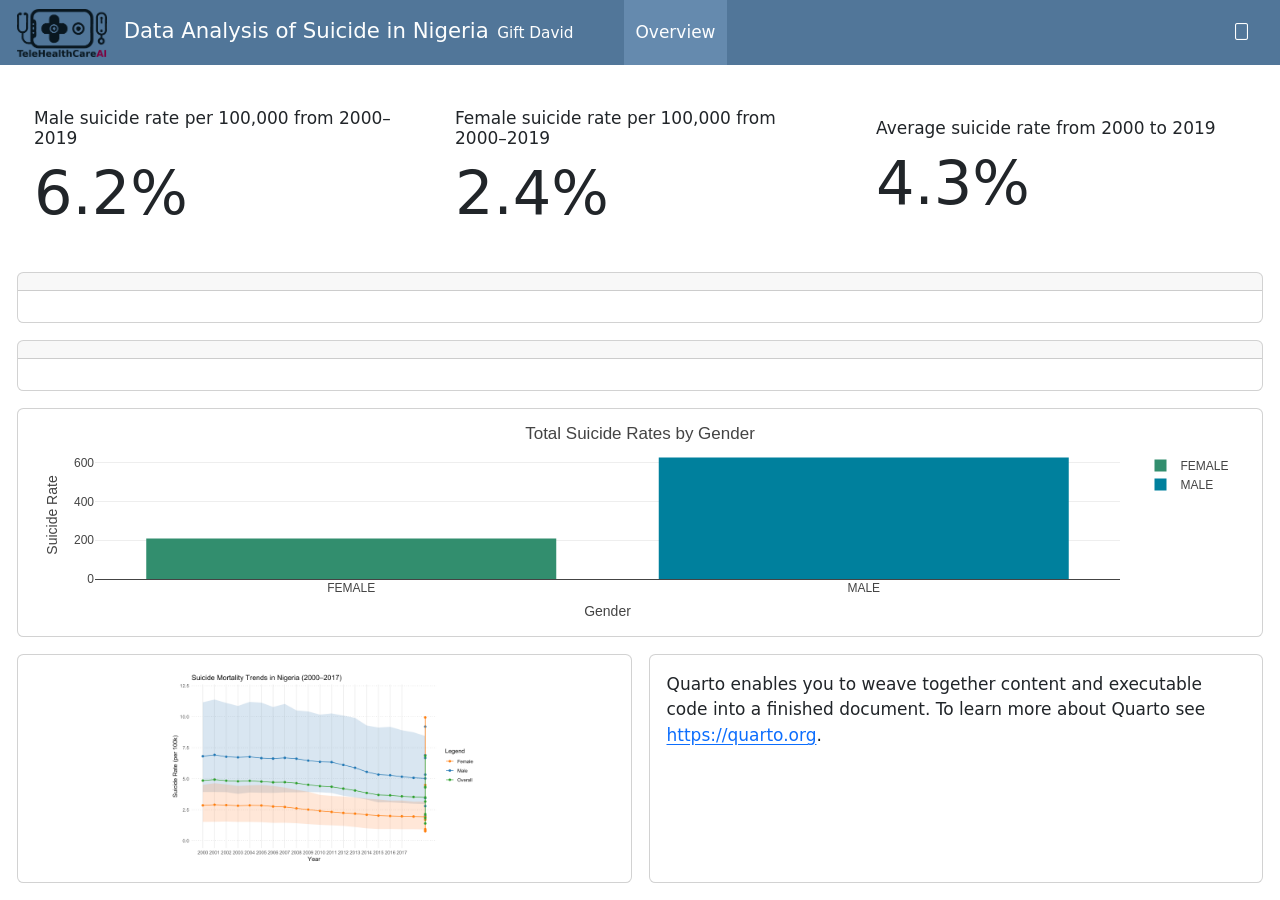
<file: index.html>
<!DOCTYPE html>
<html xmlns="http://www.w3.org/1999/xhtml" lang="en" xml:lang="en"><head>

<meta charset="utf-8">
<meta name="generator" content="quarto-1.7.31">

<meta name="viewport" content="width=device-width, initial-scale=1.0, user-scalable=yes">

<meta name="author" content="Gift David">

<title>Data Analysis of Suicide in Nigeria</title>
<style>
code{white-space: pre-wrap;}
span.smallcaps{font-variant: small-caps;}
div.columns{display: flex; gap: min(4vw, 1.5em);}
div.column{flex: auto; overflow-x: auto;}
div.hanging-indent{margin-left: 1.5em; text-indent: -1.5em;}
ul.task-list{list-style: none;}
ul.task-list li input[type="checkbox"] {
  width: 0.8em;
  margin: 0 0.8em 0.2em -1em; /* quarto-specific, see https://github.com/quarto-dev/quarto-cli/issues/4556 */ 
  vertical-align: middle;
}
</style>


<script src="index_files/libs/clipboard/clipboard.min.js"></script>
<script src="index_files/libs/quarto-html/quarto.js" type="module"></script>
<script src="index_files/libs/quarto-html/tabsets/tabsets.js" type="module"></script>
<script src="index_files/libs/quarto-html/popper.min.js"></script>
<script src="index_files/libs/quarto-html/tippy.umd.min.js"></script>
<script src="index_files/libs/quarto-html/anchor.min.js"></script>
<link href="index_files/libs/quarto-html/tippy.css" rel="stylesheet">
<link href="index_files/libs/quarto-html/quarto-syntax-highlighting-e1a5c8363afafaef2c763b6775fbf3ca.css" rel="stylesheet" class="quarto-color-scheme" id="quarto-text-highlighting-styles">
<link href="index_files/libs/quarto-html/quarto-syntax-highlighting-dark-8ef56b68f8fa1e9d2ba328e99e439f80.css" rel="stylesheet" class="quarto-color-scheme quarto-color-alternate" id="quarto-text-highlighting-styles">
<link href="index_files/libs/quarto-html/quarto-syntax-highlighting-e1a5c8363afafaef2c763b6775fbf3ca.css" rel="stylesheet" class="quarto-color-scheme-extra" id="quarto-text-highlighting-styles">
<script src="index_files/libs/bootstrap/bootstrap.min.js"></script>
<link href="index_files/libs/bootstrap/bootstrap-icons.css" rel="stylesheet">
<link href="index_files/libs/bootstrap/bootstrap-b7bd2291ddbeaabe396b4d601b8ded31.min.css" rel="stylesheet" append-hash="true" class="quarto-color-scheme" id="quarto-bootstrap" data-mode="light">
<link href="index_files/libs/bootstrap/bootstrap-dark-b7bd2291ddbeaabe396b4d601b8ded31.min.css" rel="stylesheet" append-hash="true" class="quarto-color-scheme quarto-color-alternate" id="quarto-bootstrap" data-mode="light">
<link href="index_files/libs/bootstrap/bootstrap-b7bd2291ddbeaabe396b4d601b8ded31.min.css" rel="stylesheet" append-hash="true" class="quarto-color-scheme-extra" id="quarto-bootstrap" data-mode="light">
<script src="index_files/libs/quarto-dashboard/quarto-dashboard.js"></script>
<script src="index_files/libs/quarto-dashboard/stickythead.js"></script>



<script src="index_files/libs/quarto-dashboard/web-components.js" type="module"></script>
<script src="index_files/libs/quarto-dashboard/components.js"></script>

<link href="index_files/libs/htmltools-fill-0.5.8.1/fill.css" rel="stylesheet">
<script src="index_files/libs/bslib-component-js-0.9.0/components.min.js"></script>
<script src="index_files/libs/bslib-component-js-0.9.0/web-components.min.js" type="module"></script>
<link href="index_files/libs/bslib-component-css-0.9.0/components.css" rel="stylesheet">
<script src="index_files/libs/bslib-tag-require-0.9.0/tag-require.js"></script>
<script src="index_files/libs/htmlwidgets-1.6.4/htmlwidgets.js"></script>
<script src="index_files/libs/plotly-binding-4.11.0/plotly.js"></script>
<script src="index_files/libs/typedarray-0.1/typedarray.min.js"></script>
<script src="index_files/libs/jquery-3.5.1/jquery.min.js"></script>
<link href="index_files/libs/crosstalk-1.2.1/css/crosstalk.min.css" rel="stylesheet">
<script src="index_files/libs/crosstalk-1.2.1/js/crosstalk.min.js"></script>
<link href="index_files/libs/plotly-htmlwidgets-css-2.11.1/plotly-htmlwidgets.css" rel="stylesheet">
<script src="index_files/libs/plotly-main-2.11.1/plotly-latest.min.js"></script>


</head>

<body class="quarto-dashboard dashboard-fill fullcontent quarto-light">

<header id="quarto-dashboard-header">
<nav class="navbar navbar-expand-md slim" data-bs-theme="dark">
  <div class="navbar-container container-fluid">
    <button class="navbar-toggler" type="button" data-bs-toggle="collapse" data-bs-target="#dashboard-collapse" aria-controls="dashboard-collapse" aria-expanded="false" aria-label="Toggle navigation">
      <span class="navbar-toggler-icon"></span>
    </button>    


    <div class="navbar-brand-container">       
    <a href="#"><img src="dashboard/assets/images/thcai-logo.png" alt="" class="navbar-logo d-inline-block"></a>
      <div class="navbar-title">
        <div class="navbar-title-text"><a href="#">Data Analysis of Suicide in Nigeria</a></div>
        
        <div class="navbar-author">Gift David</div>
      </div>
    </div>
<div id="dashboard-collapse" class="navbar-collapse collapse"><ul class="navbar-nav navbar-nav-scroll me-auto" role="tablist"><li class="nav-item" role="presentation"><a id="tab-overview" class="nav-link active" data-bs-toggle="tab" role="tab" data-bs-target="#overview" data-scrolling="false" href="#overview" aria-controls="overview" aria-selected="true"><span class="nav-link-text">Overview</span></a></li></ul><div class="quarto-dashboard-links"><a class="quarto-dashboard-link" href="https://docs.google.com/document/d/15hE46jFvj5pnw4lbcJsg3NOOu0spqng-XktD4CuAUO4/edit?usp=sharing" title="report"><i class="bi bi-file"></i></a></div></div></div>
</nav>
</header>
<div class="page-layout-custom quarto-dashboard-content bslib-gap-spacing html-fill-container bslib-page-fill quarto-dashboard-pages">  

<div class="bslib-grid-item html-fill-item tab-content bslib-grid" data-layout="fill" style="display: grid; grid-template-rows: minmax(3em, 1fr); grid-auto-columns: minmax(0, 1fr);">
<div id="overview" class="dashboard-page tab-pane show active html-fill-item html-fill-container" data-orientation="rows" aria-labelledby="tab-overview">
<div class="html-fill-item html-fill-container bslib-grid" style="display: grid; grid-template-rows: minmax(3em, max-content) minmax(3em, max-content) minmax(3em, max-content) minmax(3em, 1fr) minmax(3em, 1fr); grid-auto-columns: minmax(0, 1fr);">
<div class="html-fill-item html-fill-container bslib-grid" style="display: grid; grid-template-columns: minmax(3em, 1fr) minmax(3em, 1fr) minmax(3em, 1fr);
grid-auto-rows: minmax(0, 1fr);">
<div class="card bslib-card bslib-mb-spacing html-fill-item html-fill-container bslib-value-box default" color="#F5F5F5" data-bslib-card-init="" data-require-bs-caller="card()" data-require-bs-version="5 5" icon="gender-male" data-full-screen="false">
<div class="card-body bslib-gap-spacing html-fill-item html-fill-container" style="margin-top:auto;margin-bottom:auto;flex:1 1 auto;">
<div class="value-box-area html-fill-item html-fill-container">
<p class="value-box-title">Male suicide rate per 100,000 from 2000–2019</p>
<p class="value-box-value">6.2%</p>
</div>
</div>
<script data-bslib-card-init="">bslib.Card.initializeAllCards();</script>
<bslib-tooltip placement="auto" bsoptions="[]" data-require-bs-version="5" data-require-bs-caller="tooltip()">
    <template>Expand</template>
    <span class="bslib-full-screen-enter badge rounded-pill">
        <svg xmlns="http://www.w3.org/2000/svg" viewbox="0 0 24 24" style="height:1em;width:1em;" aria-hidden="true" role="img"><path d="M20 5C20 4.4 19.6 4 19 4H13C12.4 4 12 3.6 12 3C12 2.4 12.4 2 13 2H21C21.6 2 22 2.4 22 3V11C22 11.6 21.6 12 21 12C20.4 12 20 11.6 20 11V5ZM4 19C4 19.6 4.4 20 5 20H11C11.6 20 12 20.4 12 21C12 21.6 11.6 22 11 22H3C2.4 22 2 21.6 2 21V13C2 12.4 2.4 12 3 12C3.6 12 4 12.4 4 13V19Z"></path></svg>
    </span>
</bslib-tooltip><script data-bslib-card-init="">bslib.Card.initializeAllCards();</script></div><div class="card bslib-card bslib-mb-spacing html-fill-item html-fill-container bslib-value-box default" color="#FFA725" data-bslib-card-init="" data-require-bs-caller="card()" data-require-bs-version="5 5" icon="gender-female" data-full-screen="false">
<div class="card-body bslib-gap-spacing html-fill-item html-fill-container" style="margin-top:auto;margin-bottom:auto;flex:1 1 auto;">
<div class="value-box-area html-fill-item html-fill-container">
<p class="value-box-title">Female suicide rate per 100,000 from 2000–2019</p>
<p class="value-box-value">2.4%</p>
</div>
</div>
<script data-bslib-card-init="">bslib.Card.initializeAllCards();</script>
<bslib-tooltip placement="auto" bsoptions="[]" data-require-bs-version="5" data-require-bs-caller="tooltip()">
    <template>Expand</template>
    <span class="bslib-full-screen-enter badge rounded-pill">
        <svg xmlns="http://www.w3.org/2000/svg" viewbox="0 0 24 24" style="height:1em;width:1em;" aria-hidden="true" role="img"><path d="M20 5C20 4.4 19.6 4 19 4H13C12.4 4 12 3.6 12 3C12 2.4 12.4 2 13 2H21C21.6 2 22 2.4 22 3V11C22 11.6 21.6 12 21 12C20.4 12 20 11.6 20 11V5ZM4 19C4 19.6 4.4 20 5 20H11C11.6 20 12 20.4 12 21C12 21.6 11.6 22 11 22H3C2.4 22 2 21.6 2 21V13C2 12.4 2.4 12 3 12C3.6 12 4 12.4 4 13V19Z"></path></svg>
    </span>
</bslib-tooltip><script data-bslib-card-init="">bslib.Card.initializeAllCards();</script></div><div class="card bslib-card bslib-mb-spacing html-fill-item html-fill-container bslib-value-box default" color="#F5F5F5" data-bslib-card-init="" data-require-bs-caller="card()" data-require-bs-version="5 5" icon="people" data-full-screen="false">
<div class="card-body bslib-gap-spacing html-fill-item html-fill-container" style="margin-top:auto;margin-bottom:auto;flex:1 1 auto;">
<div class="value-box-area html-fill-item html-fill-container">
<p class="value-box-title">Average suicide rate from 2000 to 2019</p>
<p class="value-box-value">4.3%</p>
</div>
</div>
<script data-bslib-card-init="">bslib.Card.initializeAllCards();</script>
<bslib-tooltip placement="auto" bsoptions="[]" data-require-bs-version="5" data-require-bs-caller="tooltip()">
    <template>Expand</template>
    <span class="bslib-full-screen-enter badge rounded-pill">
        <svg xmlns="http://www.w3.org/2000/svg" viewbox="0 0 24 24" style="height:1em;width:1em;" aria-hidden="true" role="img"><path d="M20 5C20 4.4 19.6 4 19 4H13C12.4 4 12 3.6 12 3C12 2.4 12.4 2 13 2H21C21.6 2 22 2.4 22 3V11C22 11.6 21.6 12 21 12C20.4 12 20 11.6 20 11V5ZM4 19C4 19.6 4.4 20 5 20H11C11.6 20 12 20.4 12 21C12 21.6 11.6 22 11 22H3C2.4 22 2 21.6 2 21V13C2 12.4 2.4 12 3 12C3.6 12 4 12.4 4 13V19Z"></path></svg>
    </span>
</bslib-tooltip><script data-bslib-card-init="">bslib.Card.initializeAllCards();</script></div>
</div>
<div class="html-fill-item html-fill-container bslib-grid" style="display: grid; grid-template-columns: minmax(3em, 1fr);
grid-auto-rows: minmax(0, 1fr);">
<div class="card tabset html-fill-item html-fill-container bslib-card" data-bslib-card-init="" data-require-bs-caller="card()" data-full-screen="false">
<div class="card-header dashboard-card-no-title bslib-navs-card-title">

<ul class="nav nav-tabs card-header-tabs" role="tablist" data-tabsetid="card-tabset-4"></ul></div>
<div class="tab-content html-fill-item html-fill-container" data-tabset-id="card-tabset-4"></div><bslib-tooltip placement="auto" bsoptions="[]" data-require-bs-version="5" data-require-bs-caller="tooltip()">
    <template>Expand</template>
    <span class="bslib-full-screen-enter badge rounded-pill">
        <svg xmlns="http://www.w3.org/2000/svg" viewbox="0 0 24 24" style="height:1em;width:1em;" aria-hidden="true" role="img"><path d="M20 5C20 4.4 19.6 4 19 4H13C12.4 4 12 3.6 12 3C12 2.4 12.4 2 13 2H21C21.6 2 22 2.4 22 3V11C22 11.6 21.6 12 21 12C20.4 12 20 11.6 20 11V5ZM4 19C4 19.6 4.4 20 5 20H11C11.6 20 12 20.4 12 21C12 21.6 11.6 22 11 22H3C2.4 22 2 21.6 2 21V13C2 12.4 2.4 12 3 12C3.6 12 4 12.4 4 13V19Z"></path></svg>
    </span>
</bslib-tooltip><script data-bslib-card-init="">bslib.Card.initializeAllCards();</script></div>
</div>
<div class="html-fill-item html-fill-container bslib-grid" style="display: grid; grid-template-columns: minmax(3em, 1fr);
grid-auto-rows: minmax(0, 1fr);">
<div class="card tabset html-fill-item html-fill-container bslib-card" data-bslib-card-init="" data-require-bs-caller="card()" data-full-screen="false">
<div class="card-header dashboard-card-no-title bslib-navs-card-title">

<ul class="nav nav-tabs card-header-tabs" role="tablist" data-tabsetid="card-tabset-5"></ul></div>
<div class="tab-content html-fill-item html-fill-container" data-tabset-id="card-tabset-5"></div><bslib-tooltip placement="auto" bsoptions="[]" data-require-bs-version="5" data-require-bs-caller="tooltip()">
    <template>Expand</template>
    <span class="bslib-full-screen-enter badge rounded-pill">
        <svg xmlns="http://www.w3.org/2000/svg" viewbox="0 0 24 24" style="height:1em;width:1em;" aria-hidden="true" role="img"><path d="M20 5C20 4.4 19.6 4 19 4H13C12.4 4 12 3.6 12 3C12 2.4 12.4 2 13 2H21C21.6 2 22 2.4 22 3V11C22 11.6 21.6 12 21 12C20.4 12 20 11.6 20 11V5ZM4 19C4 19.6 4.4 20 5 20H11C11.6 20 12 20.4 12 21C12 21.6 11.6 22 11 22H3C2.4 22 2 21.6 2 21V13C2 12.4 2.4 12 3 12C3.6 12 4 12.4 4 13V19Z"></path></svg>
    </span>
</bslib-tooltip><script data-bslib-card-init="">bslib.Card.initializeAllCards();</script></div>
</div>
<div class="html-fill-item html-fill-container bslib-grid" style="display: grid; grid-template-columns: minmax(3em, 1fr);
grid-auto-rows: minmax(0, 1fr);">
<div class="card cell html-fill-item html-fill-container bslib-card" data-bslib-card-init="" data-require-bs-caller="card()" data-full-screen="false">
<div class="card-body html-fill-item html-fill-container">
<div class="cell-output-display html-fill-item html-fill-container">
<div class="plotly html-widget html-fill-item html-fill-container" id="htmlwidget-cb880739da18d3e6041a" style="width:100%;height:406px;"></div>
<script type="application/json" data-for="htmlwidget-cb880739da18d3e6041a">{"x":{"visdat":{"10a4f7b0bace4":["function () ","plotlyVisDat"]},"cur_data":"10a4f7b0bace4","attrs":{"10a4f7b0bace4":{"x":{},"y":{},"color":{},"colors":["#00809D","#328E6E"],"alpha_stroke":1,"sizes":[10,100],"spans":[1,20],"type":"bar"}},"layout":{"margin":{"b":40,"l":60,"t":25,"r":10},"title":"Total Suicide Rates by Gender","xaxis":{"domain":[0,1],"automargin":true,"title":"Gender","type":"category","categoryorder":"array","categoryarray":["FEMALE","MALE"]},"yaxis":{"domain":[0,1],"automargin":true,"title":"Suicide Rate"},"hovermode":"closest","showlegend":true},"source":"A","config":{"modeBarButtonsToAdd":["hoverclosest","hovercompare"],"showSendToCloud":false},"data":[{"x":["FEMALE"],"y":[208.64000000000001],"type":"bar","name":"FEMALE","marker":{"color":"rgba(50,142,110,1)","line":{"color":"rgba(50,142,110,1)"}},"textfont":{"color":"rgba(50,142,110,1)"},"error_y":{"color":"rgba(50,142,110,1)"},"error_x":{"color":"rgba(50,142,110,1)"},"xaxis":"x","yaxis":"y","frame":null},{"x":["MALE"],"y":[628.15999999999997],"type":"bar","name":"MALE","marker":{"color":"rgba(0,128,157,1)","line":{"color":"rgba(0,128,157,1)"}},"textfont":{"color":"rgba(0,128,157,1)"},"error_y":{"color":"rgba(0,128,157,1)"},"error_x":{"color":"rgba(0,128,157,1)"},"xaxis":"x","yaxis":"y","frame":null}],"highlight":{"on":"plotly_click","persistent":false,"dynamic":false,"selectize":false,"opacityDim":0.20000000000000001,"selected":{"opacity":1},"debounce":0},"shinyEvents":["plotly_hover","plotly_click","plotly_selected","plotly_relayout","plotly_brushed","plotly_brushing","plotly_clickannotation","plotly_doubleclick","plotly_deselect","plotly_afterplot","plotly_sunburstclick"],"base_url":"https://plot.ly"},"evals":[],"jsHooks":[]}</script>
</div>
</div>
<bslib-tooltip placement="auto" bsoptions="[]" data-require-bs-version="5" data-require-bs-caller="tooltip()">
    <template>Expand</template>
    <span class="bslib-full-screen-enter badge rounded-pill">
        <svg xmlns="http://www.w3.org/2000/svg" viewbox="0 0 24 24" style="height:1em;width:1em;" aria-hidden="true" role="img"><path d="M20 5C20 4.4 19.6 4 19 4H13C12.4 4 12 3.6 12 3C12 2.4 12.4 2 13 2H21C21.6 2 22 2.4 22 3V11C22 11.6 21.6 12 21 12C20.4 12 20 11.6 20 11V5ZM4 19C4 19.6 4.4 20 5 20H11C11.6 20 12 20.4 12 21C12 21.6 11.6 22 11 22H3C2.4 22 2 21.6 2 21V13C2 12.4 2.4 12 3 12C3.6 12 4 12.4 4 13V19Z"></path></svg>
    </span>
</bslib-tooltip><script data-bslib-card-init="">bslib.Card.initializeAllCards();</script></div>
</div>
<div class="html-fill-item html-fill-container bslib-grid" style="display: grid; grid-template-columns: minmax(3em, 1fr) minmax(3em, 1fr);
grid-auto-rows: minmax(0, 1fr);">
<div class="card cell html-fill-item html-fill-container bslib-card" data-bslib-card-init="" data-require-bs-caller="card()" data-full-screen="false">
<div class="card-body html-fill-item html-fill-container">
<div class="cell-output-display html-fill-item html-fill-container">
<img src="index_files/figure-html/unnamed-chunk-19-1.png" class="img-fluid quarto-dashboard-img-contain">
</div>
</div>
<bslib-tooltip placement="auto" bsoptions="[]" data-require-bs-version="5" data-require-bs-caller="tooltip()">
    <template>Expand</template>
    <span class="bslib-full-screen-enter badge rounded-pill">
        <svg xmlns="http://www.w3.org/2000/svg" viewbox="0 0 24 24" style="height:1em;width:1em;" aria-hidden="true" role="img"><path d="M20 5C20 4.4 19.6 4 19 4H13C12.4 4 12 3.6 12 3C12 2.4 12.4 2 13 2H21C21.6 2 22 2.4 22 3V11C22 11.6 21.6 12 21 12C20.4 12 20 11.6 20 11V5ZM4 19C4 19.6 4.4 20 5 20H11C11.6 20 12 20.4 12 21C12 21.6 11.6 22 11 22H3C2.4 22 2 21.6 2 21V13C2 12.4 2.4 12 3 12C3.6 12 4 12.4 4 13V19Z"></path></svg>
    </span>
</bslib-tooltip><script data-bslib-card-init="">bslib.Card.initializeAllCards();</script></div><div class="card html-fill-item html-fill-container bslib-card" data-fill="false" data-bslib-card-init="" data-require-bs-caller="card()" data-full-screen="false">
<div class="card-body html-fill-item html-fill-container">
<p>Quarto enables you to weave together content and executable code into a finished document. To learn more about Quarto see <a href="https://quarto.org" class="uri">https://quarto.org</a>.</p>
</div>
<bslib-tooltip placement="auto" bsoptions="[]" data-require-bs-version="5" data-require-bs-caller="tooltip()">
    <template>Expand</template>
    <span class="bslib-full-screen-enter badge rounded-pill">
        <svg xmlns="http://www.w3.org/2000/svg" viewbox="0 0 24 24" style="height:1em;width:1em;" aria-hidden="true" role="img"><path d="M20 5C20 4.4 19.6 4 19 4H13C12.4 4 12 3.6 12 3C12 2.4 12.4 2 13 2H21C21.6 2 22 2.4 22 3V11C22 11.6 21.6 12 21 12C20.4 12 20 11.6 20 11V5ZM4 19C4 19.6 4.4 20 5 20H11C11.6 20 12 20.4 12 21C12 21.6 11.6 22 11 22H3C2.4 22 2 21.6 2 21V13C2 12.4 2.4 12 3 12C3.6 12 4 12.4 4 13V19Z"></path></svg>
    </span>
</bslib-tooltip><script data-bslib-card-init="">bslib.Card.initializeAllCards();</script></div><div id="3ade8a4a-fb1d-4a6c-8409-ac45482d5fc9" class="hidden html-fill-item html-fill-container">

</div>
</div>
</div>
</div>
</div>


<script id="quarto-html-after-body" type="application/javascript">
  window.document.addEventListener("DOMContentLoaded", function (event) {
    const icon = "";
    const anchorJS = new window.AnchorJS();
    anchorJS.options = {
      placement: 'right',
      icon: icon
    };
    anchorJS.add('.anchored');
    const isCodeAnnotation = (el) => {
      for (const clz of el.classList) {
        if (clz.startsWith('code-annotation-')) {                     
          return true;
        }
      }
      return false;
    }
    const onCopySuccess = function(e) {
      // button target
      const button = e.trigger;
      // don't keep focus
      button.blur();
      // flash "checked"
      button.classList.add('code-copy-button-checked');
      var currentTitle = button.getAttribute("title");
      button.setAttribute("title", "Copied!");
      let tooltip;
      if (window.bootstrap) {
        button.setAttribute("data-bs-toggle", "tooltip");
        button.setAttribute("data-bs-placement", "left");
        button.setAttribute("data-bs-title", "Copied!");
        tooltip = new bootstrap.Tooltip(button, 
          { trigger: "manual", 
            customClass: "code-copy-button-tooltip",
            offset: [0, -8]});
        tooltip.show();    
      }
      setTimeout(function() {
        if (tooltip) {
          tooltip.hide();
          button.removeAttribute("data-bs-title");
          button.removeAttribute("data-bs-toggle");
          button.removeAttribute("data-bs-placement");
        }
        button.setAttribute("title", currentTitle);
        button.classList.remove('code-copy-button-checked');
      }, 1000);
      // clear code selection
      e.clearSelection();
    }
    const getTextToCopy = function(trigger) {
        const codeEl = trigger.previousElementSibling.cloneNode(true);
        for (const childEl of codeEl.children) {
          if (isCodeAnnotation(childEl)) {
            childEl.remove();
          }
        }
        return codeEl.innerText;
    }
    const clipboard = new window.ClipboardJS('.code-copy-button:not([data-in-quarto-modal])', {
      text: getTextToCopy
    });
    clipboard.on('success', onCopySuccess);
    if (window.document.getElementById('quarto-embedded-source-code-modal')) {
      const clipboardModal = new window.ClipboardJS('.code-copy-button[data-in-quarto-modal]', {
        text: getTextToCopy,
        container: window.document.getElementById('quarto-embedded-source-code-modal')
      });
      clipboardModal.on('success', onCopySuccess);
    }
      var localhostRegex = new RegExp(/^(?:http|https):\/\/localhost\:?[0-9]*\//);
      var mailtoRegex = new RegExp(/^mailto:/);
        var filterRegex = new RegExp('/' + window.location.host + '/');
      var isInternal = (href) => {
          return filterRegex.test(href) || localhostRegex.test(href) || mailtoRegex.test(href);
      }
      // Inspect non-navigation links and adorn them if external
     var links = window.document.querySelectorAll('a[href]:not(.nav-link):not(.navbar-brand):not(.toc-action):not(.sidebar-link):not(.sidebar-item-toggle):not(.pagination-link):not(.no-external):not([aria-hidden]):not(.dropdown-item):not(.quarto-navigation-tool):not(.about-link)');
      for (var i=0; i<links.length; i++) {
        const link = links[i];
        if (!isInternal(link.href)) {
          // undo the damage that might have been done by quarto-nav.js in the case of
          // links that we want to consider external
          if (link.dataset.originalHref !== undefined) {
            link.href = link.dataset.originalHref;
          }
        }
      }
    function tippyHover(el, contentFn, onTriggerFn, onUntriggerFn) {
      const config = {
        allowHTML: true,
        maxWidth: 500,
        delay: 100,
        arrow: false,
        appendTo: function(el) {
            return el.parentElement;
        },
        interactive: true,
        interactiveBorder: 10,
        theme: 'quarto',
        placement: 'bottom-start',
      };
      if (contentFn) {
        config.content = contentFn;
      }
      if (onTriggerFn) {
        config.onTrigger = onTriggerFn;
      }
      if (onUntriggerFn) {
        config.onUntrigger = onUntriggerFn;
      }
      window.tippy(el, config); 
    }
    const noterefs = window.document.querySelectorAll('a[role="doc-noteref"]');
    for (var i=0; i<noterefs.length; i++) {
      const ref = noterefs[i];
      tippyHover(ref, function() {
        // use id or data attribute instead here
        let href = ref.getAttribute('data-footnote-href') || ref.getAttribute('href');
        try { href = new URL(href).hash; } catch {}
        const id = href.replace(/^#\/?/, "");
        const note = window.document.getElementById(id);
        if (note) {
          return note.innerHTML;
        } else {
          return "";
        }
      });
    }
    const xrefs = window.document.querySelectorAll('a.quarto-xref');
    const processXRef = (id, note) => {
      // Strip column container classes
      const stripColumnClz = (el) => {
        el.classList.remove("page-full", "page-columns");
        if (el.children) {
          for (const child of el.children) {
            stripColumnClz(child);
          }
        }
      }
      stripColumnClz(note)
      if (id === null || id.startsWith('sec-')) {
        // Special case sections, only their first couple elements
        const container = document.createElement("div");
        if (note.children && note.children.length > 2) {
          container.appendChild(note.children[0].cloneNode(true));
          for (let i = 1; i < note.children.length; i++) {
            const child = note.children[i];
            if (child.tagName === "P" && child.innerText === "") {
              continue;
            } else {
              container.appendChild(child.cloneNode(true));
              break;
            }
          }
          if (window.Quarto?.typesetMath) {
            window.Quarto.typesetMath(container);
          }
          return container.innerHTML
        } else {
          if (window.Quarto?.typesetMath) {
            window.Quarto.typesetMath(note);
          }
          return note.innerHTML;
        }
      } else {
        // Remove any anchor links if they are present
        const anchorLink = note.querySelector('a.anchorjs-link');
        if (anchorLink) {
          anchorLink.remove();
        }
        if (window.Quarto?.typesetMath) {
          window.Quarto.typesetMath(note);
        }
        if (note.classList.contains("callout")) {
          return note.outerHTML;
        } else {
          return note.innerHTML;
        }
      }
    }
    for (var i=0; i<xrefs.length; i++) {
      const xref = xrefs[i];
      tippyHover(xref, undefined, function(instance) {
        instance.disable();
        let url = xref.getAttribute('href');
        let hash = undefined; 
        if (url.startsWith('#')) {
          hash = url;
        } else {
          try { hash = new URL(url).hash; } catch {}
        }
        if (hash) {
          const id = hash.replace(/^#\/?/, "");
          const note = window.document.getElementById(id);
          if (note !== null) {
            try {
              const html = processXRef(id, note.cloneNode(true));
              instance.setContent(html);
            } finally {
              instance.enable();
              instance.show();
            }
          } else {
            // See if we can fetch this
            fetch(url.split('#')[0])
            .then(res => res.text())
            .then(html => {
              const parser = new DOMParser();
              const htmlDoc = parser.parseFromString(html, "text/html");
              const note = htmlDoc.getElementById(id);
              if (note !== null) {
                const html = processXRef(id, note);
                instance.setContent(html);
              } 
            }).finally(() => {
              instance.enable();
              instance.show();
            });
          }
        } else {
          // See if we can fetch a full url (with no hash to target)
          // This is a special case and we should probably do some content thinning / targeting
          fetch(url)
          .then(res => res.text())
          .then(html => {
            const parser = new DOMParser();
            const htmlDoc = parser.parseFromString(html, "text/html");
            const note = htmlDoc.querySelector('main.content');
            if (note !== null) {
              // This should only happen for chapter cross references
              // (since there is no id in the URL)
              // remove the first header
              if (note.children.length > 0 && note.children[0].tagName === "HEADER") {
                note.children[0].remove();
              }
              const html = processXRef(null, note);
              instance.setContent(html);
            } 
          }).finally(() => {
            instance.enable();
            instance.show();
          });
        }
      }, function(instance) {
      });
    }
        let selectedAnnoteEl;
        const selectorForAnnotation = ( cell, annotation) => {
          let cellAttr = 'data-code-cell="' + cell + '"';
          let lineAttr = 'data-code-annotation="' +  annotation + '"';
          const selector = 'span[' + cellAttr + '][' + lineAttr + ']';
          return selector;
        }
        const selectCodeLines = (annoteEl) => {
          const doc = window.document;
          const targetCell = annoteEl.getAttribute("data-target-cell");
          const targetAnnotation = annoteEl.getAttribute("data-target-annotation");
          const annoteSpan = window.document.querySelector(selectorForAnnotation(targetCell, targetAnnotation));
          const lines = annoteSpan.getAttribute("data-code-lines").split(",");
          const lineIds = lines.map((line) => {
            return targetCell + "-" + line;
          })
          let top = null;
          let height = null;
          let parent = null;
          if (lineIds.length > 0) {
              //compute the position of the single el (top and bottom and make a div)
              const el = window.document.getElementById(lineIds[0]);
              top = el.offsetTop;
              height = el.offsetHeight;
              parent = el.parentElement.parentElement;
            if (lineIds.length > 1) {
              const lastEl = window.document.getElementById(lineIds[lineIds.length - 1]);
              const bottom = lastEl.offsetTop + lastEl.offsetHeight;
              height = bottom - top;
            }
            if (top !== null && height !== null && parent !== null) {
              // cook up a div (if necessary) and position it 
              let div = window.document.getElementById("code-annotation-line-highlight");
              if (div === null) {
                div = window.document.createElement("div");
                div.setAttribute("id", "code-annotation-line-highlight");
                div.style.position = 'absolute';
                parent.appendChild(div);
              }
              div.style.top = top - 2 + "px";
              div.style.height = height + 4 + "px";
              div.style.left = 0;
              let gutterDiv = window.document.getElementById("code-annotation-line-highlight-gutter");
              if (gutterDiv === null) {
                gutterDiv = window.document.createElement("div");
                gutterDiv.setAttribute("id", "code-annotation-line-highlight-gutter");
                gutterDiv.style.position = 'absolute';
                const codeCell = window.document.getElementById(targetCell);
                const gutter = codeCell.querySelector('.code-annotation-gutter');
                gutter.appendChild(gutterDiv);
              }
              gutterDiv.style.top = top - 2 + "px";
              gutterDiv.style.height = height + 4 + "px";
            }
            selectedAnnoteEl = annoteEl;
          }
        };
        const unselectCodeLines = () => {
          const elementsIds = ["code-annotation-line-highlight", "code-annotation-line-highlight-gutter"];
          elementsIds.forEach((elId) => {
            const div = window.document.getElementById(elId);
            if (div) {
              div.remove();
            }
          });
          selectedAnnoteEl = undefined;
        };
          // Handle positioning of the toggle
      window.addEventListener(
        "resize",
        throttle(() => {
          elRect = undefined;
          if (selectedAnnoteEl) {
            selectCodeLines(selectedAnnoteEl);
          }
        }, 10)
      );
      function throttle(fn, ms) {
      let throttle = false;
      let timer;
        return (...args) => {
          if(!throttle) { // first call gets through
              fn.apply(this, args);
              throttle = true;
          } else { // all the others get throttled
              if(timer) clearTimeout(timer); // cancel #2
              timer = setTimeout(() => {
                fn.apply(this, args);
                timer = throttle = false;
              }, ms);
          }
        };
      }
        // Attach click handler to the DT
        const annoteDls = window.document.querySelectorAll('dt[data-target-cell]');
        for (const annoteDlNode of annoteDls) {
          annoteDlNode.addEventListener('click', (event) => {
            const clickedEl = event.target;
            if (clickedEl !== selectedAnnoteEl) {
              unselectCodeLines();
              const activeEl = window.document.querySelector('dt[data-target-cell].code-annotation-active');
              if (activeEl) {
                activeEl.classList.remove('code-annotation-active');
              }
              selectCodeLines(clickedEl);
              clickedEl.classList.add('code-annotation-active');
            } else {
              // Unselect the line
              unselectCodeLines();
              clickedEl.classList.remove('code-annotation-active');
            }
          });
        }
    const findCites = (el) => {
      const parentEl = el.parentElement;
      if (parentEl) {
        const cites = parentEl.dataset.cites;
        if (cites) {
          return {
            el,
            cites: cites.split(' ')
          };
        } else {
          return findCites(el.parentElement)
        }
      } else {
        return undefined;
      }
    };
    var bibliorefs = window.document.querySelectorAll('a[role="doc-biblioref"]');
    for (var i=0; i<bibliorefs.length; i++) {
      const ref = bibliorefs[i];
      const citeInfo = findCites(ref);
      if (citeInfo) {
        tippyHover(citeInfo.el, function() {
          var popup = window.document.createElement('div');
          citeInfo.cites.forEach(function(cite) {
            var citeDiv = window.document.createElement('div');
            citeDiv.classList.add('hanging-indent');
            citeDiv.classList.add('csl-entry');
            var biblioDiv = window.document.getElementById('ref-' + cite);
            if (biblioDiv) {
              citeDiv.innerHTML = biblioDiv.innerHTML;
            }
            popup.appendChild(citeDiv);
          });
          return popup.innerHTML;
        });
      }
    }
  });
  </script>
</div> <!-- /container fluid -->

<script type="application/javascript">
window.document.addEventListener("DOMContentLoaded", function (_event) {
  if (window.bslib.Card) {
    window.bslib.Card.initializeAllCards();
  }
}); 
</script>
  



</body></html>
</file>
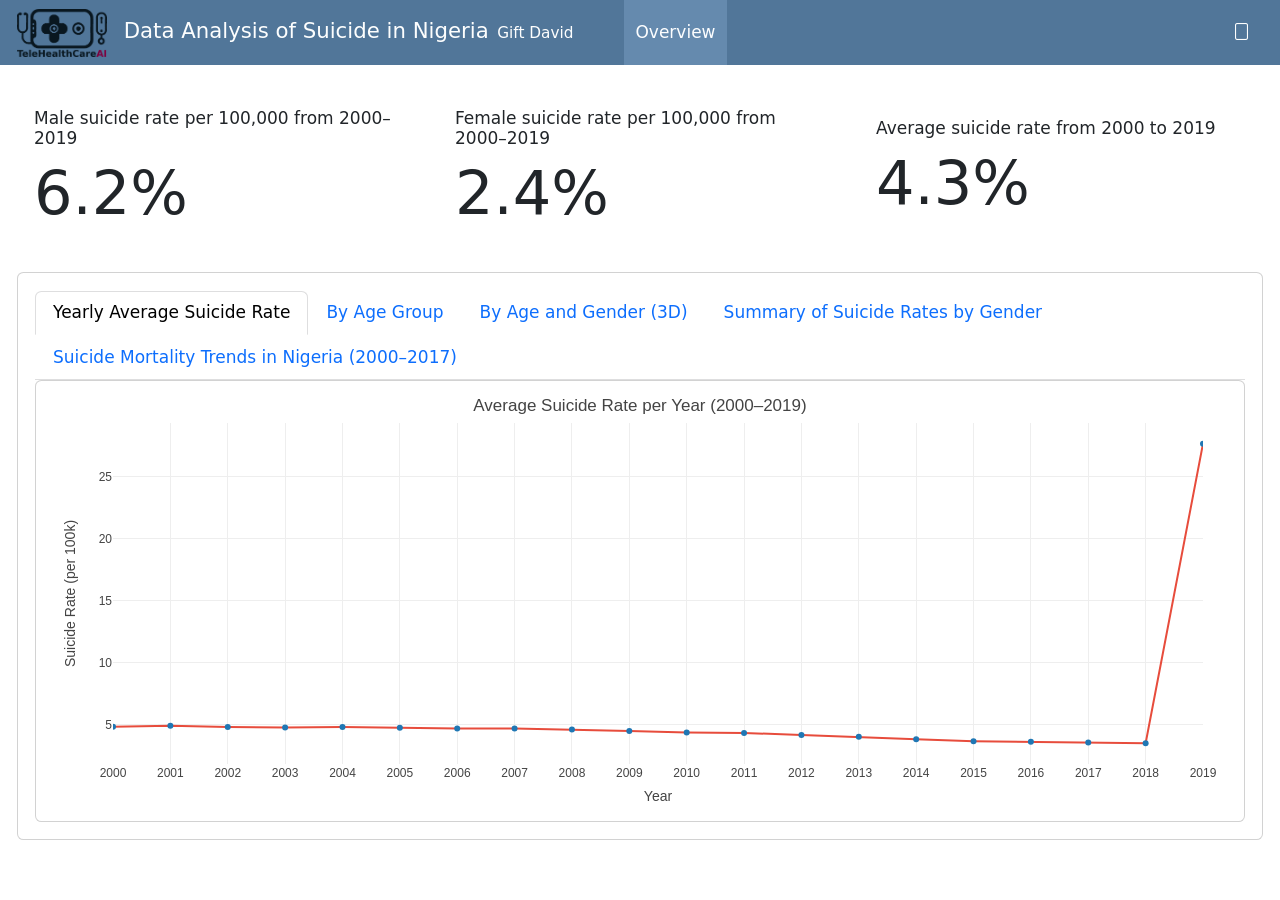
<file: dashboard/index.html>
<!DOCTYPE html>
<html xmlns="http://www.w3.org/1999/xhtml" lang="en" xml:lang="en"><head>

<meta charset="utf-8">
<meta name="generator" content="quarto-1.7.31">

<meta name="viewport" content="width=device-width, initial-scale=1.0, user-scalable=yes">

<meta name="author" content="Gift David">

<title>Data Analysis of Suicide in Nigeria</title>
<style>
code{white-space: pre-wrap;}
span.smallcaps{font-variant: small-caps;}
div.columns{display: flex; gap: min(4vw, 1.5em);}
div.column{flex: auto; overflow-x: auto;}
div.hanging-indent{margin-left: 1.5em; text-indent: -1.5em;}
ul.task-list{list-style: none;}
ul.task-list li input[type="checkbox"] {
  width: 0.8em;
  margin: 0 0.8em 0.2em -1em; /* quarto-specific, see https://github.com/quarto-dev/quarto-cli/issues/4556 */ 
  vertical-align: middle;
}
</style>


<script src="index_files/libs/clipboard/clipboard.min.js"></script>
<script src="index_files/libs/quarto-html/quarto.js" type="module"></script>
<script src="index_files/libs/quarto-html/tabsets/tabsets.js" type="module"></script>
<script src="index_files/libs/quarto-html/popper.min.js"></script>
<script src="index_files/libs/quarto-html/tippy.umd.min.js"></script>
<script src="index_files/libs/quarto-html/anchor.min.js"></script>
<link href="index_files/libs/quarto-html/tippy.css" rel="stylesheet">
<link href="index_files/libs/quarto-html/quarto-syntax-highlighting-e1a5c8363afafaef2c763b6775fbf3ca.css" rel="stylesheet" class="quarto-color-scheme" id="quarto-text-highlighting-styles">
<link href="index_files/libs/quarto-html/quarto-syntax-highlighting-dark-8ef56b68f8fa1e9d2ba328e99e439f80.css" rel="stylesheet" class="quarto-color-scheme quarto-color-alternate" id="quarto-text-highlighting-styles">
<link href="index_files/libs/quarto-html/quarto-syntax-highlighting-e1a5c8363afafaef2c763b6775fbf3ca.css" rel="stylesheet" class="quarto-color-scheme-extra" id="quarto-text-highlighting-styles">
<script src="index_files/libs/bootstrap/bootstrap.min.js"></script>
<link href="index_files/libs/bootstrap/bootstrap-icons.css" rel="stylesheet">
<link href="index_files/libs/bootstrap/bootstrap-b7bd2291ddbeaabe396b4d601b8ded31.min.css" rel="stylesheet" append-hash="true" class="quarto-color-scheme" id="quarto-bootstrap" data-mode="light">
<link href="index_files/libs/bootstrap/bootstrap-dark-b7bd2291ddbeaabe396b4d601b8ded31.min.css" rel="stylesheet" append-hash="true" class="quarto-color-scheme quarto-color-alternate" id="quarto-bootstrap" data-mode="light">
<link href="index_files/libs/bootstrap/bootstrap-b7bd2291ddbeaabe396b4d601b8ded31.min.css" rel="stylesheet" append-hash="true" class="quarto-color-scheme-extra" id="quarto-bootstrap" data-mode="light">
<script src="index_files/libs/quarto-dashboard/quarto-dashboard.js"></script>
<script src="index_files/libs/quarto-dashboard/stickythead.js"></script>



<script src="index_files/libs/quarto-dashboard/web-components.js" type="module"></script>
<script src="index_files/libs/quarto-dashboard/components.js"></script>

<link href="index_files/libs/htmltools-fill-0.5.8.1/fill.css" rel="stylesheet">
<script src="index_files/libs/bslib-component-js-0.9.0/components.min.js"></script>
<script src="index_files/libs/bslib-component-js-0.9.0/web-components.min.js" type="module"></script>
<link href="index_files/libs/bslib-component-css-0.9.0/components.css" rel="stylesheet">
<script src="index_files/libs/bslib-tag-require-0.9.0/tag-require.js"></script>
<script src="index_files/libs/htmlwidgets-1.6.4/htmlwidgets.js"></script>
<script src="index_files/libs/plotly-binding-4.11.0/plotly.js"></script>
<script src="index_files/libs/typedarray-0.1/typedarray.min.js"></script>
<script src="index_files/libs/jquery-3.5.1/jquery.min.js"></script>
<link href="index_files/libs/crosstalk-1.2.1/css/crosstalk.min.css" rel="stylesheet">
<script src="index_files/libs/crosstalk-1.2.1/js/crosstalk.min.js"></script>
<link href="index_files/libs/plotly-htmlwidgets-css-2.11.1/plotly-htmlwidgets.css" rel="stylesheet">
<script src="index_files/libs/plotly-main-2.11.1/plotly-latest.min.js"></script>


</head>

<body class="quarto-dashboard dashboard-fill fullcontent quarto-light">

<header id="quarto-dashboard-header">
<nav class="navbar navbar-expand-md slim" data-bs-theme="dark">
  <div class="navbar-container container-fluid">
    <button class="navbar-toggler" type="button" data-bs-toggle="collapse" data-bs-target="#dashboard-collapse" aria-controls="dashboard-collapse" aria-expanded="false" aria-label="Toggle navigation">
      <span class="navbar-toggler-icon"></span>
    </button>    


    <div class="navbar-brand-container">       
    <a href="#"><img src="assets/images/thcai-logo.png" alt="" class="navbar-logo d-inline-block"></a>
      <div class="navbar-title">
        <div class="navbar-title-text"><a href="#">Data Analysis of Suicide in Nigeria</a></div>
        
        <div class="navbar-author">Gift David</div>
      </div>
    </div>
<div id="dashboard-collapse" class="navbar-collapse collapse"><ul class="navbar-nav navbar-nav-scroll me-auto" role="tablist"><li class="nav-item" role="presentation"><a id="tab-overview" class="nav-link active" data-bs-toggle="tab" role="tab" data-bs-target="#overview" data-scrolling="false" href="#overview" aria-controls="overview" aria-selected="true"><span class="nav-link-text">Overview</span></a></li></ul><div class="quarto-dashboard-links"><a class="quarto-dashboard-link" href="https://docs.google.com/document/d/15hE46jFvj5pnw4lbcJsg3NOOu0spqng-XktD4CuAUO4/edit?usp=sharing" title="report"><i class="bi bi-file"></i></a></div></div></div>
</nav>
</header>
<div class="page-layout-custom quarto-dashboard-content bslib-gap-spacing html-fill-container bslib-page-fill quarto-dashboard-pages">  

<div class="bslib-grid-item html-fill-item tab-content bslib-grid" data-layout="fill" style="display: grid; grid-template-rows: minmax(3em, 1fr); grid-auto-columns: minmax(0, 1fr);">
<div id="overview" class="dashboard-page tab-pane show active html-fill-item html-fill-container" data-orientation="rows" aria-labelledby="tab-overview">
<div class="html-fill-item html-fill-container bslib-grid" style="display: grid; grid-template-rows: minmax(3em, max-content) minmax(3em, 1fr); grid-auto-columns: minmax(0, 1fr);">
<div class="html-fill-item html-fill-container bslib-grid" style="display: grid; grid-template-columns: minmax(3em, 1fr) minmax(3em, 1fr) minmax(3em, 1fr);
grid-auto-rows: minmax(0, 1fr);">
<div class="card bslib-card bslib-mb-spacing html-fill-item html-fill-container bslib-value-box default" color="#F5F5F5" data-bslib-card-init="" data-require-bs-caller="card()" data-require-bs-version="5 5" icon="gender-male" data-full-screen="false">
<div class="card-body bslib-gap-spacing html-fill-item html-fill-container" style="margin-top:auto;margin-bottom:auto;flex:1 1 auto;">
<div class="value-box-area html-fill-item html-fill-container">
<p class="value-box-title">Male suicide rate per 100,000 from 2000–2019</p>
<p class="value-box-value">6.2%</p>
</div>
</div>
<script data-bslib-card-init="">bslib.Card.initializeAllCards();</script>
<bslib-tooltip placement="auto" bsoptions="[]" data-require-bs-version="5" data-require-bs-caller="tooltip()">
    <template>Expand</template>
    <span class="bslib-full-screen-enter badge rounded-pill">
        <svg xmlns="http://www.w3.org/2000/svg" viewbox="0 0 24 24" style="height:1em;width:1em;" aria-hidden="true" role="img"><path d="M20 5C20 4.4 19.6 4 19 4H13C12.4 4 12 3.6 12 3C12 2.4 12.4 2 13 2H21C21.6 2 22 2.4 22 3V11C22 11.6 21.6 12 21 12C20.4 12 20 11.6 20 11V5ZM4 19C4 19.6 4.4 20 5 20H11C11.6 20 12 20.4 12 21C12 21.6 11.6 22 11 22H3C2.4 22 2 21.6 2 21V13C2 12.4 2.4 12 3 12C3.6 12 4 12.4 4 13V19Z"></path></svg>
    </span>
</bslib-tooltip><script data-bslib-card-init="">bslib.Card.initializeAllCards();</script></div><div class="card bslib-card bslib-mb-spacing html-fill-item html-fill-container bslib-value-box default" color="#FFA725" data-bslib-card-init="" data-require-bs-caller="card()" data-require-bs-version="5 5" icon="gender-female" data-full-screen="false">
<div class="card-body bslib-gap-spacing html-fill-item html-fill-container" style="margin-top:auto;margin-bottom:auto;flex:1 1 auto;">
<div class="value-box-area html-fill-item html-fill-container">
<p class="value-box-title">Female suicide rate per 100,000 from 2000–2019</p>
<p class="value-box-value">2.4%</p>
</div>
</div>
<script data-bslib-card-init="">bslib.Card.initializeAllCards();</script>
<bslib-tooltip placement="auto" bsoptions="[]" data-require-bs-version="5" data-require-bs-caller="tooltip()">
    <template>Expand</template>
    <span class="bslib-full-screen-enter badge rounded-pill">
        <svg xmlns="http://www.w3.org/2000/svg" viewbox="0 0 24 24" style="height:1em;width:1em;" aria-hidden="true" role="img"><path d="M20 5C20 4.4 19.6 4 19 4H13C12.4 4 12 3.6 12 3C12 2.4 12.4 2 13 2H21C21.6 2 22 2.4 22 3V11C22 11.6 21.6 12 21 12C20.4 12 20 11.6 20 11V5ZM4 19C4 19.6 4.4 20 5 20H11C11.6 20 12 20.4 12 21C12 21.6 11.6 22 11 22H3C2.4 22 2 21.6 2 21V13C2 12.4 2.4 12 3 12C3.6 12 4 12.4 4 13V19Z"></path></svg>
    </span>
</bslib-tooltip><script data-bslib-card-init="">bslib.Card.initializeAllCards();</script></div><div class="card bslib-card bslib-mb-spacing html-fill-item html-fill-container bslib-value-box default" color="#F5F5F5" data-bslib-card-init="" data-require-bs-caller="card()" data-require-bs-version="5 5" icon="people" data-full-screen="false">
<div class="card-body bslib-gap-spacing html-fill-item html-fill-container" style="margin-top:auto;margin-bottom:auto;flex:1 1 auto;">
<div class="value-box-area html-fill-item html-fill-container">
<p class="value-box-title">Average suicide rate from 2000 to 2019</p>
<p class="value-box-value">4.3%</p>
</div>
</div>
<script data-bslib-card-init="">bslib.Card.initializeAllCards();</script>
<bslib-tooltip placement="auto" bsoptions="[]" data-require-bs-version="5" data-require-bs-caller="tooltip()">
    <template>Expand</template>
    <span class="bslib-full-screen-enter badge rounded-pill">
        <svg xmlns="http://www.w3.org/2000/svg" viewbox="0 0 24 24" style="height:1em;width:1em;" aria-hidden="true" role="img"><path d="M20 5C20 4.4 19.6 4 19 4H13C12.4 4 12 3.6 12 3C12 2.4 12.4 2 13 2H21C21.6 2 22 2.4 22 3V11C22 11.6 21.6 12 21 12C20.4 12 20 11.6 20 11V5ZM4 19C4 19.6 4.4 20 5 20H11C11.6 20 12 20.4 12 21C12 21.6 11.6 22 11 22H3C2.4 22 2 21.6 2 21V13C2 12.4 2.4 12 3 12C3.6 12 4 12.4 4 13V19Z"></path></svg>
    </span>
</bslib-tooltip><script data-bslib-card-init="">bslib.Card.initializeAllCards();</script></div>
</div>
<div class="html-fill-item html-fill-container bslib-grid" style="display: grid; grid-template-columns: minmax(3em, 1fr);
grid-auto-rows: minmax(0, 1fr);">
<div class="html-fill-item html-fill-container bslib-grid" style="display: grid; grid-template-rows: minmax(3em, max-content); grid-auto-columns: minmax(0, 1fr);">
<div class="card html-fill-item html-fill-container bslib-card" data-fill="false" data-bslib-card-init="" data-require-bs-caller="card()" data-full-screen="false">
<div class="card-body html-fill-item html-fill-container">
<div class="panel-tabset html-fill-item html-fill-container">
<ul class="nav nav-tabs" role="tablist"><li class="nav-item" role="presentation"><a class="nav-link active" id="tabset-1-1-tab" data-bs-toggle="tab" data-bs-target="#tabset-1-1" role="tab" aria-controls="tabset-1-1" aria-selected="true" href="">Yearly Average Suicide Rate</a></li><li class="nav-item" role="presentation"><a class="nav-link" id="tabset-1-2-tab" data-bs-toggle="tab" data-bs-target="#tabset-1-2" role="tab" aria-controls="tabset-1-2" aria-selected="false" href="">By Age Group</a></li><li class="nav-item" role="presentation"><a class="nav-link" id="tabset-1-3-tab" data-bs-toggle="tab" data-bs-target="#tabset-1-3" role="tab" aria-controls="tabset-1-3" aria-selected="false" href="">By Age and Gender (3D)</a></li><li class="nav-item" role="presentation"><a class="nav-link" id="tabset-1-4-tab" data-bs-toggle="tab" data-bs-target="#tabset-1-4" role="tab" aria-controls="tabset-1-4" aria-selected="false" href="">Summary of Suicide Rates by Gender</a></li><li class="nav-item" role="presentation"><a class="nav-link" id="tabset-1-5-tab" data-bs-toggle="tab" data-bs-target="#tabset-1-5" role="tab" aria-controls="tabset-1-5" aria-selected="false" href="">Suicide Mortality Trends in Nigeria (2000–2017)</a></li></ul>
<div class="tab-content html-fill-item html-fill-container">
<div id="tabset-1-1" class="tab-pane active html-fill-item html-fill-container" role="tabpanel" aria-labelledby="tabset-1-1-tab">
<div class="card cell html-fill-item html-fill-container bslib-card" data-bslib-card-init="" data-require-bs-caller="card()" data-full-screen="false">
<div class="card-body html-fill-item html-fill-container">
<div class="cell-output-display html-fill-item html-fill-container">
<div class="plotly html-widget html-fill-item html-fill-container" id="htmlwidget-448bd5374e5535f81b67" style="width:100%;height:406px;"></div>
<script type="application/json" data-for="htmlwidget-448bd5374e5535f81b67">{"x":{"visdat":{"efbe608b3dc":["function () ","plotlyVisDat"]},"cur_data":"efbe608b3dc","attrs":{"efbe608b3dc":{"x":{},"y":{},"mode":"lines+markers","line":{"color":"#e74c3c"},"alpha_stroke":1,"sizes":[10,100],"spans":[1,20],"type":"scatter"}},"layout":{"margin":{"b":40,"l":60,"t":25,"r":10},"title":"Average Suicide Rate per Year (2000–2019)","xaxis":{"domain":[0,1],"automargin":true,"title":"Year","tickmode":"linear","tick0":2000,"dtick":1,"range":[2000,2019]},"yaxis":{"domain":[0,1],"automargin":true,"title":"Suicide Rate (per 100k)"},"hovermode":"x unified","showlegend":false},"source":"A","config":{"modeBarButtonsToAdd":["hoverclosest","hovercompare"],"showSendToCloud":false},"data":[{"x":[2000,2001,2002,2003,2004,2005,2006,2007,2008,2009,2010,2011,2012,2013,2014,2015,2016,2017,2018,2019],"y":[4.836666666666666,4.9166666666666661,4.8266666666666662,4.7766666666666664,4.8133333333333335,4.7566666666666668,4.6966666666666663,4.706666666666667,4.6200000000000001,4.4933333333333332,4.3866666666666667,4.336666666666666,4.1833333333333336,4.0366666666666671,3.8300000000000001,3.6800000000000002,3.6433333333333335,3.5700000000000003,3.5166666666666666,27.618611111111111],"mode":"lines+markers","line":{"color":"#e74c3c"},"type":"scatter","marker":{"color":"rgba(31,119,180,1)","line":{"color":"rgba(31,119,180,1)"}},"error_y":{"color":"rgba(31,119,180,1)"},"error_x":{"color":"rgba(31,119,180,1)"},"xaxis":"x","yaxis":"y","frame":null}],"highlight":{"on":"plotly_click","persistent":false,"dynamic":false,"selectize":false,"opacityDim":0.20000000000000001,"selected":{"opacity":1},"debounce":0},"shinyEvents":["plotly_hover","plotly_click","plotly_selected","plotly_relayout","plotly_brushed","plotly_brushing","plotly_clickannotation","plotly_doubleclick","plotly_deselect","plotly_afterplot","plotly_sunburstclick"],"base_url":"https://plot.ly"},"evals":[],"jsHooks":[]}</script>
</div>
</div>
<bslib-tooltip placement="auto" bsoptions="[]" data-require-bs-version="5" data-require-bs-caller="tooltip()">
    <template>Expand</template>
    <span class="bslib-full-screen-enter badge rounded-pill">
        <svg xmlns="http://www.w3.org/2000/svg" viewbox="0 0 24 24" style="height:1em;width:1em;" aria-hidden="true" role="img"><path d="M20 5C20 4.4 19.6 4 19 4H13C12.4 4 12 3.6 12 3C12 2.4 12.4 2 13 2H21C21.6 2 22 2.4 22 3V11C22 11.6 21.6 12 21 12C20.4 12 20 11.6 20 11V5ZM4 19C4 19.6 4.4 20 5 20H11C11.6 20 12 20.4 12 21C12 21.6 11.6 22 11 22H3C2.4 22 2 21.6 2 21V13C2 12.4 2.4 12 3 12C3.6 12 4 12.4 4 13V19Z"></path></svg>
    </span>
</bslib-tooltip><script data-bslib-card-init="">bslib.Card.initializeAllCards();</script></div>
</div>
<div id="tabset-1-2" class="tab-pane html-fill-item html-fill-container" role="tabpanel" aria-labelledby="tabset-1-2-tab">
<div class="card cell html-fill-item html-fill-container bslib-card" data-bslib-card-init="" data-require-bs-caller="card()" data-full-screen="false">
<div class="card-body html-fill-item html-fill-container">
<div class="cell-output-display html-fill-item html-fill-container">
<div class="plotly html-widget html-fill-item html-fill-container" id="htmlwidget-cee3fc1e01486db9360a" style="width:100%;height:406px;"></div>
<script type="application/json" data-for="htmlwidget-cee3fc1e01486db9360a">{"x":{"visdat":{"efbe29509140":["function () ","plotlyVisDat"]},"cur_data":"efbe29509140","attrs":{"efbe29509140":{"x":{},"y":{},"barmode":"group","color":{},"colors":["#e74c3c","#3498db"],"alpha_stroke":1,"sizes":[10,100],"spans":[1,20],"type":"bar"}},"layout":{"width":700,"height":400,"margin":{"b":40,"l":60,"t":25,"r":10},"title":"Suicide Rates in Nigeria by Age and Gender","xaxis":{"domain":[0,1],"automargin":true,"title":"Age Group","tickangle":-90,"type":"category","categoryorder":"array","categoryarray":["TOTAL","Y_GE85","Y15T19","Y15T24","Y15T29","Y25T34","Y30T49","Y35T44","Y45T54","Y55T64","Y65T74","Y75T84"]},"yaxis":{"domain":[0,1],"automargin":true,"title":"Number of Suicides"},"legend":{"title":{"text":"Gender"}},"hovermode":"closest","showlegend":true},"source":"A","config":{"modeBarButtonsToAdd":["hoverclosest","hovercompare"],"showSendToCloud":false},"data":[{"x":["TOTAL","TOTAL","TOTAL","TOTAL","TOTAL","TOTAL","TOTAL","TOTAL","TOTAL","TOTAL","TOTAL","TOTAL","TOTAL","TOTAL","TOTAL","TOTAL","TOTAL","TOTAL","TOTAL","TOTAL","Y_GE85","Y15T19","Y15T24","Y15T29","Y25T34","Y30T49","Y35T44","Y45T54","Y55T64","Y65T74","Y75T84"],"y":[2.8500000000000001,1.97,2.8500000000000001,2.02,2.3999999999999999,2.7599999999999998,2.2400000000000002,2.8700000000000001,1.99,2.7200000000000002,2.8999999999999999,2.6099999999999999,1.9299999999999999,2.8399999999999999,2.8199999999999998,1.95,2.5099999999999998,2.1800000000000002,2.3199999999999998,2.0899999999999999,93.900000000000006,0.76000000000000001,0.84999999999999998,0.81000000000000005,0.93000000000000005,1.8700000000000001,1.6899999999999999,4.4900000000000002,9.9399999999999995,18.609999999999999,25.969999999999999],"barmode":"group","type":"bar","name":"FEMALE","marker":{"color":"rgba(52,152,219,1)","line":{"color":"rgba(52,152,219,1)"}},"textfont":{"color":"rgba(52,152,219,1)"},"error_y":{"color":"rgba(52,152,219,1)"},"error_x":{"color":"rgba(52,152,219,1)"},"xaxis":"x","yaxis":"y","frame":null},{"x":["TOTAL","TOTAL","TOTAL","TOTAL","TOTAL","TOTAL","TOTAL","TOTAL","TOTAL","TOTAL","TOTAL","TOTAL","TOTAL","TOTAL","TOTAL","TOTAL","TOTAL","TOTAL","TOTAL","TOTAL","Y_GE85","Y15T19","Y15T24","Y15T29","Y25T34","Y30T49","Y35T44","Y45T54","Y55T64","Y65T74","Y75T84"],"y":[6.9199999999999999,6.3600000000000003,6.6600000000000001,5.1600000000000001,6.7599999999999998,6.1100000000000003,6.8099999999999996,6.3399999999999999,6.46,6.7199999999999998,6.6100000000000003,5.2800000000000002,6.7699999999999996,5.3300000000000001,6.6200000000000001,5.0199999999999996,5.8799999999999999,6.6799999999999997,5.0700000000000003,5.5499999999999998,330.86000000000001,2,2.79,3.4300000000000002,5.3300000000000001,6.6699999999999999,6.9000000000000004,9.1999999999999993,19.620000000000001,41.780000000000001,76.469999999999999],"barmode":"group","type":"bar","name":"MALE","marker":{"color":"rgba(231,76,60,1)","line":{"color":"rgba(231,76,60,1)"}},"textfont":{"color":"rgba(231,76,60,1)"},"error_y":{"color":"rgba(231,76,60,1)"},"error_x":{"color":"rgba(231,76,60,1)"},"xaxis":"x","yaxis":"y","frame":null}],"highlight":{"on":"plotly_click","persistent":false,"dynamic":false,"selectize":false,"opacityDim":0.20000000000000001,"selected":{"opacity":1},"debounce":0},"shinyEvents":["plotly_hover","plotly_click","plotly_selected","plotly_relayout","plotly_brushed","plotly_brushing","plotly_clickannotation","plotly_doubleclick","plotly_deselect","plotly_afterplot","plotly_sunburstclick"],"base_url":"https://plot.ly"},"evals":[],"jsHooks":[]}</script>
</div>
</div>
<bslib-tooltip placement="auto" bsoptions="[]" data-require-bs-version="5" data-require-bs-caller="tooltip()">
    <template>Expand</template>
    <span class="bslib-full-screen-enter badge rounded-pill">
        <svg xmlns="http://www.w3.org/2000/svg" viewbox="0 0 24 24" style="height:1em;width:1em;" aria-hidden="true" role="img"><path d="M20 5C20 4.4 19.6 4 19 4H13C12.4 4 12 3.6 12 3C12 2.4 12.4 2 13 2H21C21.6 2 22 2.4 22 3V11C22 11.6 21.6 12 21 12C20.4 12 20 11.6 20 11V5ZM4 19C4 19.6 4.4 20 5 20H11C11.6 20 12 20.4 12 21C12 21.6 11.6 22 11 22H3C2.4 22 2 21.6 2 21V13C2 12.4 2.4 12 3 12C3.6 12 4 12.4 4 13V19Z"></path></svg>
    </span>
</bslib-tooltip><script data-bslib-card-init="">bslib.Card.initializeAllCards();</script></div>
</div>
<div id="tabset-1-3" class="tab-pane html-fill-item html-fill-container" role="tabpanel" aria-labelledby="tabset-1-3-tab">
<div class="card cell html-fill-item html-fill-container bslib-card" data-bslib-card-init="" data-require-bs-caller="card()" data-full-screen="false">
<div class="card-body html-fill-item html-fill-container">
<div class="cell-output-display html-fill-item html-fill-container">
<div class="plotly html-widget html-fill-item html-fill-container" id="htmlwidget-99afa2aad9a937cca471" style="width:100%;height:406px;"></div>
<script type="application/json" data-for="htmlwidget-99afa2aad9a937cca471">{"x":{"visdat":{"efbe1ad9d52a":["function () ","plotlyVisDat"]},"cur_data":"efbe1ad9d52a","attrs":{"efbe1ad9d52a":{"x":{},"y":{},"z":{},"mode":"markers","marker":{"opacity":0.80000000000000004},"color":{},"symbol":{},"alpha_stroke":1,"sizes":[10,100],"spans":[1,20],"type":"scatter3d"}},"layout":{"height":600,"margin":{"b":40,"l":60,"t":25,"r":10},"title":"Suicide Rate Variation by Age and Gender (3D)","scene":{"xaxis":{"title":"Age (Years)"},"yaxis":{"title":"Suicide Rate (per 100k)"},"zaxis":{"title":"Gender"}},"xaxis":{"type":"category","categoryorder":"array","categoryarray":["TOTAL","Y_GE85","Y15T19","Y15T24","Y15T29","Y25T34","Y30T49","Y35T44","Y45T54","Y55T64","Y65T74","Y75T84"]},"hovermode":"closest","showlegend":true},"source":"A","config":{"modeBarButtonsToAdd":["hoverclosest","hovercompare"],"showSendToCloud":false},"data":[{"x":["TOTAL","TOTAL","TOTAL","TOTAL","TOTAL","TOTAL","TOTAL","TOTAL","TOTAL","TOTAL","TOTAL","TOTAL","TOTAL","TOTAL","TOTAL","TOTAL","TOTAL","TOTAL","TOTAL","TOTAL","Y_GE85","Y15T19","Y15T24","Y15T29","Y25T34","Y30T49","Y35T44","Y45T54","Y55T64","Y65T74","Y75T84"],"y":[2.8500000000000001,1.97,2.8500000000000001,2.02,2.3999999999999999,2.7599999999999998,2.2400000000000002,2.8700000000000001,1.99,2.7200000000000002,2.8999999999999999,2.6099999999999999,1.9299999999999999,2.8399999999999999,2.8199999999999998,1.95,2.5099999999999998,2.1800000000000002,2.3199999999999998,2.0899999999999999,93.900000000000006,0.76000000000000001,0.84999999999999998,0.81000000000000005,0.93000000000000005,1.8700000000000001,1.6899999999999999,4.4900000000000002,9.9399999999999995,18.609999999999999,25.969999999999999],"z":["FEMALE","FEMALE","FEMALE","FEMALE","FEMALE","FEMALE","FEMALE","FEMALE","FEMALE","FEMALE","FEMALE","FEMALE","FEMALE","FEMALE","FEMALE","FEMALE","FEMALE","FEMALE","FEMALE","FEMALE","FEMALE","FEMALE","FEMALE","FEMALE","FEMALE","FEMALE","FEMALE","FEMALE","FEMALE","FEMALE","FEMALE"],"mode":"markers","marker":{"color":"rgba(102,194,165,1)","symbol":"circle","opacity":0.80000000000000004,"line":{"color":"rgba(102,194,165,1)"}},"type":"scatter3d","name":"FEMALE","textfont":{"color":"rgba(102,194,165,1)"},"error_y":{"color":"rgba(102,194,165,1)"},"error_x":{"color":"rgba(102,194,165,1)"},"line":{"color":"rgba(102,194,165,1)"},"frame":null},{"x":["TOTAL","TOTAL","TOTAL","TOTAL","TOTAL","TOTAL","TOTAL","TOTAL","TOTAL","TOTAL","TOTAL","TOTAL","TOTAL","TOTAL","TOTAL","TOTAL","TOTAL","TOTAL","TOTAL","TOTAL","Y_GE85","Y15T19","Y15T24","Y15T29","Y25T34","Y30T49","Y35T44","Y45T54","Y55T64","Y65T74","Y75T84"],"y":[6.9199999999999999,6.3600000000000003,6.6600000000000001,5.1600000000000001,6.7599999999999998,6.1100000000000003,6.8099999999999996,6.3399999999999999,6.46,6.7199999999999998,6.6100000000000003,5.2800000000000002,6.7699999999999996,5.3300000000000001,6.6200000000000001,5.0199999999999996,5.8799999999999999,6.6799999999999997,5.0700000000000003,5.5499999999999998,330.86000000000001,2,2.79,3.4300000000000002,5.3300000000000001,6.6699999999999999,6.9000000000000004,9.1999999999999993,19.620000000000001,41.780000000000001,76.469999999999999],"z":["MALE","MALE","MALE","MALE","MALE","MALE","MALE","MALE","MALE","MALE","MALE","MALE","MALE","MALE","MALE","MALE","MALE","MALE","MALE","MALE","MALE","MALE","MALE","MALE","MALE","MALE","MALE","MALE","MALE","MALE","MALE"],"mode":"markers","marker":{"color":"rgba(252,141,98,1)","symbol":"triangle-up","opacity":0.80000000000000004,"line":{"color":"rgba(252,141,98,1)"}},"type":"scatter3d","name":"MALE","textfont":{"color":"rgba(252,141,98,1)"},"error_y":{"color":"rgba(252,141,98,1)"},"error_x":{"color":"rgba(252,141,98,1)"},"line":{"color":"rgba(252,141,98,1)"},"frame":null},{"x":["TOTAL","TOTAL","TOTAL","TOTAL","TOTAL","TOTAL","TOTAL","TOTAL","TOTAL","TOTAL","TOTAL","TOTAL","TOTAL","TOTAL","TOTAL","TOTAL","TOTAL","TOTAL","TOTAL","TOTAL","Y_GE85","Y15T19","Y15T24","Y15T29","Y25T34","Y30T49","Y35T44","Y45T54","Y55T64","Y65T74","Y75T84"],"y":[3.4900000000000002,4.7699999999999996,4.3499999999999996,3.5299999999999998,4.7199999999999998,4.8499999999999996,4.0499999999999998,4.4000000000000004,3.6600000000000001,4.5099999999999998,4.79,3.5800000000000001,4.6399999999999997,4.2000000000000002,4.71,3.8500000000000001,4.8300000000000001,4.9299999999999997,4.8399999999999999,3.6899999999999999,201.08000000000001,1.3899999999999999,1.8300000000000001,2.1400000000000001,3.1600000000000001,4.2999999999999998,4.3300000000000001,6.8399999999999999,14.65,29.620000000000001,49.619999999999997],"z":["TOTAL","TOTAL","TOTAL","TOTAL","TOTAL","TOTAL","TOTAL","TOTAL","TOTAL","TOTAL","TOTAL","TOTAL","TOTAL","TOTAL","TOTAL","TOTAL","TOTAL","TOTAL","TOTAL","TOTAL","TOTAL","TOTAL","TOTAL","TOTAL","TOTAL","TOTAL","TOTAL","TOTAL","TOTAL","TOTAL","TOTAL"],"mode":"markers","marker":{"color":"rgba(141,160,203,1)","symbol":"square","opacity":0.80000000000000004,"line":{"color":"rgba(141,160,203,1)"}},"type":"scatter3d","name":"TOTAL","textfont":{"color":"rgba(141,160,203,1)"},"error_y":{"color":"rgba(141,160,203,1)"},"error_x":{"color":"rgba(141,160,203,1)"},"line":{"color":"rgba(141,160,203,1)"},"frame":null}],"highlight":{"on":"plotly_click","persistent":false,"dynamic":false,"selectize":false,"opacityDim":0.20000000000000001,"selected":{"opacity":1},"debounce":0},"shinyEvents":["plotly_hover","plotly_click","plotly_selected","plotly_relayout","plotly_brushed","plotly_brushing","plotly_clickannotation","plotly_doubleclick","plotly_deselect","plotly_afterplot","plotly_sunburstclick"],"base_url":"https://plot.ly"},"evals":[],"jsHooks":[]}</script>
</div>
</div>
<bslib-tooltip placement="auto" bsoptions="[]" data-require-bs-version="5" data-require-bs-caller="tooltip()">
    <template>Expand</template>
    <span class="bslib-full-screen-enter badge rounded-pill">
        <svg xmlns="http://www.w3.org/2000/svg" viewbox="0 0 24 24" style="height:1em;width:1em;" aria-hidden="true" role="img"><path d="M20 5C20 4.4 19.6 4 19 4H13C12.4 4 12 3.6 12 3C12 2.4 12.4 2 13 2H21C21.6 2 22 2.4 22 3V11C22 11.6 21.6 12 21 12C20.4 12 20 11.6 20 11V5ZM4 19C4 19.6 4.4 20 5 20H11C11.6 20 12 20.4 12 21C12 21.6 11.6 22 11 22H3C2.4 22 2 21.6 2 21V13C2 12.4 2.4 12 3 12C3.6 12 4 12.4 4 13V19Z"></path></svg>
    </span>
</bslib-tooltip><script data-bslib-card-init="">bslib.Card.initializeAllCards();</script></div>
<div class="card tabset html-fill-item html-fill-container bslib-card" data-bslib-card-init="" data-require-bs-caller="card()" data-full-screen="false">
<div class="card-header dashboard-card-no-title bslib-navs-card-title">

<ul class="nav nav-tabs card-header-tabs" role="tablist" data-tabsetid="card-tabset-8"></ul></div>
<div class="tab-content html-fill-item html-fill-container" data-tabset-id="card-tabset-8"></div><bslib-tooltip placement="auto" bsoptions="[]" data-require-bs-version="5" data-require-bs-caller="tooltip()">
    <template>Expand</template>
    <span class="bslib-full-screen-enter badge rounded-pill">
        <svg xmlns="http://www.w3.org/2000/svg" viewbox="0 0 24 24" style="height:1em;width:1em;" aria-hidden="true" role="img"><path d="M20 5C20 4.4 19.6 4 19 4H13C12.4 4 12 3.6 12 3C12 2.4 12.4 2 13 2H21C21.6 2 22 2.4 22 3V11C22 11.6 21.6 12 21 12C20.4 12 20 11.6 20 11V5ZM4 19C4 19.6 4.4 20 5 20H11C11.6 20 12 20.4 12 21C12 21.6 11.6 22 11 22H3C2.4 22 2 21.6 2 21V13C2 12.4 2.4 12 3 12C3.6 12 4 12.4 4 13V19Z"></path></svg>
    </span>
</bslib-tooltip><script data-bslib-card-init="">bslib.Card.initializeAllCards();</script></div>
</div>
<div id="tabset-1-4" class="tab-pane html-fill-item html-fill-container" role="tabpanel" aria-labelledby="tabset-1-4-tab">
<div class="card cell html-fill-item html-fill-container bslib-card" data-bslib-card-init="" data-require-bs-caller="card()" data-full-screen="false">
<div class="card-body html-fill-item html-fill-container">
<div class="cell-output-display html-fill-item html-fill-container">
<div class="plotly html-widget html-fill-item html-fill-container" id="htmlwidget-84dfb9565fdbb76ef649" style="width:100%;height:406px;"></div>
<script type="application/json" data-for="htmlwidget-84dfb9565fdbb76ef649">{"x":{"visdat":{"efbe5d576c74":["function () ","plotlyVisDat"]},"cur_data":"efbe5d576c74","attrs":{"efbe5d576c74":{"x":{},"y":{},"color":{},"colors":["#00809D","#328E6E"],"alpha_stroke":1,"sizes":[10,100],"spans":[1,20],"type":"bar"}},"layout":{"margin":{"b":40,"l":60,"t":25,"r":10},"title":"Total Suicide Rates by Gender","xaxis":{"domain":[0,1],"automargin":true,"title":"Gender","type":"category","categoryorder":"array","categoryarray":["FEMALE","MALE"]},"yaxis":{"domain":[0,1],"automargin":true,"title":"Suicide Rate"},"hovermode":"closest","showlegend":true},"source":"A","config":{"modeBarButtonsToAdd":["hoverclosest","hovercompare"],"showSendToCloud":false},"data":[{"x":["FEMALE"],"y":[208.64000000000001],"type":"bar","name":"FEMALE","marker":{"color":"rgba(50,142,110,1)","line":{"color":"rgba(50,142,110,1)"}},"textfont":{"color":"rgba(50,142,110,1)"},"error_y":{"color":"rgba(50,142,110,1)"},"error_x":{"color":"rgba(50,142,110,1)"},"xaxis":"x","yaxis":"y","frame":null},{"x":["MALE"],"y":[628.15999999999997],"type":"bar","name":"MALE","marker":{"color":"rgba(0,128,157,1)","line":{"color":"rgba(0,128,157,1)"}},"textfont":{"color":"rgba(0,128,157,1)"},"error_y":{"color":"rgba(0,128,157,1)"},"error_x":{"color":"rgba(0,128,157,1)"},"xaxis":"x","yaxis":"y","frame":null}],"highlight":{"on":"plotly_click","persistent":false,"dynamic":false,"selectize":false,"opacityDim":0.20000000000000001,"selected":{"opacity":1},"debounce":0},"shinyEvents":["plotly_hover","plotly_click","plotly_selected","plotly_relayout","plotly_brushed","plotly_brushing","plotly_clickannotation","plotly_doubleclick","plotly_deselect","plotly_afterplot","plotly_sunburstclick"],"base_url":"https://plot.ly"},"evals":[],"jsHooks":[]}</script>
</div>
</div>
<bslib-tooltip placement="auto" bsoptions="[]" data-require-bs-version="5" data-require-bs-caller="tooltip()">
    <template>Expand</template>
    <span class="bslib-full-screen-enter badge rounded-pill">
        <svg xmlns="http://www.w3.org/2000/svg" viewbox="0 0 24 24" style="height:1em;width:1em;" aria-hidden="true" role="img"><path d="M20 5C20 4.4 19.6 4 19 4H13C12.4 4 12 3.6 12 3C12 2.4 12.4 2 13 2H21C21.6 2 22 2.4 22 3V11C22 11.6 21.6 12 21 12C20.4 12 20 11.6 20 11V5ZM4 19C4 19.6 4.4 20 5 20H11C11.6 20 12 20.4 12 21C12 21.6 11.6 22 11 22H3C2.4 22 2 21.6 2 21V13C2 12.4 2.4 12 3 12C3.6 12 4 12.4 4 13V19Z"></path></svg>
    </span>
</bslib-tooltip><script data-bslib-card-init="">bslib.Card.initializeAllCards();</script></div>
</div>
<div id="tabset-1-5" class="tab-pane html-fill-item html-fill-container" role="tabpanel" aria-labelledby="tabset-1-5-tab">
<div class="card cell html-fill-item html-fill-container bslib-card" data-bslib-card-init="" data-require-bs-caller="card()" data-full-screen="false">
<div class="card-body html-fill-item html-fill-container">
<div class="cell-output-display html-fill-item html-fill-container">
<img src="index_files/figure-html/unnamed-chunk-19-1.png" class="img-fluid quarto-dashboard-img-contain">
</div>
</div>
<bslib-tooltip placement="auto" bsoptions="[]" data-require-bs-version="5" data-require-bs-caller="tooltip()">
    <template>Expand</template>
    <span class="bslib-full-screen-enter badge rounded-pill">
        <svg xmlns="http://www.w3.org/2000/svg" viewbox="0 0 24 24" style="height:1em;width:1em;" aria-hidden="true" role="img"><path d="M20 5C20 4.4 19.6 4 19 4H13C12.4 4 12 3.6 12 3C12 2.4 12.4 2 13 2H21C21.6 2 22 2.4 22 3V11C22 11.6 21.6 12 21 12C20.4 12 20 11.6 20 11V5ZM4 19C4 19.6 4.4 20 5 20H11C11.6 20 12 20.4 12 21C12 21.6 11.6 22 11 22H3C2.4 22 2 21.6 2 21V13C2 12.4 2.4 12 3 12C3.6 12 4 12.4 4 13V19Z"></path></svg>
    </span>
</bslib-tooltip><script data-bslib-card-init="">bslib.Card.initializeAllCards();</script></div>
</div>
</div>
</div>
</div>
<bslib-tooltip placement="auto" bsoptions="[]" data-require-bs-version="5" data-require-bs-caller="tooltip()">
    <template>Expand</template>
    <span class="bslib-full-screen-enter badge rounded-pill">
        <svg xmlns="http://www.w3.org/2000/svg" viewbox="0 0 24 24" style="height:1em;width:1em;" aria-hidden="true" role="img"><path d="M20 5C20 4.4 19.6 4 19 4H13C12.4 4 12 3.6 12 3C12 2.4 12.4 2 13 2H21C21.6 2 22 2.4 22 3V11C22 11.6 21.6 12 21 12C20.4 12 20 11.6 20 11V5ZM4 19C4 19.6 4.4 20 5 20H11C11.6 20 12 20.4 12 21C12 21.6 11.6 22 11 22H3C2.4 22 2 21.6 2 21V13C2 12.4 2.4 12 3 12C3.6 12 4 12.4 4 13V19Z"></path></svg>
    </span>
</bslib-tooltip><script data-bslib-card-init="">bslib.Card.initializeAllCards();</script></div>
<div id="3ade8a4a-fb1d-4a6c-8409-ac45482d5fc9" class="hidden html-fill-item html-fill-container">

</div>
</div>
</div>
</div>
</div>
</div>


<script id="quarto-html-after-body" type="application/javascript">
  window.document.addEventListener("DOMContentLoaded", function (event) {
    const icon = "";
    const anchorJS = new window.AnchorJS();
    anchorJS.options = {
      placement: 'right',
      icon: icon
    };
    anchorJS.add('.anchored');
    const isCodeAnnotation = (el) => {
      for (const clz of el.classList) {
        if (clz.startsWith('code-annotation-')) {                     
          return true;
        }
      }
      return false;
    }
    const onCopySuccess = function(e) {
      // button target
      const button = e.trigger;
      // don't keep focus
      button.blur();
      // flash "checked"
      button.classList.add('code-copy-button-checked');
      var currentTitle = button.getAttribute("title");
      button.setAttribute("title", "Copied!");
      let tooltip;
      if (window.bootstrap) {
        button.setAttribute("data-bs-toggle", "tooltip");
        button.setAttribute("data-bs-placement", "left");
        button.setAttribute("data-bs-title", "Copied!");
        tooltip = new bootstrap.Tooltip(button, 
          { trigger: "manual", 
            customClass: "code-copy-button-tooltip",
            offset: [0, -8]});
        tooltip.show();    
      }
      setTimeout(function() {
        if (tooltip) {
          tooltip.hide();
          button.removeAttribute("data-bs-title");
          button.removeAttribute("data-bs-toggle");
          button.removeAttribute("data-bs-placement");
        }
        button.setAttribute("title", currentTitle);
        button.classList.remove('code-copy-button-checked');
      }, 1000);
      // clear code selection
      e.clearSelection();
    }
    const getTextToCopy = function(trigger) {
        const codeEl = trigger.previousElementSibling.cloneNode(true);
        for (const childEl of codeEl.children) {
          if (isCodeAnnotation(childEl)) {
            childEl.remove();
          }
        }
        return codeEl.innerText;
    }
    const clipboard = new window.ClipboardJS('.code-copy-button:not([data-in-quarto-modal])', {
      text: getTextToCopy
    });
    clipboard.on('success', onCopySuccess);
    if (window.document.getElementById('quarto-embedded-source-code-modal')) {
      const clipboardModal = new window.ClipboardJS('.code-copy-button[data-in-quarto-modal]', {
        text: getTextToCopy,
        container: window.document.getElementById('quarto-embedded-source-code-modal')
      });
      clipboardModal.on('success', onCopySuccess);
    }
      var localhostRegex = new RegExp(/^(?:http|https):\/\/localhost\:?[0-9]*\//);
      var mailtoRegex = new RegExp(/^mailto:/);
        var filterRegex = new RegExp('/' + window.location.host + '/');
      var isInternal = (href) => {
          return filterRegex.test(href) || localhostRegex.test(href) || mailtoRegex.test(href);
      }
      // Inspect non-navigation links and adorn them if external
     var links = window.document.querySelectorAll('a[href]:not(.nav-link):not(.navbar-brand):not(.toc-action):not(.sidebar-link):not(.sidebar-item-toggle):not(.pagination-link):not(.no-external):not([aria-hidden]):not(.dropdown-item):not(.quarto-navigation-tool):not(.about-link)');
      for (var i=0; i<links.length; i++) {
        const link = links[i];
        if (!isInternal(link.href)) {
          // undo the damage that might have been done by quarto-nav.js in the case of
          // links that we want to consider external
          if (link.dataset.originalHref !== undefined) {
            link.href = link.dataset.originalHref;
          }
        }
      }
    function tippyHover(el, contentFn, onTriggerFn, onUntriggerFn) {
      const config = {
        allowHTML: true,
        maxWidth: 500,
        delay: 100,
        arrow: false,
        appendTo: function(el) {
            return el.parentElement;
        },
        interactive: true,
        interactiveBorder: 10,
        theme: 'quarto',
        placement: 'bottom-start',
      };
      if (contentFn) {
        config.content = contentFn;
      }
      if (onTriggerFn) {
        config.onTrigger = onTriggerFn;
      }
      if (onUntriggerFn) {
        config.onUntrigger = onUntriggerFn;
      }
      window.tippy(el, config); 
    }
    const noterefs = window.document.querySelectorAll('a[role="doc-noteref"]');
    for (var i=0; i<noterefs.length; i++) {
      const ref = noterefs[i];
      tippyHover(ref, function() {
        // use id or data attribute instead here
        let href = ref.getAttribute('data-footnote-href') || ref.getAttribute('href');
        try { href = new URL(href).hash; } catch {}
        const id = href.replace(/^#\/?/, "");
        const note = window.document.getElementById(id);
        if (note) {
          return note.innerHTML;
        } else {
          return "";
        }
      });
    }
    const xrefs = window.document.querySelectorAll('a.quarto-xref');
    const processXRef = (id, note) => {
      // Strip column container classes
      const stripColumnClz = (el) => {
        el.classList.remove("page-full", "page-columns");
        if (el.children) {
          for (const child of el.children) {
            stripColumnClz(child);
          }
        }
      }
      stripColumnClz(note)
      if (id === null || id.startsWith('sec-')) {
        // Special case sections, only their first couple elements
        const container = document.createElement("div");
        if (note.children && note.children.length > 2) {
          container.appendChild(note.children[0].cloneNode(true));
          for (let i = 1; i < note.children.length; i++) {
            const child = note.children[i];
            if (child.tagName === "P" && child.innerText === "") {
              continue;
            } else {
              container.appendChild(child.cloneNode(true));
              break;
            }
          }
          if (window.Quarto?.typesetMath) {
            window.Quarto.typesetMath(container);
          }
          return container.innerHTML
        } else {
          if (window.Quarto?.typesetMath) {
            window.Quarto.typesetMath(note);
          }
          return note.innerHTML;
        }
      } else {
        // Remove any anchor links if they are present
        const anchorLink = note.querySelector('a.anchorjs-link');
        if (anchorLink) {
          anchorLink.remove();
        }
        if (window.Quarto?.typesetMath) {
          window.Quarto.typesetMath(note);
        }
        if (note.classList.contains("callout")) {
          return note.outerHTML;
        } else {
          return note.innerHTML;
        }
      }
    }
    for (var i=0; i<xrefs.length; i++) {
      const xref = xrefs[i];
      tippyHover(xref, undefined, function(instance) {
        instance.disable();
        let url = xref.getAttribute('href');
        let hash = undefined; 
        if (url.startsWith('#')) {
          hash = url;
        } else {
          try { hash = new URL(url).hash; } catch {}
        }
        if (hash) {
          const id = hash.replace(/^#\/?/, "");
          const note = window.document.getElementById(id);
          if (note !== null) {
            try {
              const html = processXRef(id, note.cloneNode(true));
              instance.setContent(html);
            } finally {
              instance.enable();
              instance.show();
            }
          } else {
            // See if we can fetch this
            fetch(url.split('#')[0])
            .then(res => res.text())
            .then(html => {
              const parser = new DOMParser();
              const htmlDoc = parser.parseFromString(html, "text/html");
              const note = htmlDoc.getElementById(id);
              if (note !== null) {
                const html = processXRef(id, note);
                instance.setContent(html);
              } 
            }).finally(() => {
              instance.enable();
              instance.show();
            });
          }
        } else {
          // See if we can fetch a full url (with no hash to target)
          // This is a special case and we should probably do some content thinning / targeting
          fetch(url)
          .then(res => res.text())
          .then(html => {
            const parser = new DOMParser();
            const htmlDoc = parser.parseFromString(html, "text/html");
            const note = htmlDoc.querySelector('main.content');
            if (note !== null) {
              // This should only happen for chapter cross references
              // (since there is no id in the URL)
              // remove the first header
              if (note.children.length > 0 && note.children[0].tagName === "HEADER") {
                note.children[0].remove();
              }
              const html = processXRef(null, note);
              instance.setContent(html);
            } 
          }).finally(() => {
            instance.enable();
            instance.show();
          });
        }
      }, function(instance) {
      });
    }
        let selectedAnnoteEl;
        const selectorForAnnotation = ( cell, annotation) => {
          let cellAttr = 'data-code-cell="' + cell + '"';
          let lineAttr = 'data-code-annotation="' +  annotation + '"';
          const selector = 'span[' + cellAttr + '][' + lineAttr + ']';
          return selector;
        }
        const selectCodeLines = (annoteEl) => {
          const doc = window.document;
          const targetCell = annoteEl.getAttribute("data-target-cell");
          const targetAnnotation = annoteEl.getAttribute("data-target-annotation");
          const annoteSpan = window.document.querySelector(selectorForAnnotation(targetCell, targetAnnotation));
          const lines = annoteSpan.getAttribute("data-code-lines").split(",");
          const lineIds = lines.map((line) => {
            return targetCell + "-" + line;
          })
          let top = null;
          let height = null;
          let parent = null;
          if (lineIds.length > 0) {
              //compute the position of the single el (top and bottom and make a div)
              const el = window.document.getElementById(lineIds[0]);
              top = el.offsetTop;
              height = el.offsetHeight;
              parent = el.parentElement.parentElement;
            if (lineIds.length > 1) {
              const lastEl = window.document.getElementById(lineIds[lineIds.length - 1]);
              const bottom = lastEl.offsetTop + lastEl.offsetHeight;
              height = bottom - top;
            }
            if (top !== null && height !== null && parent !== null) {
              // cook up a div (if necessary) and position it 
              let div = window.document.getElementById("code-annotation-line-highlight");
              if (div === null) {
                div = window.document.createElement("div");
                div.setAttribute("id", "code-annotation-line-highlight");
                div.style.position = 'absolute';
                parent.appendChild(div);
              }
              div.style.top = top - 2 + "px";
              div.style.height = height + 4 + "px";
              div.style.left = 0;
              let gutterDiv = window.document.getElementById("code-annotation-line-highlight-gutter");
              if (gutterDiv === null) {
                gutterDiv = window.document.createElement("div");
                gutterDiv.setAttribute("id", "code-annotation-line-highlight-gutter");
                gutterDiv.style.position = 'absolute';
                const codeCell = window.document.getElementById(targetCell);
                const gutter = codeCell.querySelector('.code-annotation-gutter');
                gutter.appendChild(gutterDiv);
              }
              gutterDiv.style.top = top - 2 + "px";
              gutterDiv.style.height = height + 4 + "px";
            }
            selectedAnnoteEl = annoteEl;
          }
        };
        const unselectCodeLines = () => {
          const elementsIds = ["code-annotation-line-highlight", "code-annotation-line-highlight-gutter"];
          elementsIds.forEach((elId) => {
            const div = window.document.getElementById(elId);
            if (div) {
              div.remove();
            }
          });
          selectedAnnoteEl = undefined;
        };
          // Handle positioning of the toggle
      window.addEventListener(
        "resize",
        throttle(() => {
          elRect = undefined;
          if (selectedAnnoteEl) {
            selectCodeLines(selectedAnnoteEl);
          }
        }, 10)
      );
      function throttle(fn, ms) {
      let throttle = false;
      let timer;
        return (...args) => {
          if(!throttle) { // first call gets through
              fn.apply(this, args);
              throttle = true;
          } else { // all the others get throttled
              if(timer) clearTimeout(timer); // cancel #2
              timer = setTimeout(() => {
                fn.apply(this, args);
                timer = throttle = false;
              }, ms);
          }
        };
      }
        // Attach click handler to the DT
        const annoteDls = window.document.querySelectorAll('dt[data-target-cell]');
        for (const annoteDlNode of annoteDls) {
          annoteDlNode.addEventListener('click', (event) => {
            const clickedEl = event.target;
            if (clickedEl !== selectedAnnoteEl) {
              unselectCodeLines();
              const activeEl = window.document.querySelector('dt[data-target-cell].code-annotation-active');
              if (activeEl) {
                activeEl.classList.remove('code-annotation-active');
              }
              selectCodeLines(clickedEl);
              clickedEl.classList.add('code-annotation-active');
            } else {
              // Unselect the line
              unselectCodeLines();
              clickedEl.classList.remove('code-annotation-active');
            }
          });
        }
    const findCites = (el) => {
      const parentEl = el.parentElement;
      if (parentEl) {
        const cites = parentEl.dataset.cites;
        if (cites) {
          return {
            el,
            cites: cites.split(' ')
          };
        } else {
          return findCites(el.parentElement)
        }
      } else {
        return undefined;
      }
    };
    var bibliorefs = window.document.querySelectorAll('a[role="doc-biblioref"]');
    for (var i=0; i<bibliorefs.length; i++) {
      const ref = bibliorefs[i];
      const citeInfo = findCites(ref);
      if (citeInfo) {
        tippyHover(citeInfo.el, function() {
          var popup = window.document.createElement('div');
          citeInfo.cites.forEach(function(cite) {
            var citeDiv = window.document.createElement('div');
            citeDiv.classList.add('hanging-indent');
            citeDiv.classList.add('csl-entry');
            var biblioDiv = window.document.getElementById('ref-' + cite);
            if (biblioDiv) {
              citeDiv.innerHTML = biblioDiv.innerHTML;
            }
            popup.appendChild(citeDiv);
          });
          return popup.innerHTML;
        });
      }
    }
  });
  </script>
</div> <!-- /container fluid -->

<script type="application/javascript">
window.document.addEventListener("DOMContentLoaded", function (_event) {
  if (window.bslib.Card) {
    window.bslib.Card.initializeAllCards();
  }
}); 
</script>
  



</body></html>
</file>
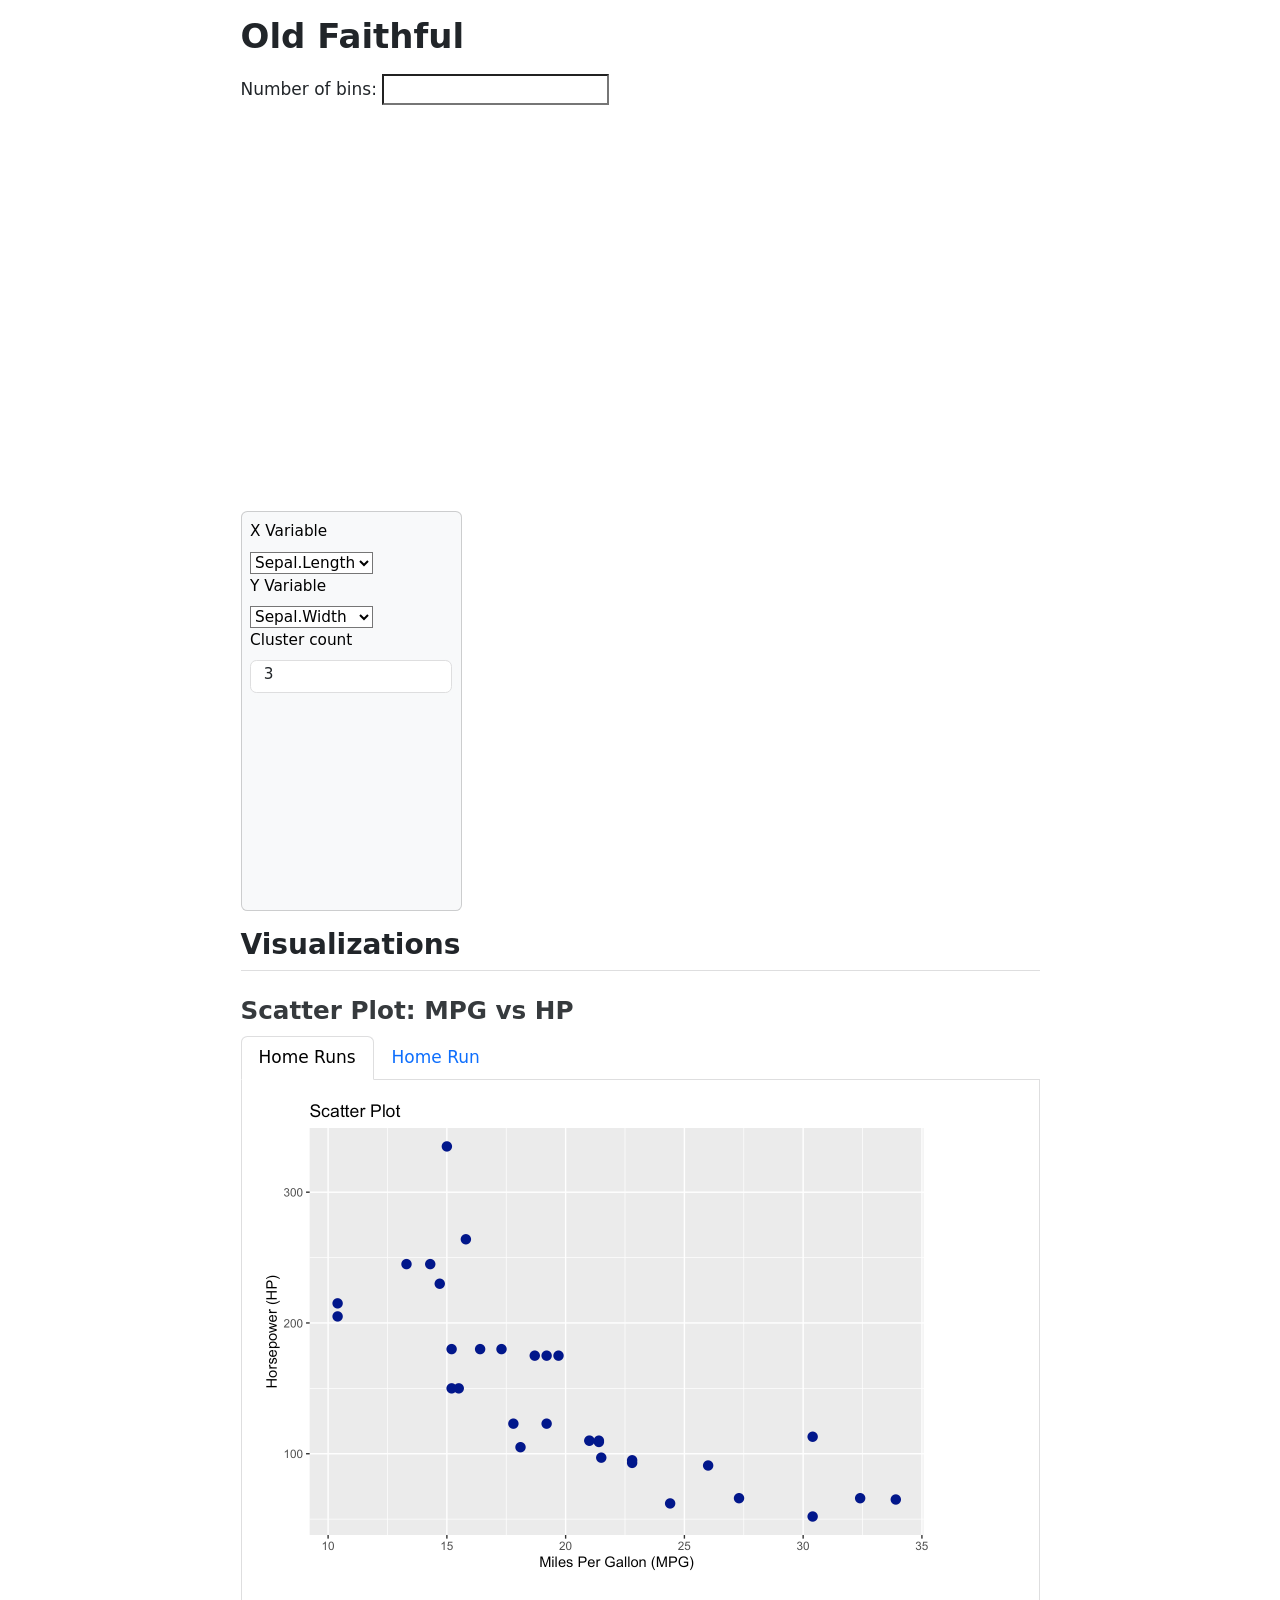
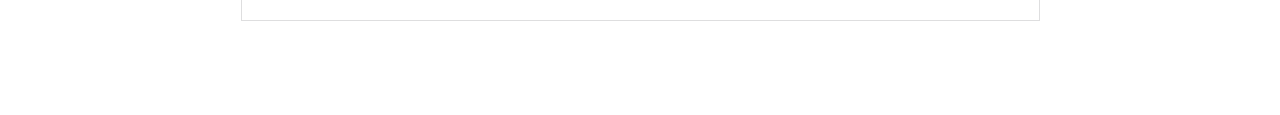
<file: test.html>
<!DOCTYPE html>
<html xmlns="http://www.w3.org/1999/xhtml" lang="en" xml:lang="en"><head>

<meta charset="utf-8">
<meta name="generator" content="quarto-1.7.31">

<meta name="viewport" content="width=device-width, initial-scale=1.0, user-scalable=yes">


<title>Old Faithful</title>
<style>
code{white-space: pre-wrap;}
span.smallcaps{font-variant: small-caps;}
div.columns{display: flex; gap: min(4vw, 1.5em);}
div.column{flex: auto; overflow-x: auto;}
div.hanging-indent{margin-left: 1.5em; text-indent: -1.5em;}
ul.task-list{list-style: none;}
ul.task-list li input[type="checkbox"] {
  width: 0.8em;
  margin: 0 0.8em 0.2em -1em; /* quarto-specific, see https://github.com/quarto-dev/quarto-cli/issues/4556 */ 
  vertical-align: middle;
}
</style>


<script src="test_files/libs/clipboard/clipboard.min.js"></script>
<script src="test_files/libs/quarto-html/quarto.js" type="module"></script>
<script src="test_files/libs/quarto-html/tabsets/tabsets.js" type="module"></script>
<script src="test_files/libs/quarto-html/popper.min.js"></script>
<script src="test_files/libs/quarto-html/tippy.umd.min.js"></script>
<script src="test_files/libs/quarto-html/anchor.min.js"></script>
<link href="test_files/libs/quarto-html/tippy.css" rel="stylesheet">
<link href="test_files/libs/quarto-html/quarto-syntax-highlighting-e1a5c8363afafaef2c763b6775fbf3ca.css" rel="stylesheet" id="quarto-text-highlighting-styles">
<script src="test_files/libs/bootstrap/bootstrap.min.js"></script>
<link href="test_files/libs/bootstrap/bootstrap-icons.css" rel="stylesheet">
<link href="test_files/libs/bootstrap/bootstrap-81267100e462c21b3d6c0d5bf76a3417.min.css" rel="stylesheet" append-hash="true" id="quarto-bootstrap" data-mode="light">


</head>

<body class="fullcontent quarto-light">

<div id="quarto-content" class="page-columns page-rows-contents page-layout-article">

<main class="content" id="quarto-document-content">

<header id="title-block-header" class="quarto-title-block default">
<div class="quarto-title">
<h1 class="title">Old Faithful</h1>
</div>



<div class="quarto-title-meta">

    
  
    
  </div>
  


</header>


<div class="cell">
<div class="cell-output-display">
<div class="form-group shiny-input-container">
<label class="control-label" id="bins-label" for="bins">Number of bins:</label>
<input class="js-range-slider" id="bins" data-skin="shiny" data-min="1" data-max="50" data-from="30" data-step="1" data-grid="true" data-grid-num="9.8" data-grid-snap="false" data-prettify-separator="," data-prettify-enabled="true" data-keyboard="true" data-data-type="number">
</div>
</div>
<div class="cell-output-display">
<div class="shiny-plot-output html-fill-item" id="distPlot" style="width:100%;height:400px;"></div>
</div>
</div>
<div class="panel-grid layout-sidebar ms-md-0 layout-sidebar-left">
<div class="cell panel-sidebar card bg-light p-2 g-col-24 g-col-lg-7">
<div class="cell-output-display no-overflow-x">
<div class="form-group shiny-input-container">
<label class="control-label" id="xcol-label" for="xcol">X Variable</label>
<div>
<select id="xcol" class="shiny-input-select"><option value="Sepal.Length" selected="">Sepal.Length</option>
<option value="Sepal.Width">Sepal.Width</option>
<option value="Petal.Length">Petal.Length</option>
<option value="Petal.Width">Petal.Width</option></select>
<script type="application/json" data-for="xcol" data-nonempty="">{"plugins":["selectize-plugin-a11y"]}</script>
</div>
</div>
</div>
<div class="cell-output-display no-overflow-x">
<div class="form-group shiny-input-container">
<label class="control-label" id="ycol-label" for="ycol">Y Variable</label>
<div>
<select id="ycol" class="shiny-input-select"><option value="Sepal.Length">Sepal.Length</option>
<option value="Sepal.Width" selected="">Sepal.Width</option>
<option value="Petal.Length">Petal.Length</option>
<option value="Petal.Width">Petal.Width</option></select>
<script type="application/json" data-for="ycol" data-nonempty="">{"plugins":["selectize-plugin-a11y"]}</script>
</div>
</div>
</div>
<div class="cell-output-display">
<div class="form-group shiny-input-container">
<label class="control-label" id="clusters-label" for="clusters">Cluster count</label>
<input id="clusters" type="number" class="shiny-input-number form-control" value="3" data-update-on="change" min="1" max="9">
</div>
</div>
</div>
<div class="panel-fill panel-grid g-col-24 g-col-lg-17 pt-3 pt-lg-0">
<div class="g-col-24">
<div class="cell panel-fill">
<div class="cell-output-display">
<div class="shiny-plot-output html-fill-item" id="plot1" style="width:100%;height:400px;"></div>
</div>
</div>
</div>
</div>
</div>
<section id="visualizations" class="level2 tabset">
<h2 class="tabset anchored" data-anchor-id="visualizations">Visualizations</h2>
<section id="scatter-plot-mpg-vs-hp" class="level3">
<h3 class="anchored" data-anchor-id="scatter-plot-mpg-vs-hp">Scatter Plot: MPG vs HP</h3>
<div class="tabset-margin-container"></div><div class="panel-tabset">
<ul class="nav nav-tabs" role="tablist"><li class="nav-item" role="presentation"><a class="nav-link active" id="tabset-1-1-tab" data-bs-toggle="tab" data-bs-target="#tabset-1-1" role="tab" aria-controls="tabset-1-1" aria-selected="true" href="">Home Runs</a></li><li class="nav-item" role="presentation"><a class="nav-link" id="tabset-1-2-tab" data-bs-toggle="tab" data-bs-target="#tabset-1-2" role="tab" aria-controls="tabset-1-2" aria-selected="false" href="">Home Run</a></li></ul>
<div class="tab-content">
<div id="tabset-1-1" class="tab-pane active" role="tabpanel" aria-labelledby="tabset-1-1-tab">
<div class="cell">
<div class="cell-output-display">
<div>
<figure class="figure">
<p><img src="test_files/figure-html/unnamed-chunk-6-1.png" class="img-fluid figure-img" width="672"></p>
</figure>
</div>
</div>
</div>
</div>
<div id="tabset-1-2" class="tab-pane" role="tabpanel" aria-labelledby="tabset-1-2-tab">
<div class="cell">
<div class="cell-output-display">
<div>
<figure class="figure">
<p><img src="test_files/figure-html/unnamed-chunk-7-1.png" class="img-fluid figure-img" width="672"></p>
</figure>
</div>
</div>
</div>
<p>
<script type="application/shiny-prerendered" data-context="server">
output$distPlot <- renderPlot({
  x <- faithful[, 2]  # Old Faithful Geyser data
  bins <- seq(min(x), max(x), length.out = input$bins + 1)
  hist(x, breaks = bins, col = 'darkgray', border = 'white')
})
</script>
 
<script type="application/shiny-prerendered" data-context="server">
selectedData <- reactive({
    iris[, c(input$xcol, input$ycol)]
  })

clusters <- reactive({
  kmeans(selectedData(), input$clusters)
})

output$plot1 <- renderPlot({
  palette(c("#E41A1C", "#377EB8", "#4DAF4A", "#984EA3",
    "#FF7F00", "#FFFF33", "#A65628", "#F781BF", "#999999"))

  par(mar = c(5.1, 4.1, 0, 1))
  plot(selectedData(),
       col = clusters()$cluster,
       pch = 20, cex = 3)
  points(clusters()$centers, pch = 4, cex = 4, lwd = 4)
})
</script>
 
<script type="application/shiny-prerendered" data-context="server-extras">
ojs_define <- function(..., .session = shiny::getDefaultReactiveDomain()) {
  quos <- rlang::enquos(...)
  vars <- rlang::list2(...)
  nm <- names(vars)
  if (is.null(nm)) {
    nm <- rep_len("", length(vars))
  }
  mapply(
    function(q, nm, val) {
      # Infer name, if possible
      if (nm == "") {
        tryCatch(
          {
            nm <- rlang::as_name(q)
          },
          error = function(e) {
            code <- paste(collapse = "\n", deparse(rlang::f_rhs(q)))
            stop(
              "ojs_define() could not create a name for the argument: ",
              code
            )
          }
        )
      }
      .session$output[[nm]] <- val
      outputOptions(.session$output, nm, suspendWhenHidden = FALSE)
      .session$sendCustomMessage("ojs-export", list(name = nm))
      NULL
    },
    quos,
    nm,
    vars,
    SIMPLIFY = FALSE,
    USE.NAMES = FALSE
  )
  invisible()
}
</script>
</p>
<!--html_preserve-->
<script type="application/shiny-prerendered" data-context="dependencies">
{"type":"list","attributes":{},"value":[{"type":"list","attributes":{"names":{"type":"character","attributes":{},"value":["name","version","src","meta","script","stylesheet","head","attachment","package","all_files","pkgVersion"]},"class":{"type":"character","attributes":{},"value":["html_dependency"]}},"value":[{"type":"character","attributes":{},"value":["ionrangeslider-javascript"]},{"type":"character","attributes":{},"value":["2.3.1"]},{"type":"list","attributes":{"names":{"type":"character","attributes":{},"value":["file"]}},"value":[{"type":"character","attributes":{},"value":["www/shared/ionrangeslider"]}]},{"type":"NULL"},{"type":"character","attributes":{},"value":["js/ion.rangeSlider.min.js"]},{"type":"NULL"},{"type":"NULL"},{"type":"NULL"},{"type":"character","attributes":{},"value":["shiny"]},{"type":"logical","attributes":{},"value":[true]},{"type":"character","attributes":{},"value":["1.11.1"]}]},{"type":"list","attributes":{"names":{"type":"character","attributes":{},"value":["name","version","src","meta","script","stylesheet","head","attachment","package","all_files","pkgVersion"]},"class":{"type":"character","attributes":{},"value":["html_dependency"]}},"value":[{"type":"character","attributes":{},"value":["strftime"]},{"type":"character","attributes":{},"value":["0.9.2"]},{"type":"list","attributes":{"names":{"type":"character","attributes":{},"value":["file"]}},"value":[{"type":"character","attributes":{},"value":["www/shared/strftime"]}]},{"type":"NULL"},{"type":"character","attributes":{},"value":["strftime-min.js"]},{"type":"NULL"},{"type":"NULL"},{"type":"NULL"},{"type":"character","attributes":{},"value":["shiny"]},{"type":"logical","attributes":{},"value":[true]},{"type":"character","attributes":{},"value":["1.11.1"]}]},{"type":"list","attributes":{"names":{"type":"character","attributes":{},"value":["name","version","src","meta","script","stylesheet","head","attachment","package","all_files","pkgVersion"]},"class":{"type":"character","attributes":{},"value":["html_dependency"]}},"value":[{"type":"character","attributes":{},"value":["ionrangeslider-css"]},{"type":"character","attributes":{},"value":["2.3.1"]},{"type":"list","attributes":{"names":{"type":"character","attributes":{},"value":["file"]}},"value":[{"type":"character","attributes":{},"value":["www/shared/ionrangeslider"]}]},{"type":"NULL"},{"type":"NULL"},{"type":"character","attributes":{},"value":["css/ion.rangeSlider.css"]},{"type":"NULL"},{"type":"NULL"},{"type":"character","attributes":{},"value":["shiny"]},{"type":"logical","attributes":{},"value":[true]},{"type":"character","attributes":{},"value":["1.11.1"]}]},{"type":"list","attributes":{"names":{"type":"character","attributes":{},"value":["name","version","src","meta","script","stylesheet","head","attachment","package","all_files","pkgVersion"]},"class":{"type":"character","attributes":{},"value":["html_dependency"]}},"value":[{"type":"character","attributes":{},"value":["htmltools-fill"]},{"type":"character","attributes":{},"value":["0.5.8.1"]},{"type":"list","attributes":{"names":{"type":"character","attributes":{},"value":["file"]}},"value":[{"type":"character","attributes":{},"value":["fill"]}]},{"type":"NULL"},{"type":"NULL"},{"type":"character","attributes":{},"value":["fill.css"]},{"type":"NULL"},{"type":"NULL"},{"type":"character","attributes":{},"value":["htmltools"]},{"type":"logical","attributes":{},"value":[true]},{"type":"character","attributes":{},"value":["0.5.8.1"]}]},{"type":"list","attributes":{"names":{"type":"character","attributes":{},"value":["name","version","src","meta","script","stylesheet","head","attachment","package","all_files","pkgVersion"]},"class":{"type":"character","attributes":{},"value":["html_dependency"]}},"value":[{"type":"character","attributes":{},"value":["selectize"]},{"type":"character","attributes":{},"value":["0.15.2"]},{"type":"list","attributes":{"names":{"type":"character","attributes":{},"value":["file"]}},"value":[{"type":"character","attributes":{},"value":["www/shared/selectize"]}]},{"type":"NULL"},{"type":"character","attributes":{},"value":["js/selectize.min.js","accessibility/js/selectize-plugin-a11y.min.js"]},{"type":"character","attributes":{},"value":["css/selectize.bootstrap3.css"]},{"type":"NULL"},{"type":"NULL"},{"type":"character","attributes":{},"value":["shiny"]},{"type":"logical","attributes":{},"value":[true]},{"type":"character","attributes":{},"value":["1.11.1"]}]},{"type":"list","attributes":{"names":{"type":"character","attributes":{},"value":["name","version","src","meta","script","stylesheet","head","attachment","package","all_files","pkgVersion"]},"class":{"type":"character","attributes":{},"value":["html_dependency"]}},"value":[{"type":"character","attributes":{},"value":["selectize"]},{"type":"character","attributes":{},"value":["0.15.2"]},{"type":"list","attributes":{"names":{"type":"character","attributes":{},"value":["file"]}},"value":[{"type":"character","attributes":{},"value":["www/shared/selectize"]}]},{"type":"NULL"},{"type":"character","attributes":{},"value":["js/selectize.min.js","accessibility/js/selectize-plugin-a11y.min.js"]},{"type":"character","attributes":{},"value":["css/selectize.bootstrap3.css"]},{"type":"NULL"},{"type":"NULL"},{"type":"character","attributes":{},"value":["shiny"]},{"type":"logical","attributes":{},"value":[true]},{"type":"character","attributes":{},"value":["1.11.1"]}]},{"type":"list","attributes":{"names":{"type":"character","attributes":{},"value":["name","version","src","meta","script","stylesheet","head","attachment","package","all_files","pkgVersion"]},"class":{"type":"character","attributes":{},"value":["html_dependency"]}},"value":[{"type":"character","attributes":{},"value":["htmltools-fill"]},{"type":"character","attributes":{},"value":["0.5.8.1"]},{"type":"list","attributes":{"names":{"type":"character","attributes":{},"value":["file"]}},"value":[{"type":"character","attributes":{},"value":["fill"]}]},{"type":"NULL"},{"type":"NULL"},{"type":"character","attributes":{},"value":["fill.css"]},{"type":"NULL"},{"type":"NULL"},{"type":"character","attributes":{},"value":["htmltools"]},{"type":"logical","attributes":{},"value":[true]},{"type":"character","attributes":{},"value":["0.5.8.1"]}]}]}
</script>
<!--/html_preserve-->
<!--html_preserve-->
<script type="application/shiny-prerendered" data-context="execution_dependencies">
{"type":"list","attributes":{"names":{"type":"character","attributes":{},"value":["packages"]}},"value":[{"type":"list","attributes":{"names":{"type":"character","attributes":{},"value":["packages","version"]},"class":{"type":"character","attributes":{},"value":["data.frame"]},"row.names":{"type":"integer","attributes":{},"value":[1,2,3,4,5,6,7,8,9,10,11,12,13,14,15,16,17,18,19,20,21,22,23,24,25,26,27,28,29,30,31,32,33,34,35,36,37,38,39,40,41,42,43,44,45,46,47,48,49,50,51,52]}},"value":[{"type":"character","attributes":{},"value":["base","bslib","cachem","cli","compiler","datasets","digest","dplyr","evaluate","farver","fastmap","generics","ggplot2","glue","graphics","grDevices","grid","gtable","htmltools","htmlwidgets","httpuv","jquerylib","jsonlite","knitr","labeling","later","lifecycle","magrittr","memoise","methods","mime","pillar","pkgconfig","promises","R6","RColorBrewer","Rcpp","rlang","rmarkdown","sass","scales","shiny","stats","tibble","tidyselect","tools","utils","vctrs","withr","xfun","xtable","yaml"]},{"type":"character","attributes":{},"value":["4.5.1","0.9.0","1.1.0","3.6.5","4.5.1","4.5.1","0.6.37","1.1.4","1.0.4","2.1.2","1.2.0","0.1.4","3.5.2","1.8.0","4.5.1","4.5.1","4.5.1","0.3.6","0.5.8.1","1.6.4","1.6.16","0.1.4","2.0.0","1.50","0.4.3","1.4.2","1.0.4","2.0.3","2.0.1","4.5.1","0.13","1.10.2","2.0.3","1.3.3","2.6.1","1.1-3","1.1.0","1.1.6","2.29","0.4.10","1.4.0","1.11.1","4.5.1","3.3.0","1.2.1","4.5.1","4.5.1","0.6.5","3.0.2","0.52","1.8-4","2.3.10"]}]}]}
</script>
<!--/html_preserve-->
</div>
</div>
</div>
</section>
</section>

</main>
<!-- /main column -->
<script id="quarto-html-after-body" type="application/javascript">
  window.document.addEventListener("DOMContentLoaded", function (event) {
    const icon = "";
    const anchorJS = new window.AnchorJS();
    anchorJS.options = {
      placement: 'right',
      icon: icon
    };
    anchorJS.add('.anchored');
    const isCodeAnnotation = (el) => {
      for (const clz of el.classList) {
        if (clz.startsWith('code-annotation-')) {                     
          return true;
        }
      }
      return false;
    }
    const onCopySuccess = function(e) {
      // button target
      const button = e.trigger;
      // don't keep focus
      button.blur();
      // flash "checked"
      button.classList.add('code-copy-button-checked');
      var currentTitle = button.getAttribute("title");
      button.setAttribute("title", "Copied!");
      let tooltip;
      if (window.bootstrap) {
        button.setAttribute("data-bs-toggle", "tooltip");
        button.setAttribute("data-bs-placement", "left");
        button.setAttribute("data-bs-title", "Copied!");
        tooltip = new bootstrap.Tooltip(button, 
          { trigger: "manual", 
            customClass: "code-copy-button-tooltip",
            offset: [0, -8]});
        tooltip.show();    
      }
      setTimeout(function() {
        if (tooltip) {
          tooltip.hide();
          button.removeAttribute("data-bs-title");
          button.removeAttribute("data-bs-toggle");
          button.removeAttribute("data-bs-placement");
        }
        button.setAttribute("title", currentTitle);
        button.classList.remove('code-copy-button-checked');
      }, 1000);
      // clear code selection
      e.clearSelection();
    }
    const getTextToCopy = function(trigger) {
        const codeEl = trigger.previousElementSibling.cloneNode(true);
        for (const childEl of codeEl.children) {
          if (isCodeAnnotation(childEl)) {
            childEl.remove();
          }
        }
        return codeEl.innerText;
    }
    const clipboard = new window.ClipboardJS('.code-copy-button:not([data-in-quarto-modal])', {
      text: getTextToCopy
    });
    clipboard.on('success', onCopySuccess);
    if (window.document.getElementById('quarto-embedded-source-code-modal')) {
      const clipboardModal = new window.ClipboardJS('.code-copy-button[data-in-quarto-modal]', {
        text: getTextToCopy,
        container: window.document.getElementById('quarto-embedded-source-code-modal')
      });
      clipboardModal.on('success', onCopySuccess);
    }
      var localhostRegex = new RegExp(/^(?:http|https):\/\/localhost\:?[0-9]*\//);
      var mailtoRegex = new RegExp(/^mailto:/);
        var filterRegex = new RegExp('/' + window.location.host + '/');
      var isInternal = (href) => {
          return filterRegex.test(href) || localhostRegex.test(href) || mailtoRegex.test(href);
      }
      // Inspect non-navigation links and adorn them if external
     var links = window.document.querySelectorAll('a[href]:not(.nav-link):not(.navbar-brand):not(.toc-action):not(.sidebar-link):not(.sidebar-item-toggle):not(.pagination-link):not(.no-external):not([aria-hidden]):not(.dropdown-item):not(.quarto-navigation-tool):not(.about-link)');
      for (var i=0; i<links.length; i++) {
        const link = links[i];
        if (!isInternal(link.href)) {
          // undo the damage that might have been done by quarto-nav.js in the case of
          // links that we want to consider external
          if (link.dataset.originalHref !== undefined) {
            link.href = link.dataset.originalHref;
          }
        }
      }
    function tippyHover(el, contentFn, onTriggerFn, onUntriggerFn) {
      const config = {
        allowHTML: true,
        maxWidth: 500,
        delay: 100,
        arrow: false,
        appendTo: function(el) {
            return el.parentElement;
        },
        interactive: true,
        interactiveBorder: 10,
        theme: 'quarto',
        placement: 'bottom-start',
      };
      if (contentFn) {
        config.content = contentFn;
      }
      if (onTriggerFn) {
        config.onTrigger = onTriggerFn;
      }
      if (onUntriggerFn) {
        config.onUntrigger = onUntriggerFn;
      }
      window.tippy(el, config); 
    }
    const noterefs = window.document.querySelectorAll('a[role="doc-noteref"]');
    for (var i=0; i<noterefs.length; i++) {
      const ref = noterefs[i];
      tippyHover(ref, function() {
        // use id or data attribute instead here
        let href = ref.getAttribute('data-footnote-href') || ref.getAttribute('href');
        try { href = new URL(href).hash; } catch {}
        const id = href.replace(/^#\/?/, "");
        const note = window.document.getElementById(id);
        if (note) {
          return note.innerHTML;
        } else {
          return "";
        }
      });
    }
    const xrefs = window.document.querySelectorAll('a.quarto-xref');
    const processXRef = (id, note) => {
      // Strip column container classes
      const stripColumnClz = (el) => {
        el.classList.remove("page-full", "page-columns");
        if (el.children) {
          for (const child of el.children) {
            stripColumnClz(child);
          }
        }
      }
      stripColumnClz(note)
      if (id === null || id.startsWith('sec-')) {
        // Special case sections, only their first couple elements
        const container = document.createElement("div");
        if (note.children && note.children.length > 2) {
          container.appendChild(note.children[0].cloneNode(true));
          for (let i = 1; i < note.children.length; i++) {
            const child = note.children[i];
            if (child.tagName === "P" && child.innerText === "") {
              continue;
            } else {
              container.appendChild(child.cloneNode(true));
              break;
            }
          }
          if (window.Quarto?.typesetMath) {
            window.Quarto.typesetMath(container);
          }
          return container.innerHTML
        } else {
          if (window.Quarto?.typesetMath) {
            window.Quarto.typesetMath(note);
          }
          return note.innerHTML;
        }
      } else {
        // Remove any anchor links if they are present
        const anchorLink = note.querySelector('a.anchorjs-link');
        if (anchorLink) {
          anchorLink.remove();
        }
        if (window.Quarto?.typesetMath) {
          window.Quarto.typesetMath(note);
        }
        if (note.classList.contains("callout")) {
          return note.outerHTML;
        } else {
          return note.innerHTML;
        }
      }
    }
    for (var i=0; i<xrefs.length; i++) {
      const xref = xrefs[i];
      tippyHover(xref, undefined, function(instance) {
        instance.disable();
        let url = xref.getAttribute('href');
        let hash = undefined; 
        if (url.startsWith('#')) {
          hash = url;
        } else {
          try { hash = new URL(url).hash; } catch {}
        }
        if (hash) {
          const id = hash.replace(/^#\/?/, "");
          const note = window.document.getElementById(id);
          if (note !== null) {
            try {
              const html = processXRef(id, note.cloneNode(true));
              instance.setContent(html);
            } finally {
              instance.enable();
              instance.show();
            }
          } else {
            // See if we can fetch this
            fetch(url.split('#')[0])
            .then(res => res.text())
            .then(html => {
              const parser = new DOMParser();
              const htmlDoc = parser.parseFromString(html, "text/html");
              const note = htmlDoc.getElementById(id);
              if (note !== null) {
                const html = processXRef(id, note);
                instance.setContent(html);
              } 
            }).finally(() => {
              instance.enable();
              instance.show();
            });
          }
        } else {
          // See if we can fetch a full url (with no hash to target)
          // This is a special case and we should probably do some content thinning / targeting
          fetch(url)
          .then(res => res.text())
          .then(html => {
            const parser = new DOMParser();
            const htmlDoc = parser.parseFromString(html, "text/html");
            const note = htmlDoc.querySelector('main.content');
            if (note !== null) {
              // This should only happen for chapter cross references
              // (since there is no id in the URL)
              // remove the first header
              if (note.children.length > 0 && note.children[0].tagName === "HEADER") {
                note.children[0].remove();
              }
              const html = processXRef(null, note);
              instance.setContent(html);
            } 
          }).finally(() => {
            instance.enable();
            instance.show();
          });
        }
      }, function(instance) {
      });
    }
        let selectedAnnoteEl;
        const selectorForAnnotation = ( cell, annotation) => {
          let cellAttr = 'data-code-cell="' + cell + '"';
          let lineAttr = 'data-code-annotation="' +  annotation + '"';
          const selector = 'span[' + cellAttr + '][' + lineAttr + ']';
          return selector;
        }
        const selectCodeLines = (annoteEl) => {
          const doc = window.document;
          const targetCell = annoteEl.getAttribute("data-target-cell");
          const targetAnnotation = annoteEl.getAttribute("data-target-annotation");
          const annoteSpan = window.document.querySelector(selectorForAnnotation(targetCell, targetAnnotation));
          const lines = annoteSpan.getAttribute("data-code-lines").split(",");
          const lineIds = lines.map((line) => {
            return targetCell + "-" + line;
          })
          let top = null;
          let height = null;
          let parent = null;
          if (lineIds.length > 0) {
              //compute the position of the single el (top and bottom and make a div)
              const el = window.document.getElementById(lineIds[0]);
              top = el.offsetTop;
              height = el.offsetHeight;
              parent = el.parentElement.parentElement;
            if (lineIds.length > 1) {
              const lastEl = window.document.getElementById(lineIds[lineIds.length - 1]);
              const bottom = lastEl.offsetTop + lastEl.offsetHeight;
              height = bottom - top;
            }
            if (top !== null && height !== null && parent !== null) {
              // cook up a div (if necessary) and position it 
              let div = window.document.getElementById("code-annotation-line-highlight");
              if (div === null) {
                div = window.document.createElement("div");
                div.setAttribute("id", "code-annotation-line-highlight");
                div.style.position = 'absolute';
                parent.appendChild(div);
              }
              div.style.top = top - 2 + "px";
              div.style.height = height + 4 + "px";
              div.style.left = 0;
              let gutterDiv = window.document.getElementById("code-annotation-line-highlight-gutter");
              if (gutterDiv === null) {
                gutterDiv = window.document.createElement("div");
                gutterDiv.setAttribute("id", "code-annotation-line-highlight-gutter");
                gutterDiv.style.position = 'absolute';
                const codeCell = window.document.getElementById(targetCell);
                const gutter = codeCell.querySelector('.code-annotation-gutter');
                gutter.appendChild(gutterDiv);
              }
              gutterDiv.style.top = top - 2 + "px";
              gutterDiv.style.height = height + 4 + "px";
            }
            selectedAnnoteEl = annoteEl;
          }
        };
        const unselectCodeLines = () => {
          const elementsIds = ["code-annotation-line-highlight", "code-annotation-line-highlight-gutter"];
          elementsIds.forEach((elId) => {
            const div = window.document.getElementById(elId);
            if (div) {
              div.remove();
            }
          });
          selectedAnnoteEl = undefined;
        };
          // Handle positioning of the toggle
      window.addEventListener(
        "resize",
        throttle(() => {
          elRect = undefined;
          if (selectedAnnoteEl) {
            selectCodeLines(selectedAnnoteEl);
          }
        }, 10)
      );
      function throttle(fn, ms) {
      let throttle = false;
      let timer;
        return (...args) => {
          if(!throttle) { // first call gets through
              fn.apply(this, args);
              throttle = true;
          } else { // all the others get throttled
              if(timer) clearTimeout(timer); // cancel #2
              timer = setTimeout(() => {
                fn.apply(this, args);
                timer = throttle = false;
              }, ms);
          }
        };
      }
        // Attach click handler to the DT
        const annoteDls = window.document.querySelectorAll('dt[data-target-cell]');
        for (const annoteDlNode of annoteDls) {
          annoteDlNode.addEventListener('click', (event) => {
            const clickedEl = event.target;
            if (clickedEl !== selectedAnnoteEl) {
              unselectCodeLines();
              const activeEl = window.document.querySelector('dt[data-target-cell].code-annotation-active');
              if (activeEl) {
                activeEl.classList.remove('code-annotation-active');
              }
              selectCodeLines(clickedEl);
              clickedEl.classList.add('code-annotation-active');
            } else {
              // Unselect the line
              unselectCodeLines();
              clickedEl.classList.remove('code-annotation-active');
            }
          });
        }
    const findCites = (el) => {
      const parentEl = el.parentElement;
      if (parentEl) {
        const cites = parentEl.dataset.cites;
        if (cites) {
          return {
            el,
            cites: cites.split(' ')
          };
        } else {
          return findCites(el.parentElement)
        }
      } else {
        return undefined;
      }
    };
    var bibliorefs = window.document.querySelectorAll('a[role="doc-biblioref"]');
    for (var i=0; i<bibliorefs.length; i++) {
      const ref = bibliorefs[i];
      const citeInfo = findCites(ref);
      if (citeInfo) {
        tippyHover(citeInfo.el, function() {
          var popup = window.document.createElement('div');
          citeInfo.cites.forEach(function(cite) {
            var citeDiv = window.document.createElement('div');
            citeDiv.classList.add('hanging-indent');
            citeDiv.classList.add('csl-entry');
            var biblioDiv = window.document.getElementById('ref-' + cite);
            if (biblioDiv) {
              citeDiv.innerHTML = biblioDiv.innerHTML;
            }
            popup.appendChild(citeDiv);
          });
          return popup.innerHTML;
        });
      }
    }
  });
  </script>
</div> <!-- /content -->




</body></html>
</file>
<file: index_files/libs/quarto-html/tippy.css>
.tippy-box[data-animation=fade][data-state=hidden]{opacity:0}[data-tippy-root]{max-width:calc(100vw - 10px)}.tippy-box{position:relative;background-color:#333;color:#fff;border-radius:4px;font-size:14px;line-height:1.4;white-space:normal;outline:0;transition-property:transform,visibility,opacity}.tippy-box[data-placement^=top]>.tippy-arrow{bottom:0}.tippy-box[data-placement^=top]>.tippy-arrow:before{bottom:-7px;left:0;border-width:8px 8px 0;border-top-color:initial;transform-origin:center top}.tippy-box[data-placement^=bottom]>.tippy-arrow{top:0}.tippy-box[data-placement^=bottom]>.tippy-arrow:before{top:-7px;left:0;border-width:0 8px 8px;border-bottom-color:initial;transform-origin:center bottom}.tippy-box[data-placement^=left]>.tippy-arrow{right:0}.tippy-box[data-placement^=left]>.tippy-arrow:before{border-width:8px 0 8px 8px;border-left-color:initial;right:-7px;transform-origin:center left}.tippy-box[data-placement^=right]>.tippy-arrow{left:0}.tippy-box[data-placement^=right]>.tippy-arrow:before{left:-7px;border-width:8px 8px 8px 0;border-right-color:initial;transform-origin:center right}.tippy-box[data-inertia][data-state=visible]{transition-timing-function:cubic-bezier(.54,1.5,.38,1.11)}.tippy-arrow{width:16px;height:16px;color:#333}.tippy-arrow:before{content:"";position:absolute;border-color:transparent;border-style:solid}.tippy-content{position:relative;padding:5px 9px;z-index:1}
</file>
<file: index_files/libs/quarto-html/quarto-syntax-highlighting-e1a5c8363afafaef2c763b6775fbf3ca.css>
/* quarto syntax highlight colors */
:root {
  --quarto-hl-ot-color: #003B4F;
  --quarto-hl-at-color: #657422;
  --quarto-hl-ss-color: #20794D;
  --quarto-hl-an-color: #5E5E5E;
  --quarto-hl-fu-color: #4758AB;
  --quarto-hl-st-color: #20794D;
  --quarto-hl-cf-color: #003B4F;
  --quarto-hl-op-color: #5E5E5E;
  --quarto-hl-er-color: #AD0000;
  --quarto-hl-bn-color: #AD0000;
  --quarto-hl-al-color: #AD0000;
  --quarto-hl-va-color: #111111;
  --quarto-hl-bu-color: inherit;
  --quarto-hl-ex-color: inherit;
  --quarto-hl-pp-color: #AD0000;
  --quarto-hl-in-color: #5E5E5E;
  --quarto-hl-vs-color: #20794D;
  --quarto-hl-wa-color: #5E5E5E;
  --quarto-hl-do-color: #5E5E5E;
  --quarto-hl-im-color: #00769E;
  --quarto-hl-ch-color: #20794D;
  --quarto-hl-dt-color: #AD0000;
  --quarto-hl-fl-color: #AD0000;
  --quarto-hl-co-color: #5E5E5E;
  --quarto-hl-cv-color: #5E5E5E;
  --quarto-hl-cn-color: #8f5902;
  --quarto-hl-sc-color: #5E5E5E;
  --quarto-hl-dv-color: #AD0000;
  --quarto-hl-kw-color: #003B4F;
}

/* other quarto variables */
:root {
  --quarto-font-monospace: SFMono-Regular, Menlo, Monaco, Consolas, "Liberation Mono", "Courier New", monospace;
}

/* syntax highlight based on Pandoc's rules */
pre > code.sourceCode > span {
  color: #003B4F;
}

code.sourceCode > span {
  color: #003B4F;
}

div.sourceCode,
div.sourceCode pre.sourceCode {
  color: #003B4F;
}

/* Normal */
code span {
  color: #003B4F;
}

/* Alert */
code span.al {
  color: #AD0000;
  font-style: inherit;
}

/* Annotation */
code span.an {
  color: #5E5E5E;
  font-style: inherit;
}

/* Attribute */
code span.at {
  color: #657422;
  font-style: inherit;
}

/* BaseN */
code span.bn {
  color: #AD0000;
  font-style: inherit;
}

/* BuiltIn */
code span.bu {
  font-style: inherit;
}

/* ControlFlow */
code span.cf {
  color: #003B4F;
  font-weight: bold;
  font-style: inherit;
}

/* Char */
code span.ch {
  color: #20794D;
  font-style: inherit;
}

/* Constant */
code span.cn {
  color: #8f5902;
  font-style: inherit;
}

/* Comment */
code span.co {
  color: #5E5E5E;
  font-style: inherit;
}

/* CommentVar */
code span.cv {
  color: #5E5E5E;
  font-style: italic;
}

/* Documentation */
code span.do {
  color: #5E5E5E;
  font-style: italic;
}

/* DataType */
code span.dt {
  color: #AD0000;
  font-style: inherit;
}

/* DecVal */
code span.dv {
  color: #AD0000;
  font-style: inherit;
}

/* Error */
code span.er {
  color: #AD0000;
  font-style: inherit;
}

/* Extension */
code span.ex {
  font-style: inherit;
}

/* Float */
code span.fl {
  color: #AD0000;
  font-style: inherit;
}

/* Function */
code span.fu {
  color: #4758AB;
  font-style: inherit;
}

/* Import */
code span.im {
  color: #00769E;
  font-style: inherit;
}

/* Information */
code span.in {
  color: #5E5E5E;
  font-style: inherit;
}

/* Keyword */
code span.kw {
  color: #003B4F;
  font-weight: bold;
  font-style: inherit;
}

/* Operator */
code span.op {
  color: #5E5E5E;
  font-style: inherit;
}

/* Other */
code span.ot {
  color: #003B4F;
  font-style: inherit;
}

/* Preprocessor */
code span.pp {
  color: #AD0000;
  font-style: inherit;
}

/* SpecialChar */
code span.sc {
  color: #5E5E5E;
  font-style: inherit;
}

/* SpecialString */
code span.ss {
  color: #20794D;
  font-style: inherit;
}

/* String */
code span.st {
  color: #20794D;
  font-style: inherit;
}

/* Variable */
code span.va {
  color: #111111;
  font-style: inherit;
}

/* VerbatimString */
code span.vs {
  color: #20794D;
  font-style: inherit;
}

/* Warning */
code span.wa {
  color: #5E5E5E;
  font-style: italic;
}

.prevent-inlining {
  content: "</";
}

/*# sourceMappingURL=c735b2cac6c846c1abc72f5ce1520814.css.map */
</file>
<file: index_files/libs/quarto-html/quarto-syntax-highlighting-dark-8ef56b68f8fa1e9d2ba328e99e439f80.css>
/* quarto syntax highlight colors */
:root {
  --quarto-hl-al-color: #f07178;
  --quarto-hl-an-color: #d4d0ab;
  --quarto-hl-at-color: #00e0e0;
  --quarto-hl-bn-color: #d4d0ab;
  --quarto-hl-bu-color: #abe338;
  --quarto-hl-ch-color: #abe338;
  --quarto-hl-co-color: #f8f8f2;
  --quarto-hl-cv-color: #ffd700;
  --quarto-hl-cn-color: #ffd700;
  --quarto-hl-cf-color: #ffa07a;
  --quarto-hl-dt-color: #ffa07a;
  --quarto-hl-dv-color: #d4d0ab;
  --quarto-hl-do-color: #f8f8f2;
  --quarto-hl-er-color: #f07178;
  --quarto-hl-ex-color: #00e0e0;
  --quarto-hl-fl-color: #d4d0ab;
  --quarto-hl-fu-color: #ffa07a;
  --quarto-hl-im-color: #abe338;
  --quarto-hl-in-color: #d4d0ab;
  --quarto-hl-kw-color: #ffa07a;
  --quarto-hl-op-color: #ffa07a;
  --quarto-hl-ot-color: #00e0e0;
  --quarto-hl-pp-color: #dcc6e0;
  --quarto-hl-re-color: #00e0e0;
  --quarto-hl-sc-color: #abe338;
  --quarto-hl-ss-color: #abe338;
  --quarto-hl-st-color: #abe338;
  --quarto-hl-va-color: #00e0e0;
  --quarto-hl-vs-color: #abe338;
  --quarto-hl-wa-color: #dcc6e0;
}

/* other quarto variables */
:root {
  --quarto-font-monospace: SFMono-Regular, Menlo, Monaco, Consolas, "Liberation Mono", "Courier New", monospace;
}

/* syntax highlight based on Pandoc's rules */
pre > code.sourceCode > span {
  color: #f8f8f2;
}

code.sourceCode > span {
  color: #f8f8f2;
}

div.sourceCode,
div.sourceCode pre.sourceCode {
  color: #f8f8f2;
}

/* Normal */
code span {
  color: #f8f8f2;
}

/* Alert */
code span.al {
  color: #f07178;
}

/* Annotation */
code span.an {
  color: #d4d0ab;
}

/* Attribute */
code span.at {
  color: #00e0e0;
}

/* BaseN */
code span.bn {
  color: #d4d0ab;
}

/* BuiltIn */
code span.bu {
  color: #abe338;
}

/* ControlFlow */
code span.cf {
  font-weight: bold;
  color: #ffa07a;
}

/* Char */
code span.ch {
  color: #abe338;
}

/* Constant */
code span.cn {
  color: #ffd700;
}

/* Comment */
code span.co {
  font-style: italic;
  color: #f8f8f2;
}

/* CommentVar */
code span.cv {
  color: #ffd700;
}

/* Documentation */
code span.do {
  color: #f8f8f2;
}

/* DataType */
code span.dt {
  color: #ffa07a;
}

/* DecVal */
code span.dv {
  color: #d4d0ab;
}

/* Error */
code span.er {
  color: #f07178;
  text-decoration: underline;
}

/* Extension */
code span.ex {
  font-weight: bold;
  color: #00e0e0;
}

/* Float */
code span.fl {
  color: #d4d0ab;
}

/* Function */
code span.fu {
  color: #ffa07a;
}

/* Import */
code span.im {
  color: #abe338;
}

/* Information */
code span.in {
  color: #d4d0ab;
}

/* Keyword */
code span.kw {
  font-weight: bold;
  color: #ffa07a;
}

/* Operator */
code span.op {
  color: #ffa07a;
}

/* Other */
code span.ot {
  color: #00e0e0;
}

/* Preprocessor */
code span.pp {
  color: #dcc6e0;
}

/* RegionMarker */
code span.re {
  background-color: #f8f8f2;
  color: #00e0e0;
}

/* SpecialChar */
code span.sc {
  color: #abe338;
}

/* SpecialString */
code span.ss {
  color: #abe338;
}

/* String */
code span.st {
  color: #abe338;
}

/* Variable */
code span.va {
  color: #00e0e0;
}

/* VerbatimString */
code span.vs {
  color: #abe338;
}

/* Warning */
code span.wa {
  color: #dcc6e0;
}

.prevent-inlining {
  content: "</";
}

/*# sourceMappingURL=cf5278f7cea5512246cb3b41cb474b3b.css.map */
</file>
<file: index_files/libs/htmltools-fill-0.5.8.1/fill.css>
@layer htmltools {
  .html-fill-container {
    display: flex;
    flex-direction: column;
    /* Prevent the container from expanding vertically or horizontally beyond its
    parent's constraints. */
    min-height: 0;
    min-width: 0;
  }
  .html-fill-container > .html-fill-item {
    /* Fill items can grow and shrink freely within
    available vertical space in fillable container */
    flex: 1 1 auto;
    min-height: 0;
    min-width: 0;
  }
  .html-fill-container > :not(.html-fill-item) {
    /* Prevent shrinking or growing of non-fill items */
    flex: 0 0 auto;
  }
}
</file>
<file: index_files/libs/bslib-component-css-0.9.0/components.css>
.accordion .accordion-header{font-size:calc(1.325rem + .9vw);margin-top:0;margin-bottom:.5rem;font-weight:400;line-height:1.2;color:var(--bs-heading-color);margin-bottom:0}@media (min-width: 1200px){.accordion .accordion-header{font-size:2rem}}.accordion .accordion-icon:not(:empty){margin-right:0.75rem;display:flex}.accordion .accordion-button:not(.collapsed){box-shadow:none}.accordion .accordion-button:not(.collapsed):focus{box-shadow:var(--bs-accordion-btn-focus-box-shadow)}.bslib-card{overflow:auto}.bslib-card .card-body+.card-body{padding-top:0}.bslib-card .card-body{overflow:auto}.bslib-card .card-body p{margin-top:0}.bslib-card .card-body p:last-child{margin-bottom:0}.bslib-card .card-body{max-height:var(--bslib-card-body-max-height, none)}.bslib-card[data-full-screen="true"]>.card-body{max-height:var(--bslib-card-body-max-height-full-screen, none)}.bslib-card .card-header .form-group{margin-bottom:0}.bslib-card .card-header .selectize-control{margin-bottom:0}.bslib-card .card-header .selectize-control .item{margin-right:1.15rem}.bslib-card .card-footer{margin-top:auto}.bslib-card .bslib-navs-card-title{display:flex;flex-wrap:wrap;justify-content:space-between;align-items:center}.bslib-card .bslib-navs-card-title .nav{margin-left:auto}.bslib-card .bslib-sidebar-layout:not([data-bslib-sidebar-border="true"]){border:none}.bslib-card .bslib-sidebar-layout:not([data-bslib-sidebar-border-radius="true"]){border-top-left-radius:0;border-top-right-radius:0}.bslib-card[data-full-screen="true"]{position:fixed;inset:3.5rem 1rem 1rem;height:auto !important;max-height:none !important;width:auto !important;z-index:1070}.bslib-full-screen-enter{position:absolute;bottom:var(--bslib-full-screen-enter-bottom, 0.2rem);right:var(--bslib-full-screen-enter-right, 0);top:var(--bslib-full-screen-enter-top);left:var(--bslib-full-screen-enter-left);color:var(--bslib-color-fg, var(--bs-card-color));background-color:var(--bslib-color-bg, var(--bs-card-bg, var(--bs-body-bg)));border:var(--bs-card-border-width) solid var(--bslib-color-fg, var(--bs-card-border-color));box-shadow:0 2px 4px rgba(0,0,0,0.15);margin:0.2rem 0.4rem;padding:0.55rem !important;font-size:.8rem;cursor:pointer;opacity:0;z-index:1070}.card:hover>*>.bslib-full-screen-enter,.card:focus-within>*>.bslib-full-screen-enter{opacity:0.6}.card:hover>*>.bslib-full-screen-enter:hover,.card:hover>*>.bslib-full-screen-enter:focus,.card:focus-within>*>.bslib-full-screen-enter:hover,.card:focus-within>*>.bslib-full-screen-enter:focus{opacity:1}.card[data-full-screen="false"]:hover>*>.bslib-full-screen-enter{display:block}.bslib-has-full-screen .bslib-full-screen-enter{display:none !important}.bslib-full-screen-exit{position:relative;top:1.35rem;font-size:0.9rem;cursor:pointer;text-decoration:none;display:flex;float:right;margin-right:2.15rem;align-items:center;color:rgba(var(--bs-body-bg-rgb), 0.8)}.bslib-full-screen-exit:hover{color:rgba(var(--bs-body-bg-rgb), 1)}.bslib-full-screen-exit svg{margin-left:0.5rem;font-size:1.5rem}#bslib-full-screen-overlay{position:fixed;inset:0;background-color:rgba(var(--bs-body-color-rgb), 0.6);backdrop-filter:blur(2px);-webkit-backdrop-filter:blur(2px);z-index:1069;animation:bslib-full-screen-overlay-enter 400ms cubic-bezier(0.6, 0.02, 0.65, 1) forwards}@keyframes bslib-full-screen-overlay-enter{0%{opacity:0}100%{opacity:1}}@media (max-width: 575.98px){.bslib-card[data-full-screen="true"]{inset:2.5rem 0.5rem 0.5rem}.bslib-full-screen-exit{top:0.75rem;margin-right:1.25rem}}.bslib-grid{--_item-column-span: 1;display:grid !important;gap:var(--bslib-spacer, 1rem);height:var(--bslib-grid-height)}.bslib-grid>*{grid-column:auto/span var(--_item-column-span, 1)}.bslib-grid.grid{grid-template-columns:repeat(var(--bs-columns, 12), minmax(0, 1fr));grid-template-rows:unset;grid-auto-rows:var(--bslib-grid--row-heights);--bslib-grid--row-heights--xs: unset;--bslib-grid--row-heights--sm: unset;--bslib-grid--row-heights--md: unset;--bslib-grid--row-heights--lg: unset;--bslib-grid--row-heights--xl: unset;--bslib-grid--row-heights--xxl: unset}.bslib-grid.grid.bslib-grid--row-heights--xs{--bslib-grid--row-heights: var(--bslib-grid--row-heights--xs)}@media (min-width: 576px){.bslib-grid.grid.bslib-grid--row-heights--sm{--bslib-grid--row-heights: var(--bslib-grid--row-heights--sm)}}@media (min-width: 768px){.bslib-grid.grid.bslib-grid--row-heights--md{--bslib-grid--row-heights: var(--bslib-grid--row-heights--md)}}@media (min-width: 992px){.bslib-grid.grid.bslib-grid--row-heights--lg{--bslib-grid--row-heights: var(--bslib-grid--row-heights--lg)}}@media (min-width: 1200px){.bslib-grid.grid.bslib-grid--row-heights--xl{--bslib-grid--row-heights: var(--bslib-grid--row-heights--xl)}}@media (min-width: 1400px){.bslib-grid.grid.bslib-grid--row-heights--xxl{--bslib-grid--row-heights: var(--bslib-grid--row-heights--xxl)}}.bslib-grid>*>.shiny-input-container{width:100%}bslib-layout-columns.bslib-grid{--_item-column-span: 6}bslib-layout-columns[hidden-until-init]>*{display:none}@media (max-width: 767.98px){bslib-layout-columns:where(.bslib-grid)>*{grid-column:1 / -1}}@media (max-width: 575.98px){.bslib-grid{grid-template-columns:1fr !important;height:var(--bslib-grid-height-mobile)}.bslib-grid.grid{height:unset !important}}@media (min-width: 576px){.nav:not(.nav-hidden){display:flex !important;display:-webkit-flex !important}.nav:not(.nav-hidden):not(.nav-stacked):not(.flex-column){float:none !important}.nav:not(.nav-hidden):not(.nav-stacked):not(.flex-column)>.bslib-nav-spacer{margin-left:auto !important}.nav:not(.nav-hidden):not(.nav-stacked):not(.flex-column)>.form-inline{margin-top:auto;margin-bottom:auto}.nav:not(.nav-hidden).nav-stacked{flex-direction:column;-webkit-flex-direction:column;height:100%}.nav:not(.nav-hidden).nav-stacked>.bslib-nav-spacer{margin-top:auto !important}}.bslib-page-fill{width:100%;height:100%;margin:0;padding:var(--bslib-spacer, 1rem);gap:var(--bslib-spacer, 1rem)}@media (max-width: 575.98px){.bslib-flow-mobile>.html-fill-item{flex:0 0 auto}.bslib-flow-mobile.bslib-page-sidebar>.html-fill-item,.bslib-flow-mobile.bslib-page-navbar.has-page-sidebar>.html-fill-item{flex:1 1 auto}.bslib-flow-mobile.bslib-page-sidebar>.bslib-sidebar-layout>.main>.html-fill-item,.bslib-flow-mobile.bslib-page-navbar.has-page-sidebar>.html-fill-container>.bslib-sidebar-layout>.main>.html-fill-item{flex:0 0 auto}}.navbar+.container-fluid:has(>.tab-content>.tab-pane.active.html-fill-container){padding-left:0;padding-right:0}.navbar+.container-fluid>.tab-content>.tab-pane.active.html-fill-container{padding:var(--bslib-spacer, 1rem);gap:var(--bslib-spacer, 1rem)}.navbar+.container-fluid>.tab-content>.tab-pane.active.html-fill-container:has(>.bslib-sidebar-layout:only-child){padding:0}.navbar+.container-fluid>.tab-content>.tab-pane.active.html-fill-container>.bslib-sidebar-layout:only-child:not([data-bslib-sidebar-border="true"]){border-left:none;border-right:none;border-bottom:none}.navbar+.container-fluid>.tab-content>.tab-pane.active.html-fill-container>.bslib-sidebar-layout:only-child:not([data-bslib-sidebar-border-radius="true"]){border-radius:0}.navbar+div>.bslib-sidebar-layout{border-top:var(--bslib-sidebar-border)}:root{--bslib-page-sidebar-title-bg: #202020;--bslib-page-sidebar-title-color: #fff}.bslib-page-sidebar>.navbar{--bs-navbar-brand-color: var(--bslib-page-sidebar-title-color);border-bottom:var(--bs-border-width) solid var(--bs-border-color-translucent);background-color:var(--bslib-page-sidebar-title-bg);color:var(--bslib-page-sidebar-title-color)}.bslib-page-sidebar .bslib-page-title{margin-bottom:0;line-height:var(--bs-body-line-height)}@media (max-width: 991.98px){.bslib-page-sidebar>.bslib-sidebar-layout.sidebar-collapsed:not(.sidebar-right)>.main,.bslib-page-navbar>div>.bslib-sidebar-layout.sidebar-collapsed:not(.sidebar-right)>.main{padding-right:var(--_padding)}.bslib-page-sidebar>.bslib-sidebar-layout.sidebar-collapsed.sidebar-right>.main,.bslib-page-navbar>div>.bslib-sidebar-layout.sidebar-collapsed.sidebar-right>.main{padding-left:var(--_padding)}}@media (min-width: 576px){.bslib-sidebar-layout .bslib-page-main{min-height:var(--bslib-page-main-min-height, 576px)}.bslib-sidebar-layout:not(.sidebar-collapsed) .bslib-page-main,.bslib-sidebar-layout.transitioning .bslib-page-main{min-width:var(--bslib-page-main-min-width, 576px)}}.bslib-sidebar-layout{--_transition-duration: 0;--_transition-easing-x: var(--bslib-sidebar-transition-easing-x, cubic-bezier(0.8, 0.78, 0.22, 1.07));--_border: var(--bslib-sidebar-border, var(--bs-card-border-width, var(--bs-border-width)) solid var(--bs-card-border-color, var(--bs-border-color-translucent)));--_border-radius: var(--bslib-sidebar-border-radius, var(--bs-border-radius));--_vert-border: var(--bslib-sidebar-vert-border, var(--_border));--_sidebar-width: var(--bslib-sidebar-width, 250px);--_sidebar-bg: var(--bslib-sidebar-bg, RGBA(var(--bs-body-bg-rgb), 0.05));--_sidebar-fg: var(--bslib-sidebar-fg, var(--_main-fg));--_main-fg: var(--bslib-sidebar-main-fg, var(--bs-card-color, var(--bs-body-color)));--_main-bg: var(--bslib-sidebar-main-bg, transparent);--_toggle-bg: var(--bslib-sidebar-toggle-bg, rgba(var(--bs-emphasis-color-rgb, 0, 0, 0), 0.1));--_padding: var(--bslib-sidebar-padding, var(--bslib-spacer, 1.5rem));--_icon-size: var(--bslib-sidebar-icon-size, 1rem);--_icon-button-size: var(--bslib-sidebar-icon-button-size, calc(var(--_icon-size, 1rem) * 2));--_padding-icon: calc(var(--_icon-button-size, 2rem) * 1.5);--_toggle-border-radius: var(--bslib-collapse-toggle-border-radius, var(--bs-border-radius, 3px));--_toggle-transform: var(--bslib-collapse-toggle-transform, 0deg);--_toggle-transition-easing: var(--bslib-sidebar-toggle-transition-easing, cubic-bezier(1, 0, 0, 1));--_toggle-right-transform: var(--bslib-collapse-toggle-right-transform, 180deg);--_toggle-position-y: calc(var(--_js-toggle-count-this-side, 0) * calc(var(--_icon-size) + var(--_padding)) + var(--_icon-size, 1rem) / 2);--_toggle-position-x: calc(-2.5 * var(--_icon-size) - var(--bs-card-border-width, 1px));--_mobile-max-height: var(--bslib-sidebar-mobile-max-height, var(--bslib-sidebar-max-height-mobile));--_sidebar-mobile-opacity: var(--bslib-sidebar-mobile-opacity);--_main-mobile-expanded-opacity: var(--bslib-sidebar-main-mobile-expanded-opacity, 0);--_sidebar-mobile-max-width: var(--bslib-sidebar-mobile-max-width);--_sidebar-mobile-box-shadow: var(--bslib-sidebar-mobile-box-shadow);--_column-main: minmax(0, 1fr);--_toggle-collective-height: calc(calc(var(--_icon-button-size) + 0.5em) * var(--_js-toggle-count-max-side, 1));display:grid !important;grid-template-columns:Min(calc(100% - var(--_padding-icon)), var(--_sidebar-width)) var(--_column-main);position:relative;transition:grid-template-columns ease-in-out var(--_transition-duration),background-color linear var(--_transition-duration);border:var(--_border);border-radius:var(--_border-radius)}.bslib-sidebar-layout.transitioning{--_transition-duration: max(var(--bslib-sidebar-transition-duration, 300ms), 5ms)}@media (prefers-reduced-motion: reduce){.bslib-sidebar-layout{transition:none}}.bslib-sidebar-layout,.html-fill-container>.bslib-sidebar-layout.html-fill-item{min-height:var(--_toggle-collective-height)}.bslib-sidebar-layout[data-bslib-sidebar-border="false"]{border:none}.bslib-sidebar-layout[data-bslib-sidebar-border-radius="false"]{border-radius:initial}.bslib-sidebar-layout>.main,.bslib-sidebar-layout>.sidebar{grid-row:1 / 2;border-radius:inherit;overflow:auto}.bslib-sidebar-layout>.main{grid-column:2 / 3;border-top-left-radius:0;border-bottom-left-radius:0;padding:var(--_padding);transition:padding var(--_transition-easing-x) var(--_transition-duration);color:var(--_main-fg);background-color:var(--_main-bg)}.bslib-sidebar-layout>.sidebar{grid-column:1 / 2;width:100%;border-right:var(--_vert-border);border-top-right-radius:0;border-bottom-right-radius:0;color:var(--_sidebar-fg);background-color:var(--_sidebar-bg)}.bslib-sidebar-layout>.sidebar>.sidebar-content{display:flex;flex-direction:column;gap:var(--bslib-spacer, 1rem);padding:var(--_padding);padding-top:var(--_padding-icon)}.bslib-sidebar-layout>.sidebar>.sidebar-content>:last-child:not(.sidebar-title){margin-bottom:0}.bslib-sidebar-layout>.sidebar>.sidebar-content>.accordion{margin-left:calc(-1 * var(--_padding));margin-right:calc(-1 * var(--_padding))}.bslib-sidebar-layout>.sidebar>.sidebar-content>.accordion:last-child{margin-bottom:calc(-1 * var(--_padding))}.bslib-sidebar-layout>.sidebar>.sidebar-content>.accordion:not(:last-child){margin-bottom:1rem}.bslib-sidebar-layout>.sidebar>.sidebar-content>.accordion .accordion-body{display:flex;flex-direction:column}.bslib-sidebar-layout>.sidebar>.sidebar-content>.accordion:not(:first-child) .accordion-item:first-child{border-top:var(--bs-accordion-border-width) solid var(--bs-accordion-border-color)}.bslib-sidebar-layout>.sidebar>.sidebar-content>.accordion:not(:last-child) .accordion-item:last-child{border-bottom:var(--bs-accordion-border-width) solid var(--bs-accordion-border-color)}.bslib-sidebar-layout>.sidebar>.sidebar-content.has-accordion>.sidebar-title{border-bottom:none;padding-bottom:0}.bslib-sidebar-layout>.sidebar .shiny-input-container{width:100%}.bslib-sidebar-layout>.collapse-toggle{grid-row:1 / 2;grid-column:1 / 2;z-index:1000;display:inline-flex;align-items:center;position:absolute;right:calc(var(--_icon-size));top:calc(var(--_icon-size, 1rem) / 2);border:none;border-radius:var(--_toggle-border-radius);height:var(--_icon-button-size, 2rem);width:var(--_icon-button-size, 2rem);display:flex;align-items:center;justify-content:center;padding:0;color:var(--_sidebar-fg);background-color:unset;transition:color var(--_transition-easing-x) var(--_transition-duration),top var(--_transition-easing-x) var(--_transition-duration),right var(--_transition-easing-x) var(--_transition-duration),left var(--_transition-easing-x) var(--_transition-duration)}.bslib-sidebar-layout>.collapse-toggle:hover{background-color:var(--_toggle-bg)}.bslib-sidebar-layout>.collapse-toggle>.collapse-icon{opacity:0.8;width:var(--_icon-size);height:var(--_icon-size);transform:rotateY(var(--_toggle-transform));transition:transform var(--_toggle-transition-easing) var(--_transition-duration)}.bslib-sidebar-layout>.collapse-toggle:hover>.collapse-icon{opacity:1}.bslib-sidebar-layout .sidebar-title{font-size:1.25rem;line-height:1.25;margin-top:0;margin-bottom:1rem;padding-bottom:1rem;border-bottom:var(--_border)}.bslib-sidebar-layout.sidebar-right{grid-template-columns:var(--_column-main) Min(calc(100% - var(--_padding-icon)), var(--_sidebar-width))}.bslib-sidebar-layout.sidebar-right>.main{grid-column:1 / 2;border-top-right-radius:0;border-bottom-right-radius:0;border-top-left-radius:inherit;border-bottom-left-radius:inherit}.bslib-sidebar-layout.sidebar-right>.sidebar{grid-column:2 / 3;border-right:none;border-left:var(--_vert-border);border-top-left-radius:0;border-bottom-left-radius:0}.bslib-sidebar-layout.sidebar-right>.collapse-toggle{grid-column:2 / 3;left:var(--_icon-size);right:unset;border:var(--bslib-collapse-toggle-border)}.bslib-sidebar-layout.sidebar-right>.collapse-toggle>.collapse-icon{transform:rotateY(var(--_toggle-right-transform))}.bslib-sidebar-layout.transitioning>.sidebar>.sidebar-content{display:none}.bslib-sidebar-layout.sidebar-collapsed{--_toggle-transform: 180deg;--_toggle-right-transform: 0deg;--_vert-border: none;grid-template-columns:0 minmax(0, 1fr)}.bslib-sidebar-layout.sidebar-collapsed.sidebar-right{grid-template-columns:minmax(0, 1fr) 0}.bslib-sidebar-layout.sidebar-collapsed:not(.transitioning)>.sidebar>*{display:none}.bslib-sidebar-layout.sidebar-collapsed>.main{border-radius:inherit;padding-left:var(--_padding-icon);padding-right:var(--_padding-icon)}.bslib-sidebar-layout.sidebar-collapsed>.collapse-toggle{color:var(--_main-fg);top:var(--_toggle-position-y);right:var(--_toggle-position-x)}.bslib-sidebar-layout.sidebar-collapsed.sidebar-right>.collapse-toggle{left:var(--_toggle-position-x);right:unset}.bslib-sidebar-layout{--bslib-sidebar-js-window-size: desktop}@media (max-width: 575.98px){.bslib-sidebar-layout{--bslib-sidebar-js-window-size: mobile}}@media (min-width: 576px){.bslib-sidebar-layout[data-collapsible-desktop="false"]{--_padding-icon: var(--_padding)}.bslib-sidebar-layout[data-collapsible-desktop="false"]>.collapse-toggle{display:none}.bslib-sidebar-layout[data-collapsible-desktop="false"]>.sidebar[hidden]{display:block !important}.bslib-sidebar-layout[data-collapsible-desktop="false"]>.sidebar[hidden]>.sidebar-content{display:flex !important}}@media (max-width: 575.98px){.bslib-sidebar-layout>.sidebar,.bslib-sidebar-layout.sidebar-right>.sidebar{border:none}.bslib-sidebar-layout>.main,.bslib-sidebar-layout.sidebar-right>.main{grid-column:1 / 3}.bslib-sidebar-layout[data-collapsible-mobile="true"]{grid-template-rows:calc(var(--_icon-button-size) + var(--_padding)) 1fr;grid-template-columns:100% 0}.bslib-sidebar-layout[data-collapsible-mobile="true"]>.collapse-toggle{grid-row:1 / 2}.bslib-sidebar-layout[data-collapsible-mobile="true"]>.main{grid-row:2 / 3}.bslib-sidebar-layout[data-collapsible-mobile="true"]>.sidebar{grid-row:1 / 3}.bslib-sidebar-layout[data-collapsible-mobile="true"]:not(.sidebar-collapsed)>.sidebar,.bslib-sidebar-layout[data-collapsible-mobile="true"].transitioning>.sidebar{z-index:1045}.bslib-sidebar-layout[data-collapsible-mobile="true"]:not(.sidebar-collapsed)>.collapse-toggle,.bslib-sidebar-layout[data-collapsible-mobile="true"].transitioning>.collapse-toggle{z-index:1045}.bslib-sidebar-layout[data-collapsible-mobile="true"]>.collapse-toggle{top:unset;position:relative;align-self:center}.bslib-sidebar-layout[data-collapsible-mobile="true"]:not(.sidebar-right)>.collapse-toggle{left:var(--_icon-size);right:unset;justify-self:left}.bslib-sidebar-layout[data-collapsible-mobile="true"].sidebar-right>.collapse-toggle{right:var(--_icon-size);left:unset;justify-self:right}.bslib-sidebar-layout[data-collapsible-mobile="true"]>.sidebar{opacity:var(--_sidebar-mobile-opacity, 1);max-width:var(--_sidebar-mobile-max-width, 100%);box-shadow:var(--_sidebar-mobile-box-shadow)}.bslib-sidebar-layout[data-collapsible-mobile="true"]>.sidebar{margin:0;padding-top:var(--_padding-icon)}.bslib-sidebar-layout[data-collapsible-mobile="true"]>.sidebar>.sidebar-content{padding-top:0;height:100%;overflow-y:auto}.bslib-sidebar-layout[data-collapsible-mobile="true"]:not(.sidebar-right)>.sidebar{margin-right:auto}.bslib-sidebar-layout[data-collapsible-mobile="true"].sidebar-right>.sidebar{margin-left:auto}.bslib-sidebar-layout[data-collapsible-mobile="true"].sidebar-right{grid-template-columns:0 100%}.bslib-sidebar-layout[data-collapsible-mobile="true"].sidebar-collapsed{grid-template-columns:0 100%}.bslib-sidebar-layout[data-collapsible-mobile="true"].sidebar-collapsed.sidebar-right{grid-template-columns:100% 0}.bslib-sidebar-layout[data-collapsible-mobile="true"]>.main{padding-top:1px;padding-left:var(--_padding);padding-right:var(--_padding)}.bslib-sidebar-layout[data-collapsible-mobile="true"]>.main{opacity:var(--_main-mobile-expanded-opacity);transition:opacity var(--_transition-easing-x) var(--_transition-duration)}.bslib-sidebar-layout[data-collapsible-mobile="true"].sidebar-collapsed>.main{opacity:1}.bslib-sidebar-layout[data-collapsible-mobile="true"]>.main{background-color:none}.bslib-sidebar-layout[data-collapsible-mobile="true"],.bslib-sidebar-layout[data-collapsible-mobile="true"].sidebar-collapsed{background-color:var(--_main-bg)}}@media (max-width: 575.98px){.bslib-sidebar-layout[data-collapsible-mobile="false"]{display:block !important;--_padding-icon: var(--_padding);--_vert-border: var(--_border)}.bslib-sidebar-layout[data-collapsible-mobile="false"]>.sidebar[hidden]{display:block !important}.bslib-sidebar-layout[data-collapsible-mobile="false"]>.sidebar[hidden]>.sidebar-content{display:flex !important}.bslib-sidebar-layout[data-collapsible-mobile="false"]>.sidebar{max-height:var(--_mobile-max-height);overflow-y:auto}.bslib-sidebar-layout[data-collapsible-mobile="false"][data-open-mobile="always"]>.sidebar{border-top:var(--_vert-border)}.bslib-sidebar-layout[data-collapsible-mobile="false"][data-open-mobile="always-above"]>.sidebar{border-bottom:var(--_vert-border)}.bslib-sidebar-layout[data-collapsible-mobile="false"]>.collapse-toggle{display:none}}.bslib-value-box{container-name:bslib-value-box;container-type:inline-size}.bslib-value-box.default{--bslib-value-box-bg-default: var(--bs-card-bg, #fff);--bslib-value-box-border-color-default: var(--bs-card-border-color, var(--bs-border-color-translucent));color:var(--bslib-value-box-color, var(--bs-body-color));background-color:var(--bslib-value-box-bg, var(--bslib-value-box-bg-default));border-color:var(--bslib-value-box-border-color, var(--bslib-value-box-border-color-default))}.bslib-value-box .value-box-grid{display:grid;grid-template-areas:"left right";align-items:center;overflow:hidden}.bslib-value-box .value-box-showcase{height:100%;max-height:var(---bslib-value-box-showcase-max-h, 100%)}.bslib-value-box .value-box-showcase,.bslib-value-box .value-box-showcase>.html-fill-item{width:100%}.bslib-value-box[data-full-screen="true"] .value-box-showcase{max-height:var(---bslib-value-box-showcase-max-h-fs, 100%)}@media screen and (min-width: 575.98px){@container bslib-value-box (max-width: 300px){.bslib-value-box:not(.showcase-bottom) .value-box-grid{grid-template-columns:1fr !important;grid-template-rows:auto auto;grid-template-areas:"top" "bottom"}.bslib-value-box:not(.showcase-bottom) .value-box-grid .value-box-showcase{grid-area:top !important}.bslib-value-box:not(.showcase-bottom) .value-box-grid .value-box-area{grid-area:bottom !important;justify-content:end}}}.bslib-value-box .value-box-area{justify-content:center;padding:1.5rem 1rem;font-size:.9rem;font-weight:500}.bslib-value-box .value-box-area *{margin-bottom:0;margin-top:0}.bslib-value-box .value-box-title{font-size:1rem;margin-top:0;margin-bottom:.5rem;font-weight:400;line-height:1.2}.bslib-value-box .value-box-title:empty::after{content:'\00a0 '}.bslib-value-box .value-box-value{font-size:calc(1.325rem + .9vw);margin-top:0;margin-bottom:.5rem;font-weight:400;line-height:1.2}@media (min-width: 1200px){.bslib-value-box .value-box-value{font-size:2rem}}.bslib-value-box .value-box-value:empty::after{content:'\00a0 '}.bslib-value-box .value-box-showcase{align-items:center;justify-content:center;margin-top:auto;margin-bottom:auto;padding:1rem}.bslib-value-box .value-box-showcase .bi,.bslib-value-box .value-box-showcase .fa,.bslib-value-box .value-box-showcase .fab,.bslib-value-box .value-box-showcase .fas,.bslib-value-box .value-box-showcase .far{opacity:.85;min-width:50px;max-width:125%}.bslib-value-box .value-box-showcase .bi,.bslib-value-box .value-box-showcase .fa,.bslib-value-box .value-box-showcase .fab,.bslib-value-box .value-box-showcase .fas,.bslib-value-box .value-box-showcase .far{font-size:4rem}.bslib-value-box.showcase-top-right .value-box-grid{grid-template-columns:1fr var(---bslib-value-box-showcase-w, 50%)}.bslib-value-box.showcase-top-right .value-box-grid .value-box-showcase{grid-area:right;margin-left:auto;align-self:start;align-items:end;padding-left:0;padding-bottom:0}.bslib-value-box.showcase-top-right .value-box-grid .value-box-area{grid-area:left;align-self:end}.bslib-value-box.showcase-top-right[data-full-screen="true"] .value-box-grid{grid-template-columns:auto var(---bslib-value-box-showcase-w-fs, 1fr)}.bslib-value-box.showcase-top-right[data-full-screen="true"] .value-box-grid>div{align-self:center}.bslib-value-box.showcase-top-right:not([data-full-screen="true"]) .value-box-showcase{margin-top:0}@container bslib-value-box (max-width: 300px){.bslib-value-box.showcase-top-right:not([data-full-screen="true"]) .value-box-grid .value-box-showcase{padding-left:1rem}}.bslib-value-box.showcase-left-center .value-box-grid{grid-template-columns:var(---bslib-value-box-showcase-w, 30%) auto}.bslib-value-box.showcase-left-center[data-full-screen="true"] .value-box-grid{grid-template-columns:var(---bslib-value-box-showcase-w-fs, 1fr) auto}.bslib-value-box.showcase-left-center:not([data-fill-screen="true"]) .value-box-grid .value-box-showcase{grid-area:left}.bslib-value-box.showcase-left-center:not([data-fill-screen="true"]) .value-box-grid .value-box-area{grid-area:right}.bslib-value-box.showcase-bottom .value-box-grid{grid-template-columns:1fr;grid-template-rows:1fr var(---bslib-value-box-showcase-h, auto);grid-template-areas:"top" "bottom";overflow:hidden}.bslib-value-box.showcase-bottom .value-box-grid .value-box-showcase{grid-area:bottom;padding:0;margin:0}.bslib-value-box.showcase-bottom .value-box-grid .value-box-area{grid-area:top}.bslib-value-box.showcase-bottom[data-full-screen="true"] .value-box-grid{grid-template-rows:1fr var(---bslib-value-box-showcase-h-fs, 2fr)}.bslib-value-box.showcase-bottom[data-full-screen="true"] .value-box-grid .value-box-showcase{padding:1rem}
</file>
<file: index_files/libs/plotly-htmlwidgets-css-2.11.1/plotly-htmlwidgets.css>
/*
just here so that plotly works
correctly with ioslides.
see https://github.com/ropensci/plotly/issues/463
*/

slide:not(.current) .plotly.html-widget{
  display: none;
}
</file>
<file: dashboard/index_files/libs/quarto-html/tippy.css>
.tippy-box[data-animation=fade][data-state=hidden]{opacity:0}[data-tippy-root]{max-width:calc(100vw - 10px)}.tippy-box{position:relative;background-color:#333;color:#fff;border-radius:4px;font-size:14px;line-height:1.4;white-space:normal;outline:0;transition-property:transform,visibility,opacity}.tippy-box[data-placement^=top]>.tippy-arrow{bottom:0}.tippy-box[data-placement^=top]>.tippy-arrow:before{bottom:-7px;left:0;border-width:8px 8px 0;border-top-color:initial;transform-origin:center top}.tippy-box[data-placement^=bottom]>.tippy-arrow{top:0}.tippy-box[data-placement^=bottom]>.tippy-arrow:before{top:-7px;left:0;border-width:0 8px 8px;border-bottom-color:initial;transform-origin:center bottom}.tippy-box[data-placement^=left]>.tippy-arrow{right:0}.tippy-box[data-placement^=left]>.tippy-arrow:before{border-width:8px 0 8px 8px;border-left-color:initial;right:-7px;transform-origin:center left}.tippy-box[data-placement^=right]>.tippy-arrow{left:0}.tippy-box[data-placement^=right]>.tippy-arrow:before{left:-7px;border-width:8px 8px 8px 0;border-right-color:initial;transform-origin:center right}.tippy-box[data-inertia][data-state=visible]{transition-timing-function:cubic-bezier(.54,1.5,.38,1.11)}.tippy-arrow{width:16px;height:16px;color:#333}.tippy-arrow:before{content:"";position:absolute;border-color:transparent;border-style:solid}.tippy-content{position:relative;padding:5px 9px;z-index:1}
</file>
<file: dashboard/index_files/libs/quarto-html/quarto-syntax-highlighting-e1a5c8363afafaef2c763b6775fbf3ca.css>
/* quarto syntax highlight colors */
:root {
  --quarto-hl-ot-color: #003B4F;
  --quarto-hl-at-color: #657422;
  --quarto-hl-ss-color: #20794D;
  --quarto-hl-an-color: #5E5E5E;
  --quarto-hl-fu-color: #4758AB;
  --quarto-hl-st-color: #20794D;
  --quarto-hl-cf-color: #003B4F;
  --quarto-hl-op-color: #5E5E5E;
  --quarto-hl-er-color: #AD0000;
  --quarto-hl-bn-color: #AD0000;
  --quarto-hl-al-color: #AD0000;
  --quarto-hl-va-color: #111111;
  --quarto-hl-bu-color: inherit;
  --quarto-hl-ex-color: inherit;
  --quarto-hl-pp-color: #AD0000;
  --quarto-hl-in-color: #5E5E5E;
  --quarto-hl-vs-color: #20794D;
  --quarto-hl-wa-color: #5E5E5E;
  --quarto-hl-do-color: #5E5E5E;
  --quarto-hl-im-color: #00769E;
  --quarto-hl-ch-color: #20794D;
  --quarto-hl-dt-color: #AD0000;
  --quarto-hl-fl-color: #AD0000;
  --quarto-hl-co-color: #5E5E5E;
  --quarto-hl-cv-color: #5E5E5E;
  --quarto-hl-cn-color: #8f5902;
  --quarto-hl-sc-color: #5E5E5E;
  --quarto-hl-dv-color: #AD0000;
  --quarto-hl-kw-color: #003B4F;
}

/* other quarto variables */
:root {
  --quarto-font-monospace: SFMono-Regular, Menlo, Monaco, Consolas, "Liberation Mono", "Courier New", monospace;
}

/* syntax highlight based on Pandoc's rules */
pre > code.sourceCode > span {
  color: #003B4F;
}

code.sourceCode > span {
  color: #003B4F;
}

div.sourceCode,
div.sourceCode pre.sourceCode {
  color: #003B4F;
}

/* Normal */
code span {
  color: #003B4F;
}

/* Alert */
code span.al {
  color: #AD0000;
  font-style: inherit;
}

/* Annotation */
code span.an {
  color: #5E5E5E;
  font-style: inherit;
}

/* Attribute */
code span.at {
  color: #657422;
  font-style: inherit;
}

/* BaseN */
code span.bn {
  color: #AD0000;
  font-style: inherit;
}

/* BuiltIn */
code span.bu {
  font-style: inherit;
}

/* ControlFlow */
code span.cf {
  color: #003B4F;
  font-weight: bold;
  font-style: inherit;
}

/* Char */
code span.ch {
  color: #20794D;
  font-style: inherit;
}

/* Constant */
code span.cn {
  color: #8f5902;
  font-style: inherit;
}

/* Comment */
code span.co {
  color: #5E5E5E;
  font-style: inherit;
}

/* CommentVar */
code span.cv {
  color: #5E5E5E;
  font-style: italic;
}

/* Documentation */
code span.do {
  color: #5E5E5E;
  font-style: italic;
}

/* DataType */
code span.dt {
  color: #AD0000;
  font-style: inherit;
}

/* DecVal */
code span.dv {
  color: #AD0000;
  font-style: inherit;
}

/* Error */
code span.er {
  color: #AD0000;
  font-style: inherit;
}

/* Extension */
code span.ex {
  font-style: inherit;
}

/* Float */
code span.fl {
  color: #AD0000;
  font-style: inherit;
}

/* Function */
code span.fu {
  color: #4758AB;
  font-style: inherit;
}

/* Import */
code span.im {
  color: #00769E;
  font-style: inherit;
}

/* Information */
code span.in {
  color: #5E5E5E;
  font-style: inherit;
}

/* Keyword */
code span.kw {
  color: #003B4F;
  font-weight: bold;
  font-style: inherit;
}

/* Operator */
code span.op {
  color: #5E5E5E;
  font-style: inherit;
}

/* Other */
code span.ot {
  color: #003B4F;
  font-style: inherit;
}

/* Preprocessor */
code span.pp {
  color: #AD0000;
  font-style: inherit;
}

/* SpecialChar */
code span.sc {
  color: #5E5E5E;
  font-style: inherit;
}

/* SpecialString */
code span.ss {
  color: #20794D;
  font-style: inherit;
}

/* String */
code span.st {
  color: #20794D;
  font-style: inherit;
}

/* Variable */
code span.va {
  color: #111111;
  font-style: inherit;
}

/* VerbatimString */
code span.vs {
  color: #20794D;
  font-style: inherit;
}

/* Warning */
code span.wa {
  color: #5E5E5E;
  font-style: italic;
}

.prevent-inlining {
  content: "</";
}

/*# sourceMappingURL=c735b2cac6c846c1abc72f5ce1520814.css.map */
</file>
<file: dashboard/index_files/libs/quarto-html/quarto-syntax-highlighting-dark-8ef56b68f8fa1e9d2ba328e99e439f80.css>
/* quarto syntax highlight colors */
:root {
  --quarto-hl-al-color: #f07178;
  --quarto-hl-an-color: #d4d0ab;
  --quarto-hl-at-color: #00e0e0;
  --quarto-hl-bn-color: #d4d0ab;
  --quarto-hl-bu-color: #abe338;
  --quarto-hl-ch-color: #abe338;
  --quarto-hl-co-color: #f8f8f2;
  --quarto-hl-cv-color: #ffd700;
  --quarto-hl-cn-color: #ffd700;
  --quarto-hl-cf-color: #ffa07a;
  --quarto-hl-dt-color: #ffa07a;
  --quarto-hl-dv-color: #d4d0ab;
  --quarto-hl-do-color: #f8f8f2;
  --quarto-hl-er-color: #f07178;
  --quarto-hl-ex-color: #00e0e0;
  --quarto-hl-fl-color: #d4d0ab;
  --quarto-hl-fu-color: #ffa07a;
  --quarto-hl-im-color: #abe338;
  --quarto-hl-in-color: #d4d0ab;
  --quarto-hl-kw-color: #ffa07a;
  --quarto-hl-op-color: #ffa07a;
  --quarto-hl-ot-color: #00e0e0;
  --quarto-hl-pp-color: #dcc6e0;
  --quarto-hl-re-color: #00e0e0;
  --quarto-hl-sc-color: #abe338;
  --quarto-hl-ss-color: #abe338;
  --quarto-hl-st-color: #abe338;
  --quarto-hl-va-color: #00e0e0;
  --quarto-hl-vs-color: #abe338;
  --quarto-hl-wa-color: #dcc6e0;
}

/* other quarto variables */
:root {
  --quarto-font-monospace: SFMono-Regular, Menlo, Monaco, Consolas, "Liberation Mono", "Courier New", monospace;
}

/* syntax highlight based on Pandoc's rules */
pre > code.sourceCode > span {
  color: #f8f8f2;
}

code.sourceCode > span {
  color: #f8f8f2;
}

div.sourceCode,
div.sourceCode pre.sourceCode {
  color: #f8f8f2;
}

/* Normal */
code span {
  color: #f8f8f2;
}

/* Alert */
code span.al {
  color: #f07178;
}

/* Annotation */
code span.an {
  color: #d4d0ab;
}

/* Attribute */
code span.at {
  color: #00e0e0;
}

/* BaseN */
code span.bn {
  color: #d4d0ab;
}

/* BuiltIn */
code span.bu {
  color: #abe338;
}

/* ControlFlow */
code span.cf {
  font-weight: bold;
  color: #ffa07a;
}

/* Char */
code span.ch {
  color: #abe338;
}

/* Constant */
code span.cn {
  color: #ffd700;
}

/* Comment */
code span.co {
  font-style: italic;
  color: #f8f8f2;
}

/* CommentVar */
code span.cv {
  color: #ffd700;
}

/* Documentation */
code span.do {
  color: #f8f8f2;
}

/* DataType */
code span.dt {
  color: #ffa07a;
}

/* DecVal */
code span.dv {
  color: #d4d0ab;
}

/* Error */
code span.er {
  color: #f07178;
  text-decoration: underline;
}

/* Extension */
code span.ex {
  font-weight: bold;
  color: #00e0e0;
}

/* Float */
code span.fl {
  color: #d4d0ab;
}

/* Function */
code span.fu {
  color: #ffa07a;
}

/* Import */
code span.im {
  color: #abe338;
}

/* Information */
code span.in {
  color: #d4d0ab;
}

/* Keyword */
code span.kw {
  font-weight: bold;
  color: #ffa07a;
}

/* Operator */
code span.op {
  color: #ffa07a;
}

/* Other */
code span.ot {
  color: #00e0e0;
}

/* Preprocessor */
code span.pp {
  color: #dcc6e0;
}

/* RegionMarker */
code span.re {
  background-color: #f8f8f2;
  color: #00e0e0;
}

/* SpecialChar */
code span.sc {
  color: #abe338;
}

/* SpecialString */
code span.ss {
  color: #abe338;
}

/* String */
code span.st {
  color: #abe338;
}

/* Variable */
code span.va {
  color: #00e0e0;
}

/* VerbatimString */
code span.vs {
  color: #abe338;
}

/* Warning */
code span.wa {
  color: #dcc6e0;
}

.prevent-inlining {
  content: "</";
}

/*# sourceMappingURL=cf5278f7cea5512246cb3b41cb474b3b.css.map */
</file>
<file: dashboard/index_files/libs/htmltools-fill-0.5.8.1/fill.css>
@layer htmltools {
  .html-fill-container {
    display: flex;
    flex-direction: column;
    /* Prevent the container from expanding vertically or horizontally beyond its
    parent's constraints. */
    min-height: 0;
    min-width: 0;
  }
  .html-fill-container > .html-fill-item {
    /* Fill items can grow and shrink freely within
    available vertical space in fillable container */
    flex: 1 1 auto;
    min-height: 0;
    min-width: 0;
  }
  .html-fill-container > :not(.html-fill-item) {
    /* Prevent shrinking or growing of non-fill items */
    flex: 0 0 auto;
  }
}
</file>
<file: dashboard/index_files/libs/bslib-component-css-0.9.0/components.css>
.accordion .accordion-header{font-size:calc(1.325rem + .9vw);margin-top:0;margin-bottom:.5rem;font-weight:400;line-height:1.2;color:var(--bs-heading-color);margin-bottom:0}@media (min-width: 1200px){.accordion .accordion-header{font-size:2rem}}.accordion .accordion-icon:not(:empty){margin-right:0.75rem;display:flex}.accordion .accordion-button:not(.collapsed){box-shadow:none}.accordion .accordion-button:not(.collapsed):focus{box-shadow:var(--bs-accordion-btn-focus-box-shadow)}.bslib-card{overflow:auto}.bslib-card .card-body+.card-body{padding-top:0}.bslib-card .card-body{overflow:auto}.bslib-card .card-body p{margin-top:0}.bslib-card .card-body p:last-child{margin-bottom:0}.bslib-card .card-body{max-height:var(--bslib-card-body-max-height, none)}.bslib-card[data-full-screen="true"]>.card-body{max-height:var(--bslib-card-body-max-height-full-screen, none)}.bslib-card .card-header .form-group{margin-bottom:0}.bslib-card .card-header .selectize-control{margin-bottom:0}.bslib-card .card-header .selectize-control .item{margin-right:1.15rem}.bslib-card .card-footer{margin-top:auto}.bslib-card .bslib-navs-card-title{display:flex;flex-wrap:wrap;justify-content:space-between;align-items:center}.bslib-card .bslib-navs-card-title .nav{margin-left:auto}.bslib-card .bslib-sidebar-layout:not([data-bslib-sidebar-border="true"]){border:none}.bslib-card .bslib-sidebar-layout:not([data-bslib-sidebar-border-radius="true"]){border-top-left-radius:0;border-top-right-radius:0}.bslib-card[data-full-screen="true"]{position:fixed;inset:3.5rem 1rem 1rem;height:auto !important;max-height:none !important;width:auto !important;z-index:1070}.bslib-full-screen-enter{position:absolute;bottom:var(--bslib-full-screen-enter-bottom, 0.2rem);right:var(--bslib-full-screen-enter-right, 0);top:var(--bslib-full-screen-enter-top);left:var(--bslib-full-screen-enter-left);color:var(--bslib-color-fg, var(--bs-card-color));background-color:var(--bslib-color-bg, var(--bs-card-bg, var(--bs-body-bg)));border:var(--bs-card-border-width) solid var(--bslib-color-fg, var(--bs-card-border-color));box-shadow:0 2px 4px rgba(0,0,0,0.15);margin:0.2rem 0.4rem;padding:0.55rem !important;font-size:.8rem;cursor:pointer;opacity:0;z-index:1070}.card:hover>*>.bslib-full-screen-enter,.card:focus-within>*>.bslib-full-screen-enter{opacity:0.6}.card:hover>*>.bslib-full-screen-enter:hover,.card:hover>*>.bslib-full-screen-enter:focus,.card:focus-within>*>.bslib-full-screen-enter:hover,.card:focus-within>*>.bslib-full-screen-enter:focus{opacity:1}.card[data-full-screen="false"]:hover>*>.bslib-full-screen-enter{display:block}.bslib-has-full-screen .bslib-full-screen-enter{display:none !important}.bslib-full-screen-exit{position:relative;top:1.35rem;font-size:0.9rem;cursor:pointer;text-decoration:none;display:flex;float:right;margin-right:2.15rem;align-items:center;color:rgba(var(--bs-body-bg-rgb), 0.8)}.bslib-full-screen-exit:hover{color:rgba(var(--bs-body-bg-rgb), 1)}.bslib-full-screen-exit svg{margin-left:0.5rem;font-size:1.5rem}#bslib-full-screen-overlay{position:fixed;inset:0;background-color:rgba(var(--bs-body-color-rgb), 0.6);backdrop-filter:blur(2px);-webkit-backdrop-filter:blur(2px);z-index:1069;animation:bslib-full-screen-overlay-enter 400ms cubic-bezier(0.6, 0.02, 0.65, 1) forwards}@keyframes bslib-full-screen-overlay-enter{0%{opacity:0}100%{opacity:1}}@media (max-width: 575.98px){.bslib-card[data-full-screen="true"]{inset:2.5rem 0.5rem 0.5rem}.bslib-full-screen-exit{top:0.75rem;margin-right:1.25rem}}.bslib-grid{--_item-column-span: 1;display:grid !important;gap:var(--bslib-spacer, 1rem);height:var(--bslib-grid-height)}.bslib-grid>*{grid-column:auto/span var(--_item-column-span, 1)}.bslib-grid.grid{grid-template-columns:repeat(var(--bs-columns, 12), minmax(0, 1fr));grid-template-rows:unset;grid-auto-rows:var(--bslib-grid--row-heights);--bslib-grid--row-heights--xs: unset;--bslib-grid--row-heights--sm: unset;--bslib-grid--row-heights--md: unset;--bslib-grid--row-heights--lg: unset;--bslib-grid--row-heights--xl: unset;--bslib-grid--row-heights--xxl: unset}.bslib-grid.grid.bslib-grid--row-heights--xs{--bslib-grid--row-heights: var(--bslib-grid--row-heights--xs)}@media (min-width: 576px){.bslib-grid.grid.bslib-grid--row-heights--sm{--bslib-grid--row-heights: var(--bslib-grid--row-heights--sm)}}@media (min-width: 768px){.bslib-grid.grid.bslib-grid--row-heights--md{--bslib-grid--row-heights: var(--bslib-grid--row-heights--md)}}@media (min-width: 992px){.bslib-grid.grid.bslib-grid--row-heights--lg{--bslib-grid--row-heights: var(--bslib-grid--row-heights--lg)}}@media (min-width: 1200px){.bslib-grid.grid.bslib-grid--row-heights--xl{--bslib-grid--row-heights: var(--bslib-grid--row-heights--xl)}}@media (min-width: 1400px){.bslib-grid.grid.bslib-grid--row-heights--xxl{--bslib-grid--row-heights: var(--bslib-grid--row-heights--xxl)}}.bslib-grid>*>.shiny-input-container{width:100%}bslib-layout-columns.bslib-grid{--_item-column-span: 6}bslib-layout-columns[hidden-until-init]>*{display:none}@media (max-width: 767.98px){bslib-layout-columns:where(.bslib-grid)>*{grid-column:1 / -1}}@media (max-width: 575.98px){.bslib-grid{grid-template-columns:1fr !important;height:var(--bslib-grid-height-mobile)}.bslib-grid.grid{height:unset !important}}@media (min-width: 576px){.nav:not(.nav-hidden){display:flex !important;display:-webkit-flex !important}.nav:not(.nav-hidden):not(.nav-stacked):not(.flex-column){float:none !important}.nav:not(.nav-hidden):not(.nav-stacked):not(.flex-column)>.bslib-nav-spacer{margin-left:auto !important}.nav:not(.nav-hidden):not(.nav-stacked):not(.flex-column)>.form-inline{margin-top:auto;margin-bottom:auto}.nav:not(.nav-hidden).nav-stacked{flex-direction:column;-webkit-flex-direction:column;height:100%}.nav:not(.nav-hidden).nav-stacked>.bslib-nav-spacer{margin-top:auto !important}}.bslib-page-fill{width:100%;height:100%;margin:0;padding:var(--bslib-spacer, 1rem);gap:var(--bslib-spacer, 1rem)}@media (max-width: 575.98px){.bslib-flow-mobile>.html-fill-item{flex:0 0 auto}.bslib-flow-mobile.bslib-page-sidebar>.html-fill-item,.bslib-flow-mobile.bslib-page-navbar.has-page-sidebar>.html-fill-item{flex:1 1 auto}.bslib-flow-mobile.bslib-page-sidebar>.bslib-sidebar-layout>.main>.html-fill-item,.bslib-flow-mobile.bslib-page-navbar.has-page-sidebar>.html-fill-container>.bslib-sidebar-layout>.main>.html-fill-item{flex:0 0 auto}}.navbar+.container-fluid:has(>.tab-content>.tab-pane.active.html-fill-container){padding-left:0;padding-right:0}.navbar+.container-fluid>.tab-content>.tab-pane.active.html-fill-container{padding:var(--bslib-spacer, 1rem);gap:var(--bslib-spacer, 1rem)}.navbar+.container-fluid>.tab-content>.tab-pane.active.html-fill-container:has(>.bslib-sidebar-layout:only-child){padding:0}.navbar+.container-fluid>.tab-content>.tab-pane.active.html-fill-container>.bslib-sidebar-layout:only-child:not([data-bslib-sidebar-border="true"]){border-left:none;border-right:none;border-bottom:none}.navbar+.container-fluid>.tab-content>.tab-pane.active.html-fill-container>.bslib-sidebar-layout:only-child:not([data-bslib-sidebar-border-radius="true"]){border-radius:0}.navbar+div>.bslib-sidebar-layout{border-top:var(--bslib-sidebar-border)}:root{--bslib-page-sidebar-title-bg: #202020;--bslib-page-sidebar-title-color: #fff}.bslib-page-sidebar>.navbar{--bs-navbar-brand-color: var(--bslib-page-sidebar-title-color);border-bottom:var(--bs-border-width) solid var(--bs-border-color-translucent);background-color:var(--bslib-page-sidebar-title-bg);color:var(--bslib-page-sidebar-title-color)}.bslib-page-sidebar .bslib-page-title{margin-bottom:0;line-height:var(--bs-body-line-height)}@media (max-width: 991.98px){.bslib-page-sidebar>.bslib-sidebar-layout.sidebar-collapsed:not(.sidebar-right)>.main,.bslib-page-navbar>div>.bslib-sidebar-layout.sidebar-collapsed:not(.sidebar-right)>.main{padding-right:var(--_padding)}.bslib-page-sidebar>.bslib-sidebar-layout.sidebar-collapsed.sidebar-right>.main,.bslib-page-navbar>div>.bslib-sidebar-layout.sidebar-collapsed.sidebar-right>.main{padding-left:var(--_padding)}}@media (min-width: 576px){.bslib-sidebar-layout .bslib-page-main{min-height:var(--bslib-page-main-min-height, 576px)}.bslib-sidebar-layout:not(.sidebar-collapsed) .bslib-page-main,.bslib-sidebar-layout.transitioning .bslib-page-main{min-width:var(--bslib-page-main-min-width, 576px)}}.bslib-sidebar-layout{--_transition-duration: 0;--_transition-easing-x: var(--bslib-sidebar-transition-easing-x, cubic-bezier(0.8, 0.78, 0.22, 1.07));--_border: var(--bslib-sidebar-border, var(--bs-card-border-width, var(--bs-border-width)) solid var(--bs-card-border-color, var(--bs-border-color-translucent)));--_border-radius: var(--bslib-sidebar-border-radius, var(--bs-border-radius));--_vert-border: var(--bslib-sidebar-vert-border, var(--_border));--_sidebar-width: var(--bslib-sidebar-width, 250px);--_sidebar-bg: var(--bslib-sidebar-bg, RGBA(var(--bs-body-bg-rgb), 0.05));--_sidebar-fg: var(--bslib-sidebar-fg, var(--_main-fg));--_main-fg: var(--bslib-sidebar-main-fg, var(--bs-card-color, var(--bs-body-color)));--_main-bg: var(--bslib-sidebar-main-bg, transparent);--_toggle-bg: var(--bslib-sidebar-toggle-bg, rgba(var(--bs-emphasis-color-rgb, 0, 0, 0), 0.1));--_padding: var(--bslib-sidebar-padding, var(--bslib-spacer, 1.5rem));--_icon-size: var(--bslib-sidebar-icon-size, 1rem);--_icon-button-size: var(--bslib-sidebar-icon-button-size, calc(var(--_icon-size, 1rem) * 2));--_padding-icon: calc(var(--_icon-button-size, 2rem) * 1.5);--_toggle-border-radius: var(--bslib-collapse-toggle-border-radius, var(--bs-border-radius, 3px));--_toggle-transform: var(--bslib-collapse-toggle-transform, 0deg);--_toggle-transition-easing: var(--bslib-sidebar-toggle-transition-easing, cubic-bezier(1, 0, 0, 1));--_toggle-right-transform: var(--bslib-collapse-toggle-right-transform, 180deg);--_toggle-position-y: calc(var(--_js-toggle-count-this-side, 0) * calc(var(--_icon-size) + var(--_padding)) + var(--_icon-size, 1rem) / 2);--_toggle-position-x: calc(-2.5 * var(--_icon-size) - var(--bs-card-border-width, 1px));--_mobile-max-height: var(--bslib-sidebar-mobile-max-height, var(--bslib-sidebar-max-height-mobile));--_sidebar-mobile-opacity: var(--bslib-sidebar-mobile-opacity);--_main-mobile-expanded-opacity: var(--bslib-sidebar-main-mobile-expanded-opacity, 0);--_sidebar-mobile-max-width: var(--bslib-sidebar-mobile-max-width);--_sidebar-mobile-box-shadow: var(--bslib-sidebar-mobile-box-shadow);--_column-main: minmax(0, 1fr);--_toggle-collective-height: calc(calc(var(--_icon-button-size) + 0.5em) * var(--_js-toggle-count-max-side, 1));display:grid !important;grid-template-columns:Min(calc(100% - var(--_padding-icon)), var(--_sidebar-width)) var(--_column-main);position:relative;transition:grid-template-columns ease-in-out var(--_transition-duration),background-color linear var(--_transition-duration);border:var(--_border);border-radius:var(--_border-radius)}.bslib-sidebar-layout.transitioning{--_transition-duration: max(var(--bslib-sidebar-transition-duration, 300ms), 5ms)}@media (prefers-reduced-motion: reduce){.bslib-sidebar-layout{transition:none}}.bslib-sidebar-layout,.html-fill-container>.bslib-sidebar-layout.html-fill-item{min-height:var(--_toggle-collective-height)}.bslib-sidebar-layout[data-bslib-sidebar-border="false"]{border:none}.bslib-sidebar-layout[data-bslib-sidebar-border-radius="false"]{border-radius:initial}.bslib-sidebar-layout>.main,.bslib-sidebar-layout>.sidebar{grid-row:1 / 2;border-radius:inherit;overflow:auto}.bslib-sidebar-layout>.main{grid-column:2 / 3;border-top-left-radius:0;border-bottom-left-radius:0;padding:var(--_padding);transition:padding var(--_transition-easing-x) var(--_transition-duration);color:var(--_main-fg);background-color:var(--_main-bg)}.bslib-sidebar-layout>.sidebar{grid-column:1 / 2;width:100%;border-right:var(--_vert-border);border-top-right-radius:0;border-bottom-right-radius:0;color:var(--_sidebar-fg);background-color:var(--_sidebar-bg)}.bslib-sidebar-layout>.sidebar>.sidebar-content{display:flex;flex-direction:column;gap:var(--bslib-spacer, 1rem);padding:var(--_padding);padding-top:var(--_padding-icon)}.bslib-sidebar-layout>.sidebar>.sidebar-content>:last-child:not(.sidebar-title){margin-bottom:0}.bslib-sidebar-layout>.sidebar>.sidebar-content>.accordion{margin-left:calc(-1 * var(--_padding));margin-right:calc(-1 * var(--_padding))}.bslib-sidebar-layout>.sidebar>.sidebar-content>.accordion:last-child{margin-bottom:calc(-1 * var(--_padding))}.bslib-sidebar-layout>.sidebar>.sidebar-content>.accordion:not(:last-child){margin-bottom:1rem}.bslib-sidebar-layout>.sidebar>.sidebar-content>.accordion .accordion-body{display:flex;flex-direction:column}.bslib-sidebar-layout>.sidebar>.sidebar-content>.accordion:not(:first-child) .accordion-item:first-child{border-top:var(--bs-accordion-border-width) solid var(--bs-accordion-border-color)}.bslib-sidebar-layout>.sidebar>.sidebar-content>.accordion:not(:last-child) .accordion-item:last-child{border-bottom:var(--bs-accordion-border-width) solid var(--bs-accordion-border-color)}.bslib-sidebar-layout>.sidebar>.sidebar-content.has-accordion>.sidebar-title{border-bottom:none;padding-bottom:0}.bslib-sidebar-layout>.sidebar .shiny-input-container{width:100%}.bslib-sidebar-layout>.collapse-toggle{grid-row:1 / 2;grid-column:1 / 2;z-index:1000;display:inline-flex;align-items:center;position:absolute;right:calc(var(--_icon-size));top:calc(var(--_icon-size, 1rem) / 2);border:none;border-radius:var(--_toggle-border-radius);height:var(--_icon-button-size, 2rem);width:var(--_icon-button-size, 2rem);display:flex;align-items:center;justify-content:center;padding:0;color:var(--_sidebar-fg);background-color:unset;transition:color var(--_transition-easing-x) var(--_transition-duration),top var(--_transition-easing-x) var(--_transition-duration),right var(--_transition-easing-x) var(--_transition-duration),left var(--_transition-easing-x) var(--_transition-duration)}.bslib-sidebar-layout>.collapse-toggle:hover{background-color:var(--_toggle-bg)}.bslib-sidebar-layout>.collapse-toggle>.collapse-icon{opacity:0.8;width:var(--_icon-size);height:var(--_icon-size);transform:rotateY(var(--_toggle-transform));transition:transform var(--_toggle-transition-easing) var(--_transition-duration)}.bslib-sidebar-layout>.collapse-toggle:hover>.collapse-icon{opacity:1}.bslib-sidebar-layout .sidebar-title{font-size:1.25rem;line-height:1.25;margin-top:0;margin-bottom:1rem;padding-bottom:1rem;border-bottom:var(--_border)}.bslib-sidebar-layout.sidebar-right{grid-template-columns:var(--_column-main) Min(calc(100% - var(--_padding-icon)), var(--_sidebar-width))}.bslib-sidebar-layout.sidebar-right>.main{grid-column:1 / 2;border-top-right-radius:0;border-bottom-right-radius:0;border-top-left-radius:inherit;border-bottom-left-radius:inherit}.bslib-sidebar-layout.sidebar-right>.sidebar{grid-column:2 / 3;border-right:none;border-left:var(--_vert-border);border-top-left-radius:0;border-bottom-left-radius:0}.bslib-sidebar-layout.sidebar-right>.collapse-toggle{grid-column:2 / 3;left:var(--_icon-size);right:unset;border:var(--bslib-collapse-toggle-border)}.bslib-sidebar-layout.sidebar-right>.collapse-toggle>.collapse-icon{transform:rotateY(var(--_toggle-right-transform))}.bslib-sidebar-layout.transitioning>.sidebar>.sidebar-content{display:none}.bslib-sidebar-layout.sidebar-collapsed{--_toggle-transform: 180deg;--_toggle-right-transform: 0deg;--_vert-border: none;grid-template-columns:0 minmax(0, 1fr)}.bslib-sidebar-layout.sidebar-collapsed.sidebar-right{grid-template-columns:minmax(0, 1fr) 0}.bslib-sidebar-layout.sidebar-collapsed:not(.transitioning)>.sidebar>*{display:none}.bslib-sidebar-layout.sidebar-collapsed>.main{border-radius:inherit;padding-left:var(--_padding-icon);padding-right:var(--_padding-icon)}.bslib-sidebar-layout.sidebar-collapsed>.collapse-toggle{color:var(--_main-fg);top:var(--_toggle-position-y);right:var(--_toggle-position-x)}.bslib-sidebar-layout.sidebar-collapsed.sidebar-right>.collapse-toggle{left:var(--_toggle-position-x);right:unset}.bslib-sidebar-layout{--bslib-sidebar-js-window-size: desktop}@media (max-width: 575.98px){.bslib-sidebar-layout{--bslib-sidebar-js-window-size: mobile}}@media (min-width: 576px){.bslib-sidebar-layout[data-collapsible-desktop="false"]{--_padding-icon: var(--_padding)}.bslib-sidebar-layout[data-collapsible-desktop="false"]>.collapse-toggle{display:none}.bslib-sidebar-layout[data-collapsible-desktop="false"]>.sidebar[hidden]{display:block !important}.bslib-sidebar-layout[data-collapsible-desktop="false"]>.sidebar[hidden]>.sidebar-content{display:flex !important}}@media (max-width: 575.98px){.bslib-sidebar-layout>.sidebar,.bslib-sidebar-layout.sidebar-right>.sidebar{border:none}.bslib-sidebar-layout>.main,.bslib-sidebar-layout.sidebar-right>.main{grid-column:1 / 3}.bslib-sidebar-layout[data-collapsible-mobile="true"]{grid-template-rows:calc(var(--_icon-button-size) + var(--_padding)) 1fr;grid-template-columns:100% 0}.bslib-sidebar-layout[data-collapsible-mobile="true"]>.collapse-toggle{grid-row:1 / 2}.bslib-sidebar-layout[data-collapsible-mobile="true"]>.main{grid-row:2 / 3}.bslib-sidebar-layout[data-collapsible-mobile="true"]>.sidebar{grid-row:1 / 3}.bslib-sidebar-layout[data-collapsible-mobile="true"]:not(.sidebar-collapsed)>.sidebar,.bslib-sidebar-layout[data-collapsible-mobile="true"].transitioning>.sidebar{z-index:1045}.bslib-sidebar-layout[data-collapsible-mobile="true"]:not(.sidebar-collapsed)>.collapse-toggle,.bslib-sidebar-layout[data-collapsible-mobile="true"].transitioning>.collapse-toggle{z-index:1045}.bslib-sidebar-layout[data-collapsible-mobile="true"]>.collapse-toggle{top:unset;position:relative;align-self:center}.bslib-sidebar-layout[data-collapsible-mobile="true"]:not(.sidebar-right)>.collapse-toggle{left:var(--_icon-size);right:unset;justify-self:left}.bslib-sidebar-layout[data-collapsible-mobile="true"].sidebar-right>.collapse-toggle{right:var(--_icon-size);left:unset;justify-self:right}.bslib-sidebar-layout[data-collapsible-mobile="true"]>.sidebar{opacity:var(--_sidebar-mobile-opacity, 1);max-width:var(--_sidebar-mobile-max-width, 100%);box-shadow:var(--_sidebar-mobile-box-shadow)}.bslib-sidebar-layout[data-collapsible-mobile="true"]>.sidebar{margin:0;padding-top:var(--_padding-icon)}.bslib-sidebar-layout[data-collapsible-mobile="true"]>.sidebar>.sidebar-content{padding-top:0;height:100%;overflow-y:auto}.bslib-sidebar-layout[data-collapsible-mobile="true"]:not(.sidebar-right)>.sidebar{margin-right:auto}.bslib-sidebar-layout[data-collapsible-mobile="true"].sidebar-right>.sidebar{margin-left:auto}.bslib-sidebar-layout[data-collapsible-mobile="true"].sidebar-right{grid-template-columns:0 100%}.bslib-sidebar-layout[data-collapsible-mobile="true"].sidebar-collapsed{grid-template-columns:0 100%}.bslib-sidebar-layout[data-collapsible-mobile="true"].sidebar-collapsed.sidebar-right{grid-template-columns:100% 0}.bslib-sidebar-layout[data-collapsible-mobile="true"]>.main{padding-top:1px;padding-left:var(--_padding);padding-right:var(--_padding)}.bslib-sidebar-layout[data-collapsible-mobile="true"]>.main{opacity:var(--_main-mobile-expanded-opacity);transition:opacity var(--_transition-easing-x) var(--_transition-duration)}.bslib-sidebar-layout[data-collapsible-mobile="true"].sidebar-collapsed>.main{opacity:1}.bslib-sidebar-layout[data-collapsible-mobile="true"]>.main{background-color:none}.bslib-sidebar-layout[data-collapsible-mobile="true"],.bslib-sidebar-layout[data-collapsible-mobile="true"].sidebar-collapsed{background-color:var(--_main-bg)}}@media (max-width: 575.98px){.bslib-sidebar-layout[data-collapsible-mobile="false"]{display:block !important;--_padding-icon: var(--_padding);--_vert-border: var(--_border)}.bslib-sidebar-layout[data-collapsible-mobile="false"]>.sidebar[hidden]{display:block !important}.bslib-sidebar-layout[data-collapsible-mobile="false"]>.sidebar[hidden]>.sidebar-content{display:flex !important}.bslib-sidebar-layout[data-collapsible-mobile="false"]>.sidebar{max-height:var(--_mobile-max-height);overflow-y:auto}.bslib-sidebar-layout[data-collapsible-mobile="false"][data-open-mobile="always"]>.sidebar{border-top:var(--_vert-border)}.bslib-sidebar-layout[data-collapsible-mobile="false"][data-open-mobile="always-above"]>.sidebar{border-bottom:var(--_vert-border)}.bslib-sidebar-layout[data-collapsible-mobile="false"]>.collapse-toggle{display:none}}.bslib-value-box{container-name:bslib-value-box;container-type:inline-size}.bslib-value-box.default{--bslib-value-box-bg-default: var(--bs-card-bg, #fff);--bslib-value-box-border-color-default: var(--bs-card-border-color, var(--bs-border-color-translucent));color:var(--bslib-value-box-color, var(--bs-body-color));background-color:var(--bslib-value-box-bg, var(--bslib-value-box-bg-default));border-color:var(--bslib-value-box-border-color, var(--bslib-value-box-border-color-default))}.bslib-value-box .value-box-grid{display:grid;grid-template-areas:"left right";align-items:center;overflow:hidden}.bslib-value-box .value-box-showcase{height:100%;max-height:var(---bslib-value-box-showcase-max-h, 100%)}.bslib-value-box .value-box-showcase,.bslib-value-box .value-box-showcase>.html-fill-item{width:100%}.bslib-value-box[data-full-screen="true"] .value-box-showcase{max-height:var(---bslib-value-box-showcase-max-h-fs, 100%)}@media screen and (min-width: 575.98px){@container bslib-value-box (max-width: 300px){.bslib-value-box:not(.showcase-bottom) .value-box-grid{grid-template-columns:1fr !important;grid-template-rows:auto auto;grid-template-areas:"top" "bottom"}.bslib-value-box:not(.showcase-bottom) .value-box-grid .value-box-showcase{grid-area:top !important}.bslib-value-box:not(.showcase-bottom) .value-box-grid .value-box-area{grid-area:bottom !important;justify-content:end}}}.bslib-value-box .value-box-area{justify-content:center;padding:1.5rem 1rem;font-size:.9rem;font-weight:500}.bslib-value-box .value-box-area *{margin-bottom:0;margin-top:0}.bslib-value-box .value-box-title{font-size:1rem;margin-top:0;margin-bottom:.5rem;font-weight:400;line-height:1.2}.bslib-value-box .value-box-title:empty::after{content:'\00a0 '}.bslib-value-box .value-box-value{font-size:calc(1.325rem + .9vw);margin-top:0;margin-bottom:.5rem;font-weight:400;line-height:1.2}@media (min-width: 1200px){.bslib-value-box .value-box-value{font-size:2rem}}.bslib-value-box .value-box-value:empty::after{content:'\00a0 '}.bslib-value-box .value-box-showcase{align-items:center;justify-content:center;margin-top:auto;margin-bottom:auto;padding:1rem}.bslib-value-box .value-box-showcase .bi,.bslib-value-box .value-box-showcase .fa,.bslib-value-box .value-box-showcase .fab,.bslib-value-box .value-box-showcase .fas,.bslib-value-box .value-box-showcase .far{opacity:.85;min-width:50px;max-width:125%}.bslib-value-box .value-box-showcase .bi,.bslib-value-box .value-box-showcase .fa,.bslib-value-box .value-box-showcase .fab,.bslib-value-box .value-box-showcase .fas,.bslib-value-box .value-box-showcase .far{font-size:4rem}.bslib-value-box.showcase-top-right .value-box-grid{grid-template-columns:1fr var(---bslib-value-box-showcase-w, 50%)}.bslib-value-box.showcase-top-right .value-box-grid .value-box-showcase{grid-area:right;margin-left:auto;align-self:start;align-items:end;padding-left:0;padding-bottom:0}.bslib-value-box.showcase-top-right .value-box-grid .value-box-area{grid-area:left;align-self:end}.bslib-value-box.showcase-top-right[data-full-screen="true"] .value-box-grid{grid-template-columns:auto var(---bslib-value-box-showcase-w-fs, 1fr)}.bslib-value-box.showcase-top-right[data-full-screen="true"] .value-box-grid>div{align-self:center}.bslib-value-box.showcase-top-right:not([data-full-screen="true"]) .value-box-showcase{margin-top:0}@container bslib-value-box (max-width: 300px){.bslib-value-box.showcase-top-right:not([data-full-screen="true"]) .value-box-grid .value-box-showcase{padding-left:1rem}}.bslib-value-box.showcase-left-center .value-box-grid{grid-template-columns:var(---bslib-value-box-showcase-w, 30%) auto}.bslib-value-box.showcase-left-center[data-full-screen="true"] .value-box-grid{grid-template-columns:var(---bslib-value-box-showcase-w-fs, 1fr) auto}.bslib-value-box.showcase-left-center:not([data-fill-screen="true"]) .value-box-grid .value-box-showcase{grid-area:left}.bslib-value-box.showcase-left-center:not([data-fill-screen="true"]) .value-box-grid .value-box-area{grid-area:right}.bslib-value-box.showcase-bottom .value-box-grid{grid-template-columns:1fr;grid-template-rows:1fr var(---bslib-value-box-showcase-h, auto);grid-template-areas:"top" "bottom";overflow:hidden}.bslib-value-box.showcase-bottom .value-box-grid .value-box-showcase{grid-area:bottom;padding:0;margin:0}.bslib-value-box.showcase-bottom .value-box-grid .value-box-area{grid-area:top}.bslib-value-box.showcase-bottom[data-full-screen="true"] .value-box-grid{grid-template-rows:1fr var(---bslib-value-box-showcase-h-fs, 2fr)}.bslib-value-box.showcase-bottom[data-full-screen="true"] .value-box-grid .value-box-showcase{padding:1rem}
</file>
<file: dashboard/index_files/libs/plotly-htmlwidgets-css-2.11.1/plotly-htmlwidgets.css>
/*
just here so that plotly works
correctly with ioslides.
see https://github.com/ropensci/plotly/issues/463
*/

slide:not(.current) .plotly.html-widget{
  display: none;
}
</file>
<file: test_files/libs/quarto-html/tippy.css>
.tippy-box[data-animation=fade][data-state=hidden]{opacity:0}[data-tippy-root]{max-width:calc(100vw - 10px)}.tippy-box{position:relative;background-color:#333;color:#fff;border-radius:4px;font-size:14px;line-height:1.4;white-space:normal;outline:0;transition-property:transform,visibility,opacity}.tippy-box[data-placement^=top]>.tippy-arrow{bottom:0}.tippy-box[data-placement^=top]>.tippy-arrow:before{bottom:-7px;left:0;border-width:8px 8px 0;border-top-color:initial;transform-origin:center top}.tippy-box[data-placement^=bottom]>.tippy-arrow{top:0}.tippy-box[data-placement^=bottom]>.tippy-arrow:before{top:-7px;left:0;border-width:0 8px 8px;border-bottom-color:initial;transform-origin:center bottom}.tippy-box[data-placement^=left]>.tippy-arrow{right:0}.tippy-box[data-placement^=left]>.tippy-arrow:before{border-width:8px 0 8px 8px;border-left-color:initial;right:-7px;transform-origin:center left}.tippy-box[data-placement^=right]>.tippy-arrow{left:0}.tippy-box[data-placement^=right]>.tippy-arrow:before{left:-7px;border-width:8px 8px 8px 0;border-right-color:initial;transform-origin:center right}.tippy-box[data-inertia][data-state=visible]{transition-timing-function:cubic-bezier(.54,1.5,.38,1.11)}.tippy-arrow{width:16px;height:16px;color:#333}.tippy-arrow:before{content:"";position:absolute;border-color:transparent;border-style:solid}.tippy-content{position:relative;padding:5px 9px;z-index:1}
</file>
<file: test_files/libs/quarto-html/quarto-syntax-highlighting-e1a5c8363afafaef2c763b6775fbf3ca.css>
/* quarto syntax highlight colors */
:root {
  --quarto-hl-ot-color: #003B4F;
  --quarto-hl-at-color: #657422;
  --quarto-hl-ss-color: #20794D;
  --quarto-hl-an-color: #5E5E5E;
  --quarto-hl-fu-color: #4758AB;
  --quarto-hl-st-color: #20794D;
  --quarto-hl-cf-color: #003B4F;
  --quarto-hl-op-color: #5E5E5E;
  --quarto-hl-er-color: #AD0000;
  --quarto-hl-bn-color: #AD0000;
  --quarto-hl-al-color: #AD0000;
  --quarto-hl-va-color: #111111;
  --quarto-hl-bu-color: inherit;
  --quarto-hl-ex-color: inherit;
  --quarto-hl-pp-color: #AD0000;
  --quarto-hl-in-color: #5E5E5E;
  --quarto-hl-vs-color: #20794D;
  --quarto-hl-wa-color: #5E5E5E;
  --quarto-hl-do-color: #5E5E5E;
  --quarto-hl-im-color: #00769E;
  --quarto-hl-ch-color: #20794D;
  --quarto-hl-dt-color: #AD0000;
  --quarto-hl-fl-color: #AD0000;
  --quarto-hl-co-color: #5E5E5E;
  --quarto-hl-cv-color: #5E5E5E;
  --quarto-hl-cn-color: #8f5902;
  --quarto-hl-sc-color: #5E5E5E;
  --quarto-hl-dv-color: #AD0000;
  --quarto-hl-kw-color: #003B4F;
}

/* other quarto variables */
:root {
  --quarto-font-monospace: SFMono-Regular, Menlo, Monaco, Consolas, "Liberation Mono", "Courier New", monospace;
}

/* syntax highlight based on Pandoc's rules */
pre > code.sourceCode > span {
  color: #003B4F;
}

code.sourceCode > span {
  color: #003B4F;
}

div.sourceCode,
div.sourceCode pre.sourceCode {
  color: #003B4F;
}

/* Normal */
code span {
  color: #003B4F;
}

/* Alert */
code span.al {
  color: #AD0000;
  font-style: inherit;
}

/* Annotation */
code span.an {
  color: #5E5E5E;
  font-style: inherit;
}

/* Attribute */
code span.at {
  color: #657422;
  font-style: inherit;
}

/* BaseN */
code span.bn {
  color: #AD0000;
  font-style: inherit;
}

/* BuiltIn */
code span.bu {
  font-style: inherit;
}

/* ControlFlow */
code span.cf {
  color: #003B4F;
  font-weight: bold;
  font-style: inherit;
}

/* Char */
code span.ch {
  color: #20794D;
  font-style: inherit;
}

/* Constant */
code span.cn {
  color: #8f5902;
  font-style: inherit;
}

/* Comment */
code span.co {
  color: #5E5E5E;
  font-style: inherit;
}

/* CommentVar */
code span.cv {
  color: #5E5E5E;
  font-style: italic;
}

/* Documentation */
code span.do {
  color: #5E5E5E;
  font-style: italic;
}

/* DataType */
code span.dt {
  color: #AD0000;
  font-style: inherit;
}

/* DecVal */
code span.dv {
  color: #AD0000;
  font-style: inherit;
}

/* Error */
code span.er {
  color: #AD0000;
  font-style: inherit;
}

/* Extension */
code span.ex {
  font-style: inherit;
}

/* Float */
code span.fl {
  color: #AD0000;
  font-style: inherit;
}

/* Function */
code span.fu {
  color: #4758AB;
  font-style: inherit;
}

/* Import */
code span.im {
  color: #00769E;
  font-style: inherit;
}

/* Information */
code span.in {
  color: #5E5E5E;
  font-style: inherit;
}

/* Keyword */
code span.kw {
  color: #003B4F;
  font-weight: bold;
  font-style: inherit;
}

/* Operator */
code span.op {
  color: #5E5E5E;
  font-style: inherit;
}

/* Other */
code span.ot {
  color: #003B4F;
  font-style: inherit;
}

/* Preprocessor */
code span.pp {
  color: #AD0000;
  font-style: inherit;
}

/* SpecialChar */
code span.sc {
  color: #5E5E5E;
  font-style: inherit;
}

/* SpecialString */
code span.ss {
  color: #20794D;
  font-style: inherit;
}

/* String */
code span.st {
  color: #20794D;
  font-style: inherit;
}

/* Variable */
code span.va {
  color: #111111;
  font-style: inherit;
}

/* VerbatimString */
code span.vs {
  color: #20794D;
  font-style: inherit;
}

/* Warning */
code span.wa {
  color: #5E5E5E;
  font-style: italic;
}

.prevent-inlining {
  content: "</";
}

/*# sourceMappingURL=c735b2cac6c846c1abc72f5ce1520814.css.map */
</file>
<file: index_files/libs/crosstalk-1.2.1/css/crosstalk.min.css>
.container-fluid.crosstalk-bscols{margin-left:-30px;margin-right:-30px;white-space:normal}body>.container-fluid.crosstalk-bscols{margin-left:auto;margin-right:auto}.crosstalk-input-checkboxgroup .crosstalk-options-group .crosstalk-options-column{display:inline-block;padding-right:12px;vertical-align:top}@media only screen and (max-width: 480px){.crosstalk-input-checkboxgroup .crosstalk-options-group .crosstalk-options-column{display:block;padding-right:inherit}}.crosstalk-input{margin-bottom:15px}.crosstalk-input .control-label{margin-bottom:0;vertical-align:middle}.crosstalk-input input[type="checkbox"]{margin:4px 0 0;margin-top:1px;line-height:normal}.crosstalk-input .checkbox{position:relative;display:block;margin-top:10px;margin-bottom:10px}.crosstalk-input .checkbox>label{padding-left:20px;margin-bottom:0;font-weight:400;cursor:pointer}.crosstalk-input .checkbox input[type="checkbox"],.crosstalk-input .checkbox-inline input[type="checkbox"]{position:absolute;margin-top:2px;margin-left:-20px}.crosstalk-input .checkbox+.checkbox{margin-top:-5px}.crosstalk-input .checkbox-inline{position:relative;display:inline-block;padding-left:20px;margin-bottom:0;font-weight:400;vertical-align:middle;cursor:pointer}.crosstalk-input .checkbox-inline+.checkbox-inline{margin-top:0;margin-left:10px}
</file>
<file: dashboard/index_files/libs/crosstalk-1.2.1/css/crosstalk.min.css>
.container-fluid.crosstalk-bscols{margin-left:-30px;margin-right:-30px;white-space:normal}body>.container-fluid.crosstalk-bscols{margin-left:auto;margin-right:auto}.crosstalk-input-checkboxgroup .crosstalk-options-group .crosstalk-options-column{display:inline-block;padding-right:12px;vertical-align:top}@media only screen and (max-width: 480px){.crosstalk-input-checkboxgroup .crosstalk-options-group .crosstalk-options-column{display:block;padding-right:inherit}}.crosstalk-input{margin-bottom:15px}.crosstalk-input .control-label{margin-bottom:0;vertical-align:middle}.crosstalk-input input[type="checkbox"]{margin:4px 0 0;margin-top:1px;line-height:normal}.crosstalk-input .checkbox{position:relative;display:block;margin-top:10px;margin-bottom:10px}.crosstalk-input .checkbox>label{padding-left:20px;margin-bottom:0;font-weight:400;cursor:pointer}.crosstalk-input .checkbox input[type="checkbox"],.crosstalk-input .checkbox-inline input[type="checkbox"]{position:absolute;margin-top:2px;margin-left:-20px}.crosstalk-input .checkbox+.checkbox{margin-top:-5px}.crosstalk-input .checkbox-inline{position:relative;display:inline-block;padding-left:20px;margin-bottom:0;font-weight:400;vertical-align:middle;cursor:pointer}.crosstalk-input .checkbox-inline+.checkbox-inline{margin-top:0;margin-left:10px}
</file>
